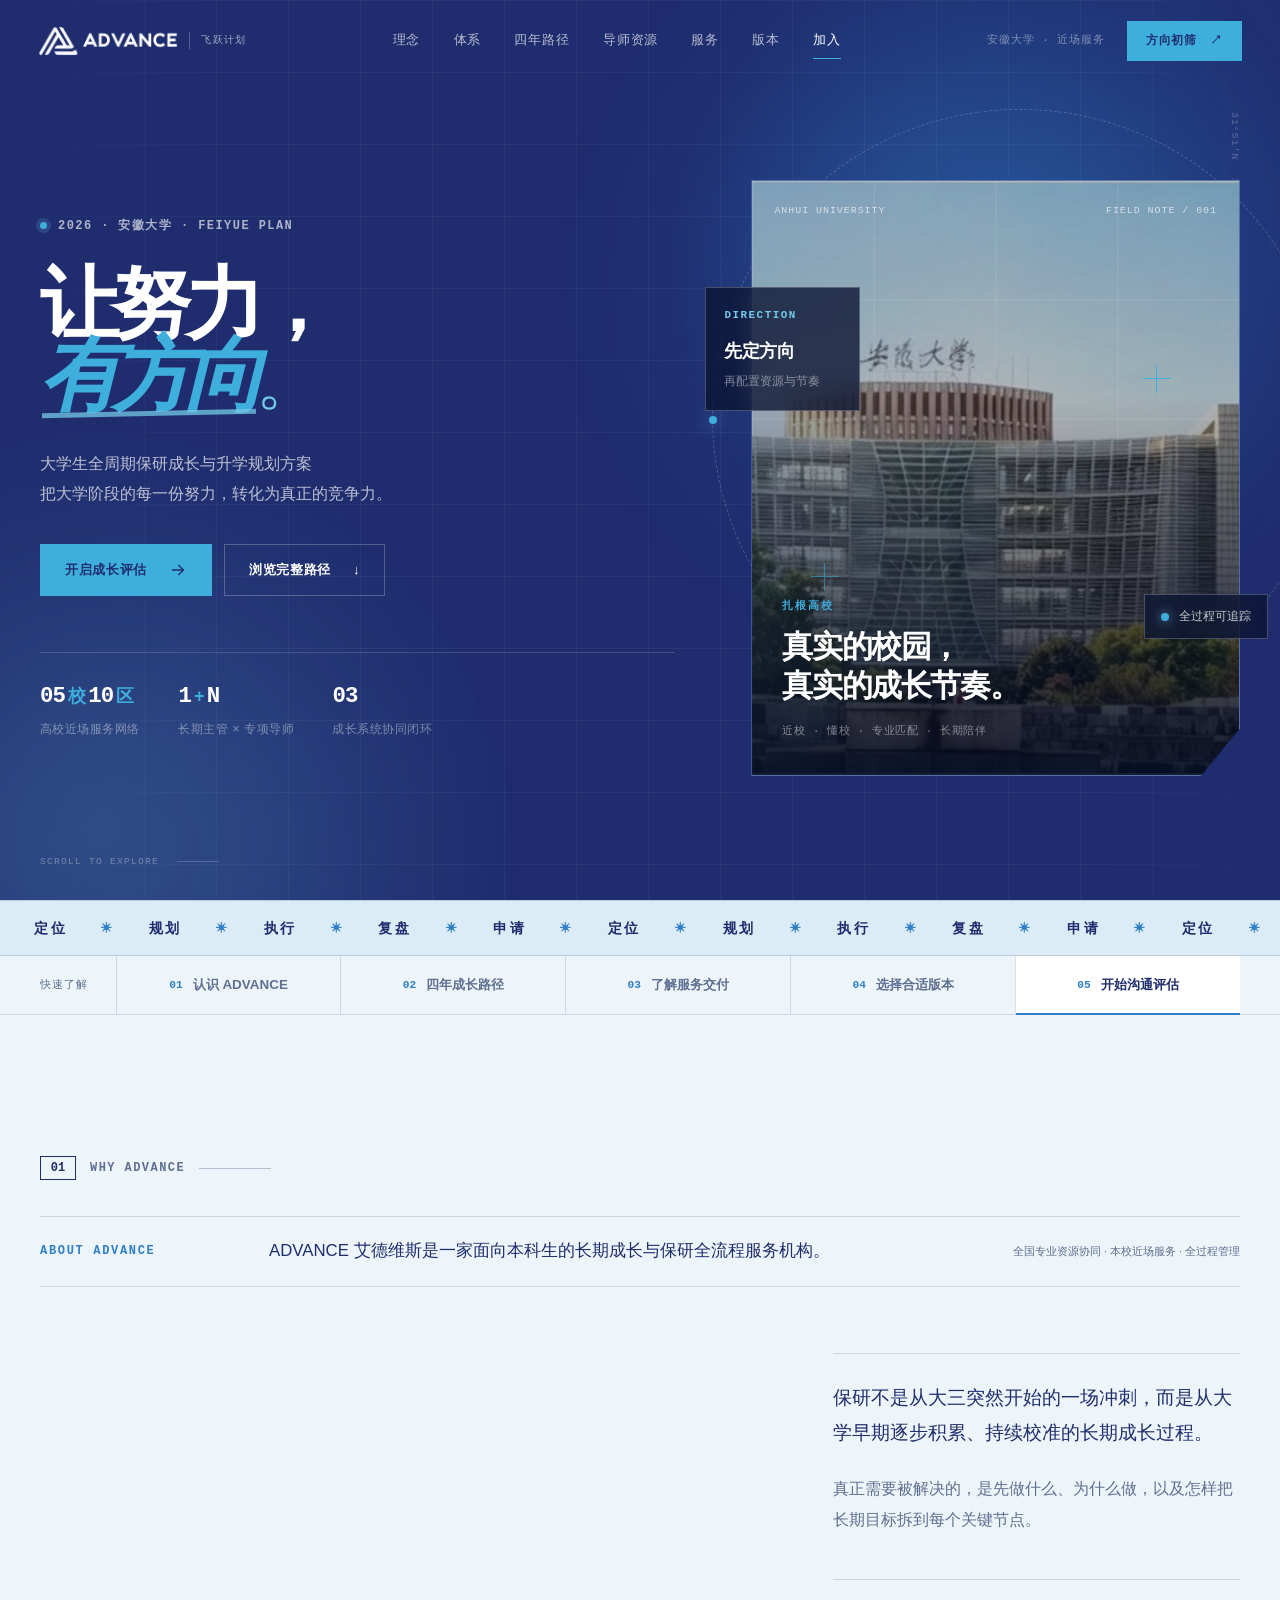
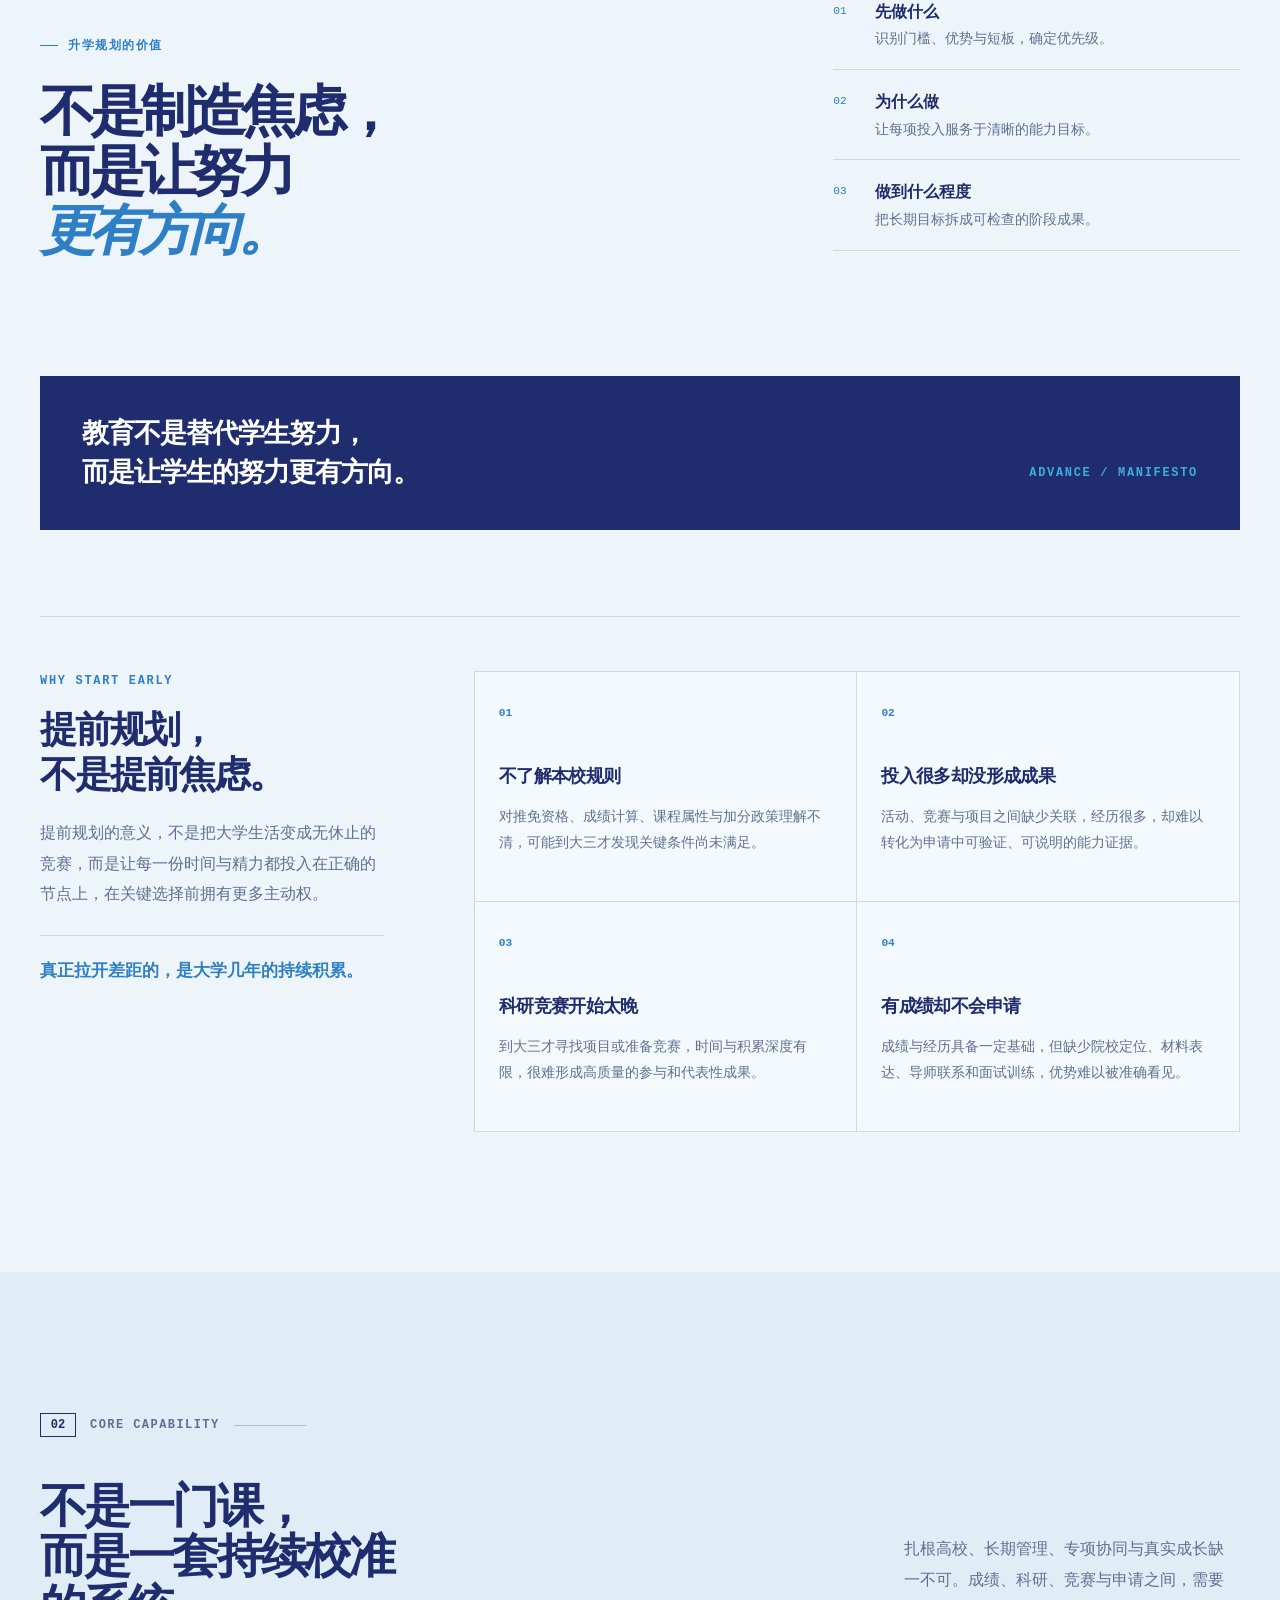
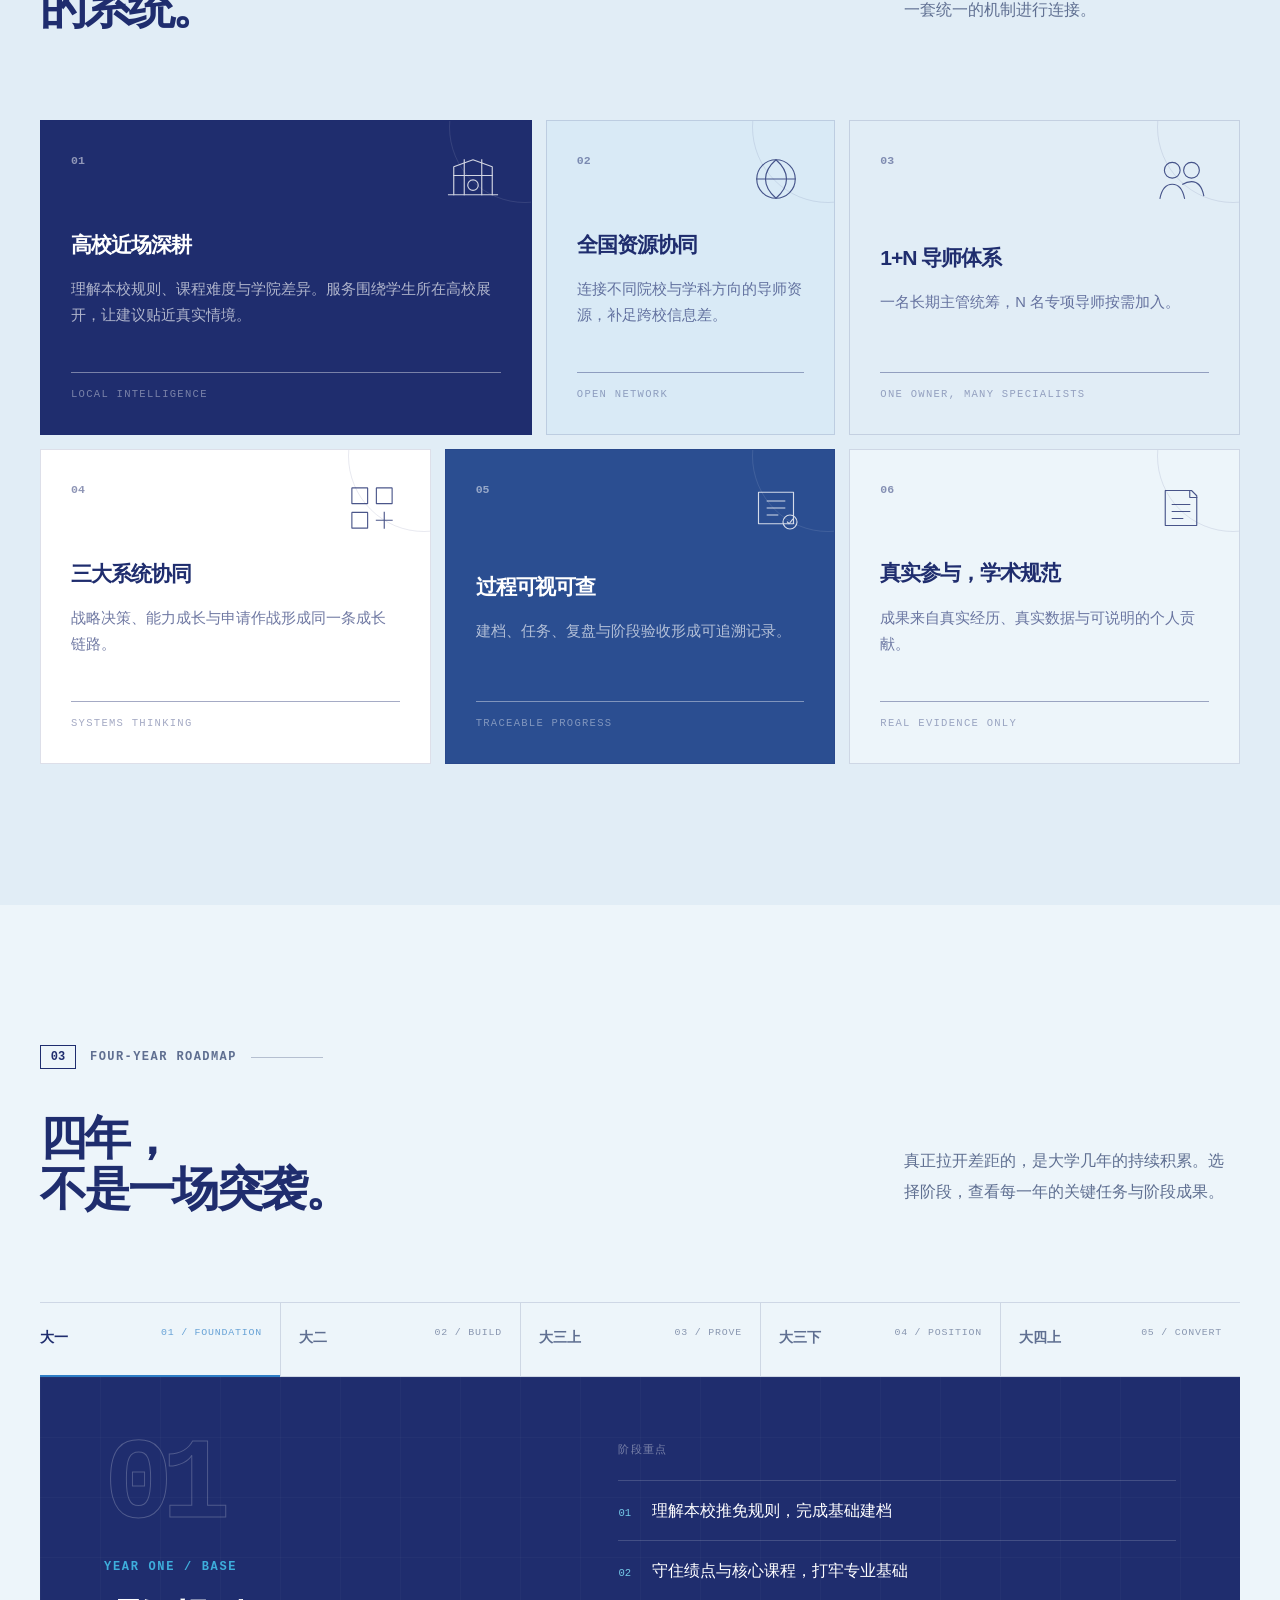
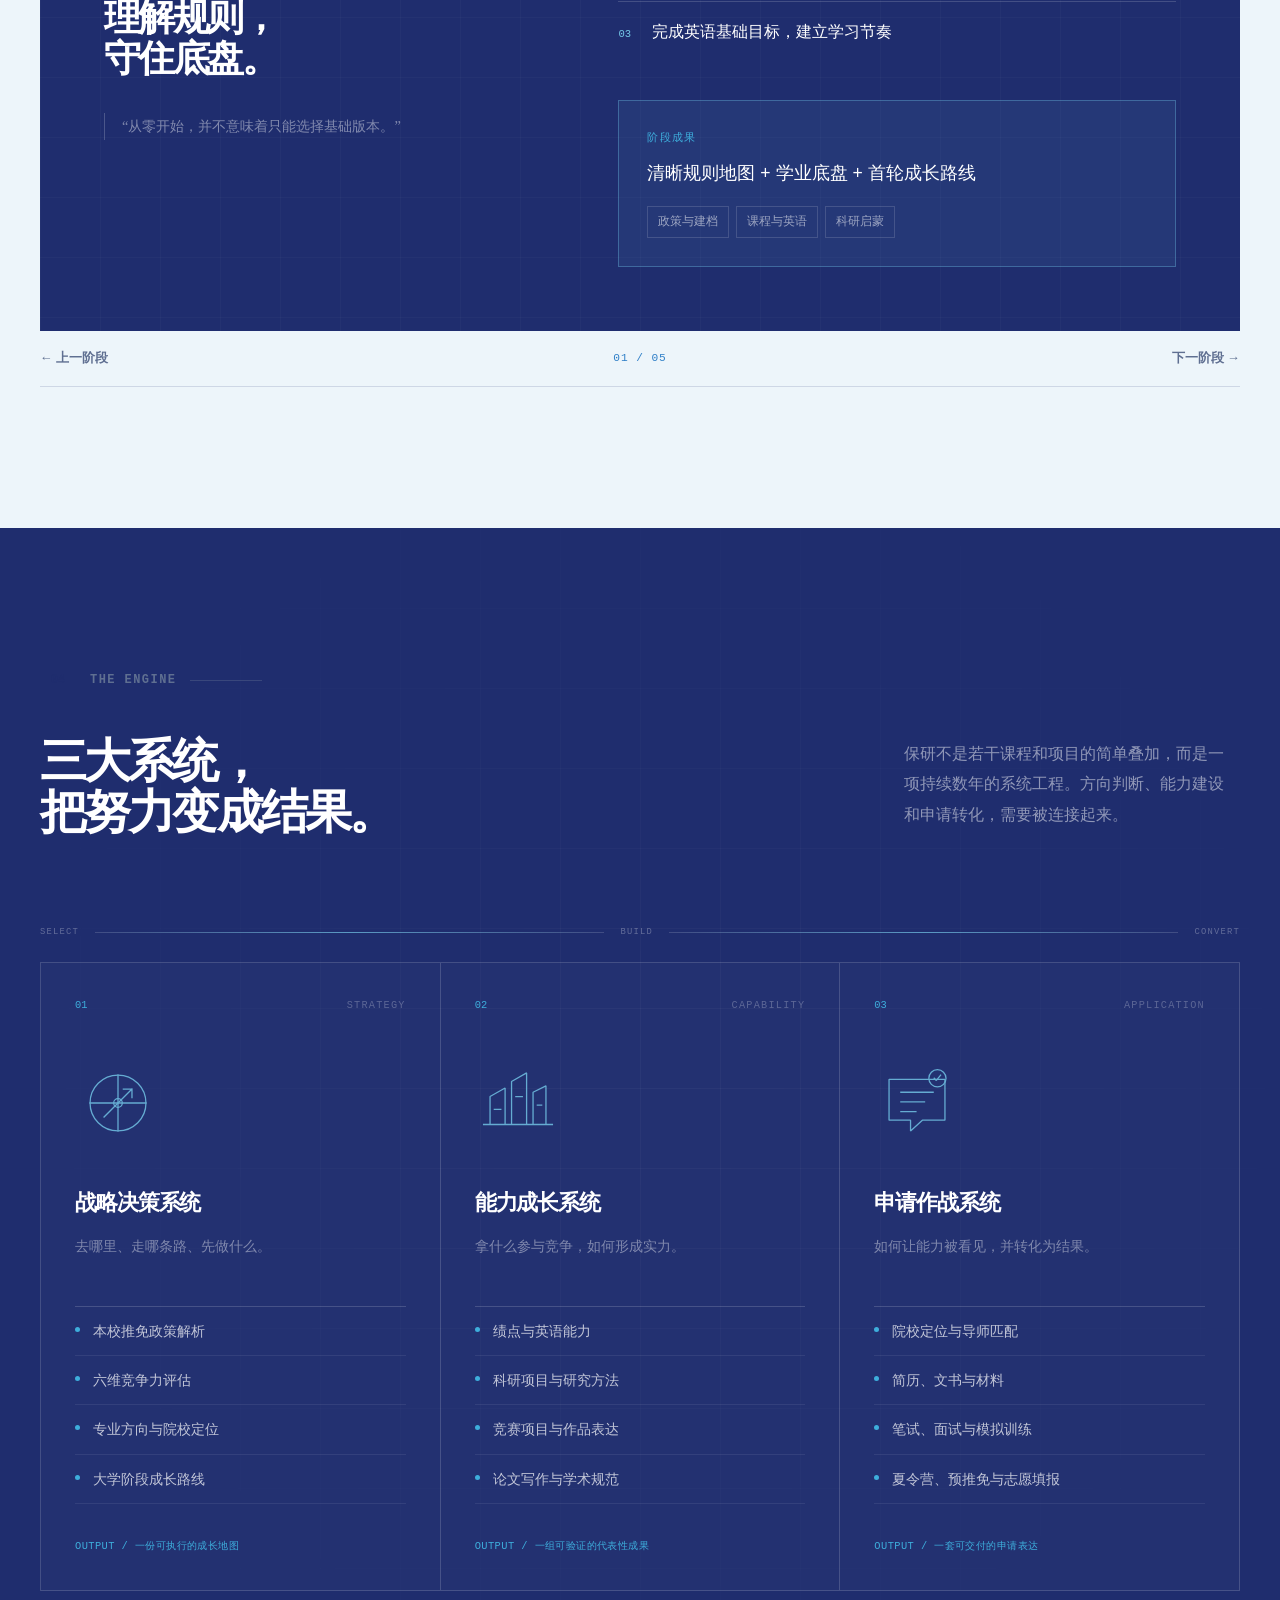
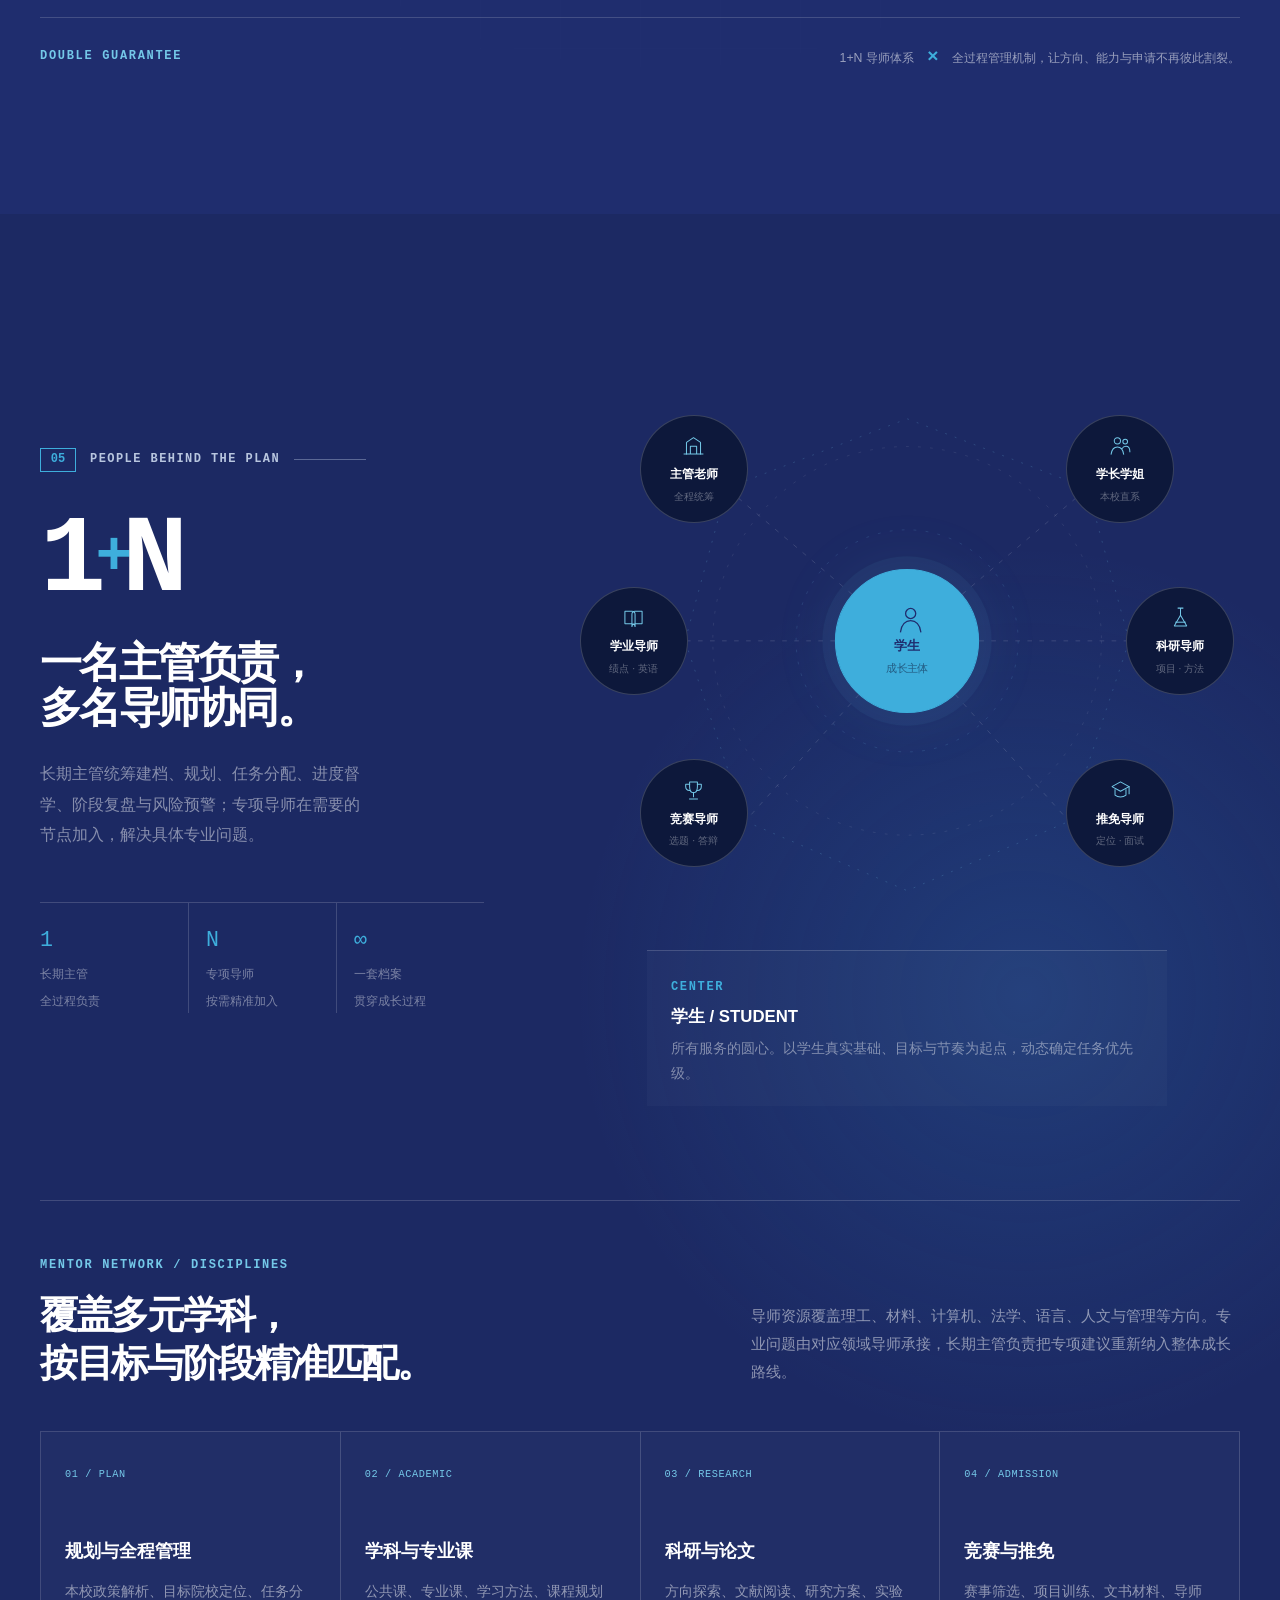
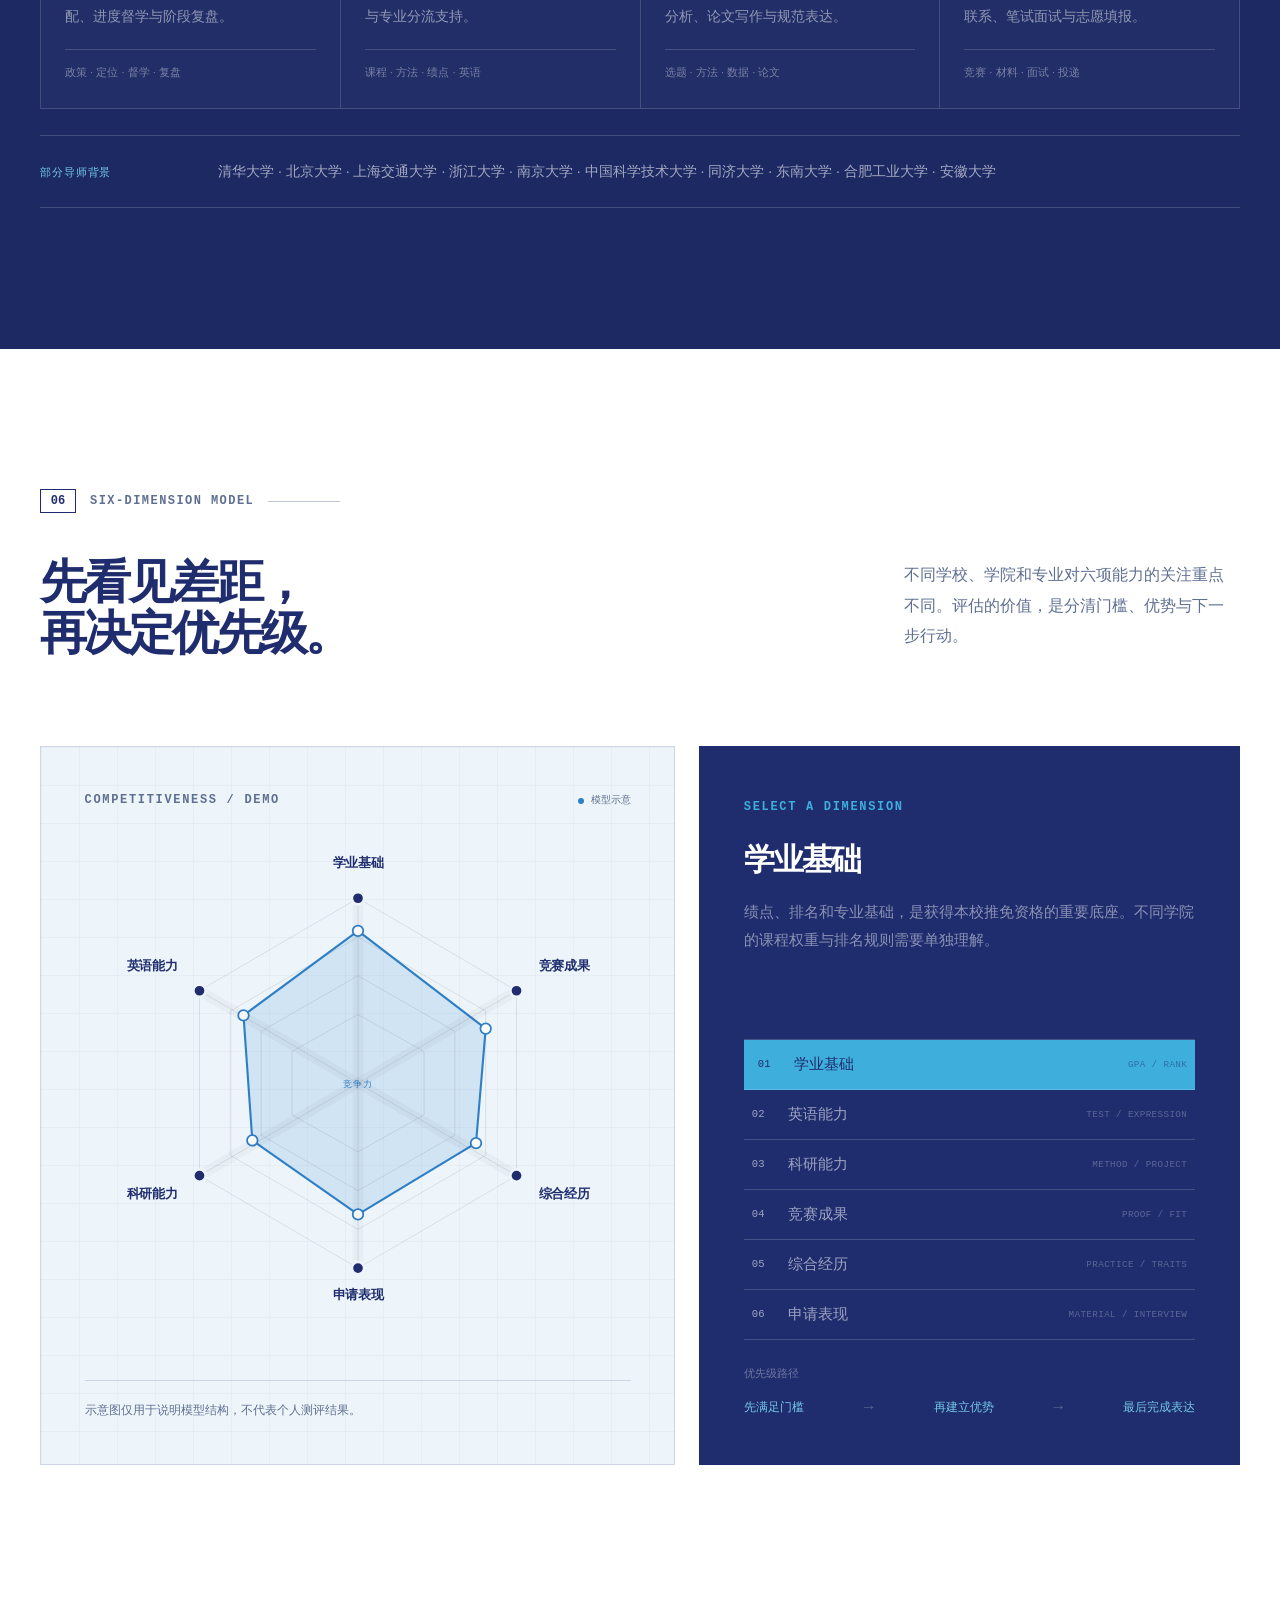
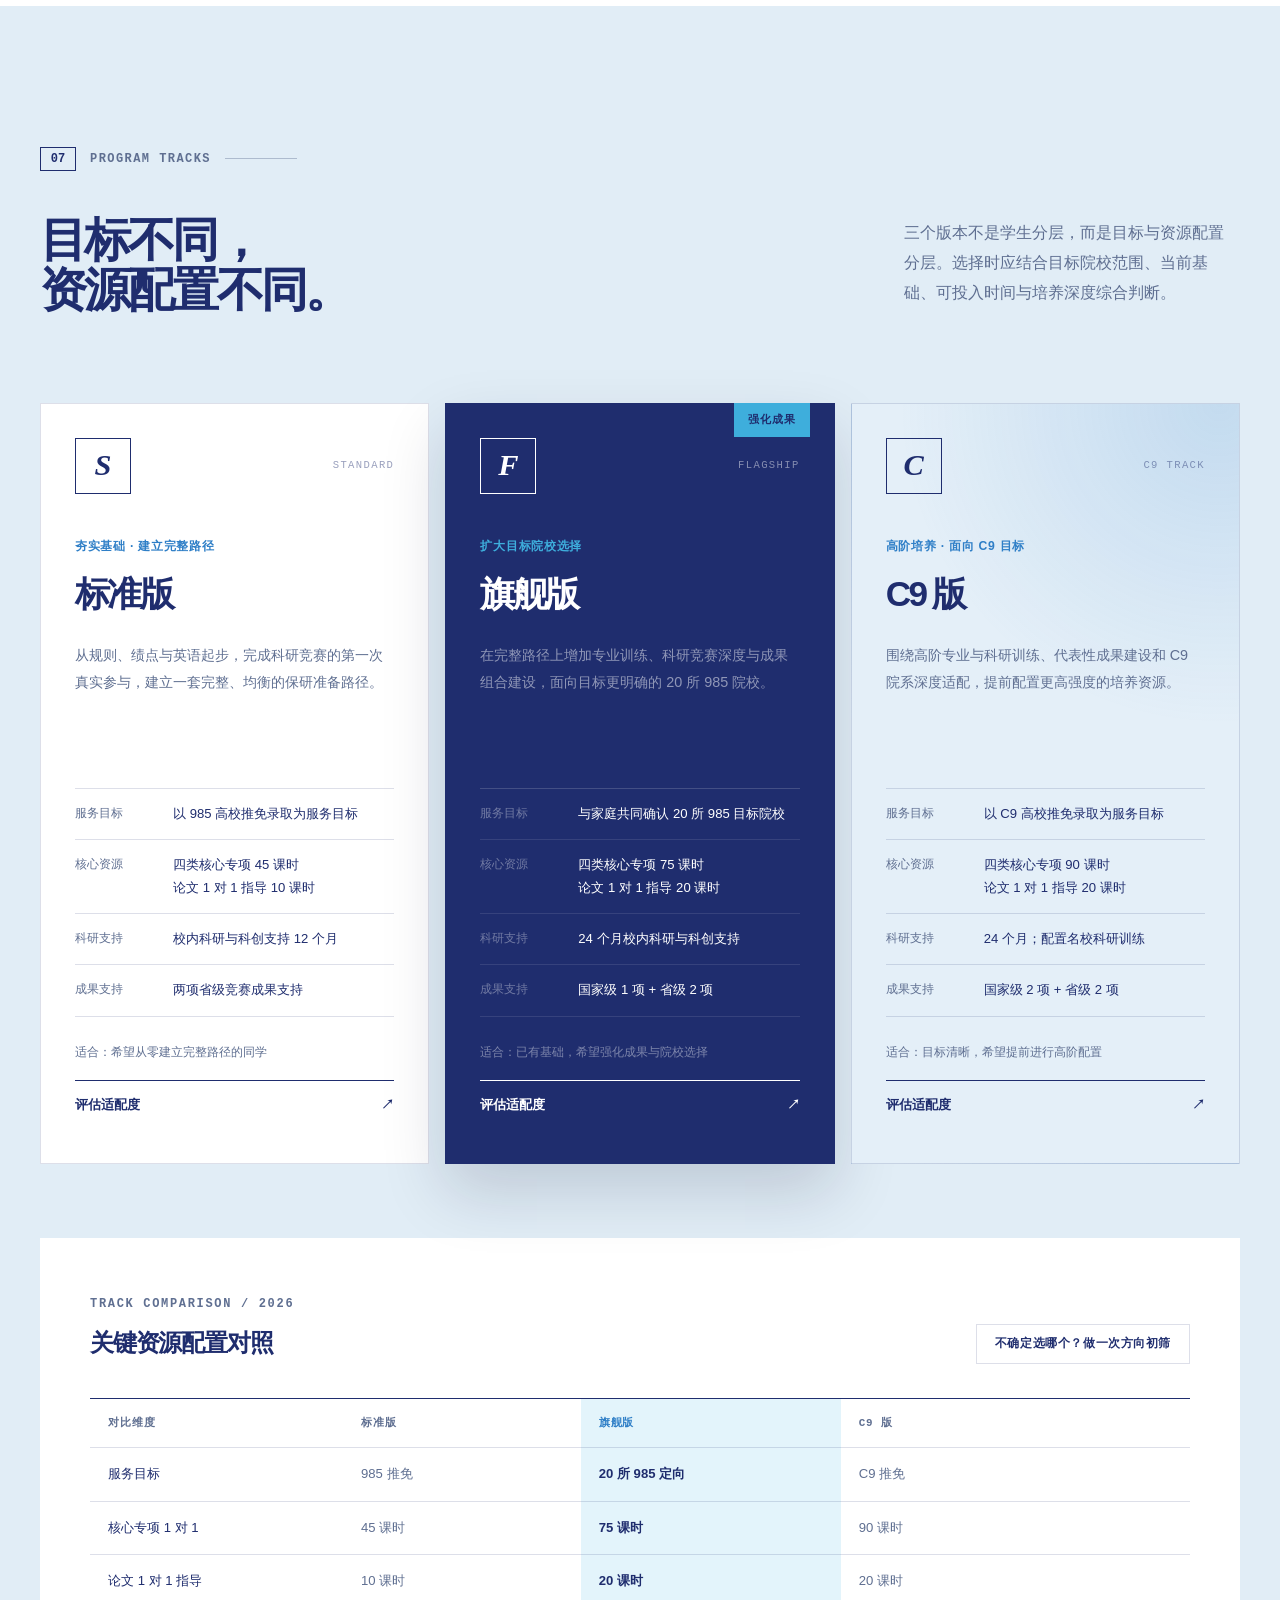
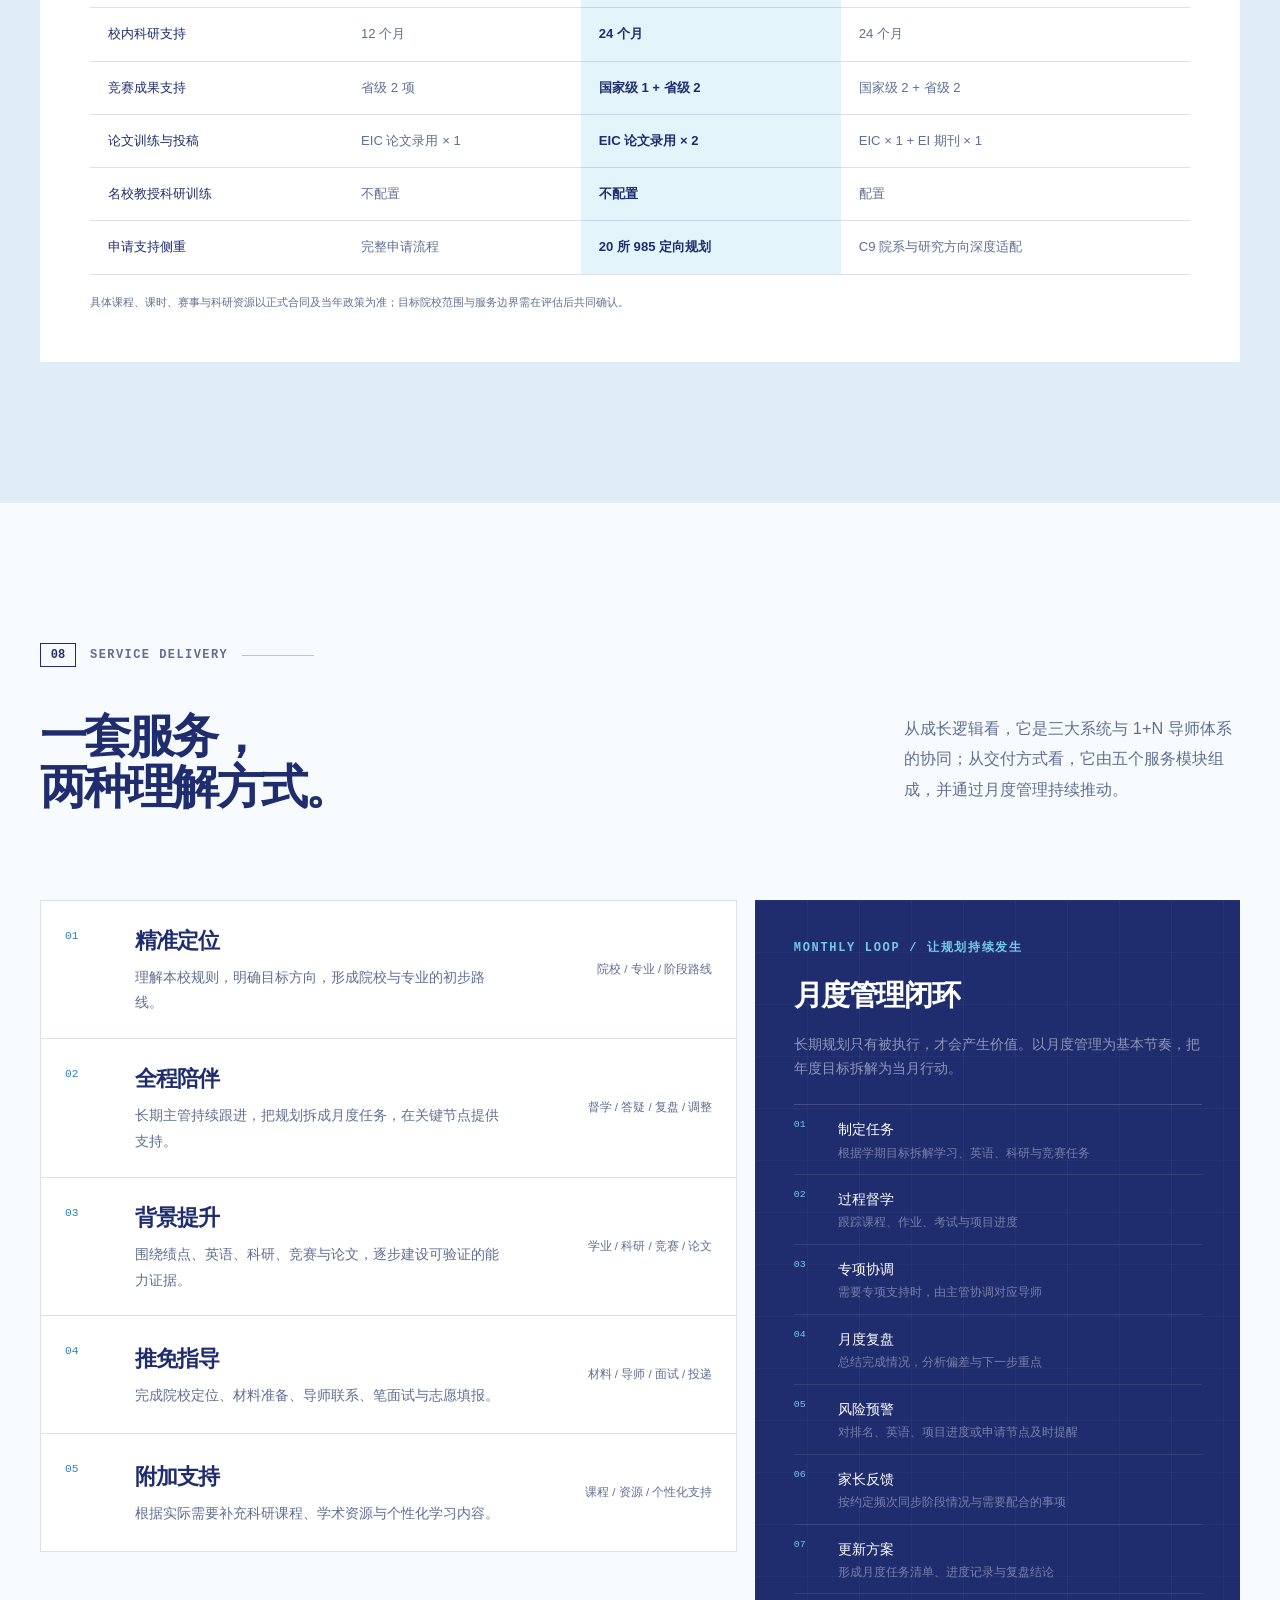
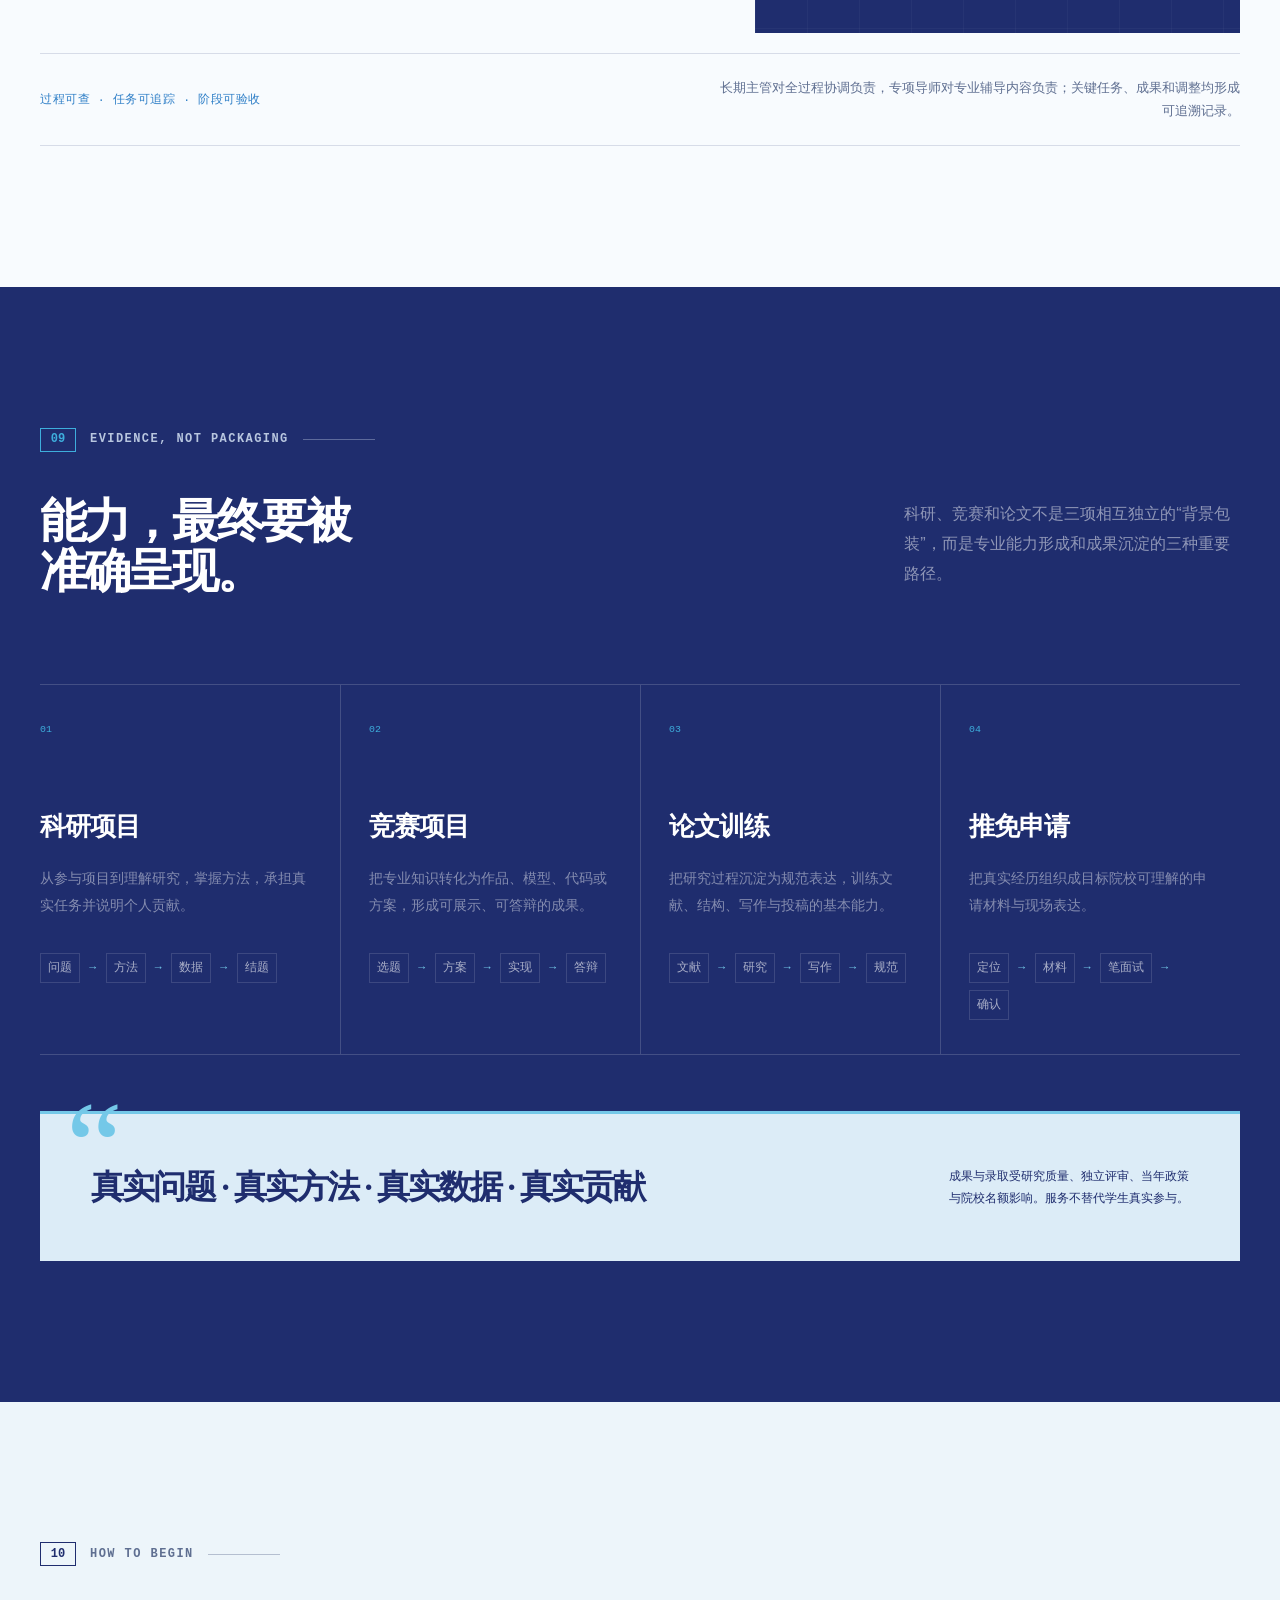
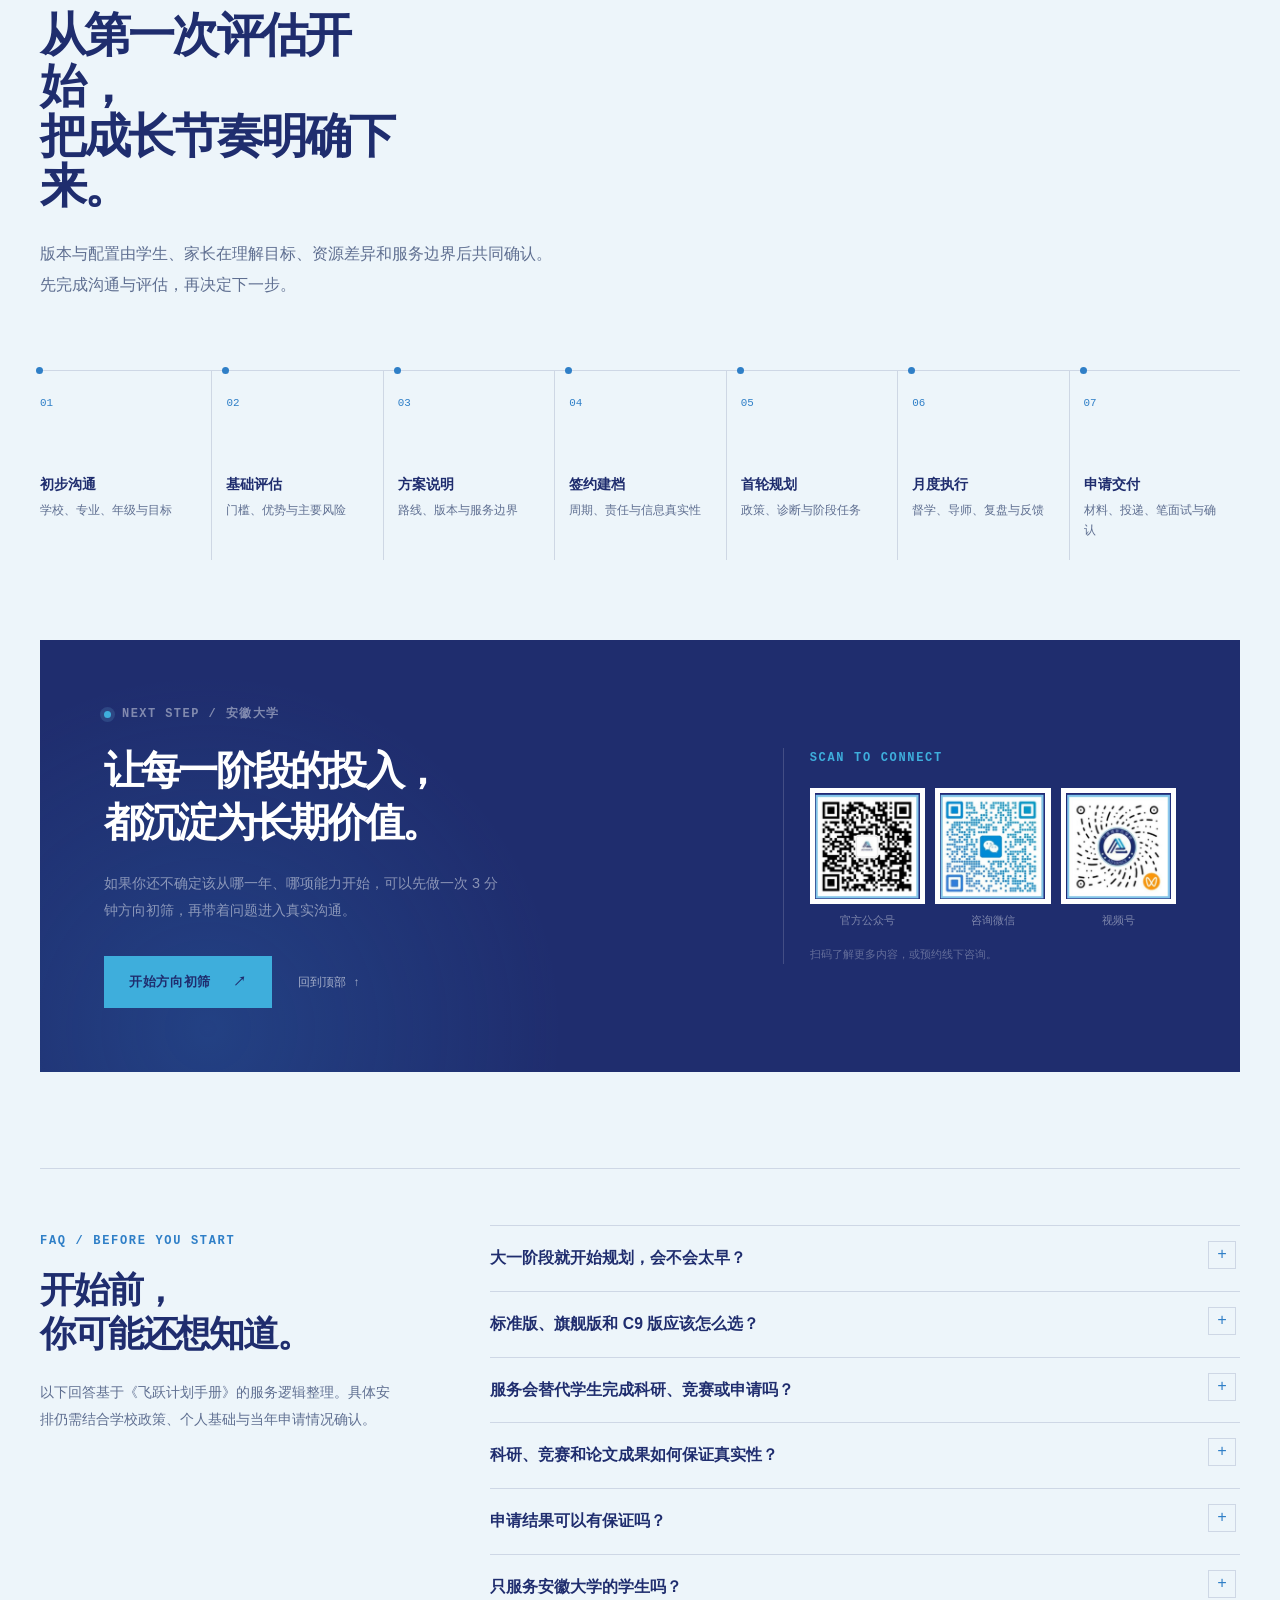
<file: index.html>
<!DOCTYPE html>
<html lang="zh-CN">
<head>
  <meta charset="UTF-8">
  <meta name="viewport" content="width=device-width, initial-scale=1.0">
  <meta name="theme-color" content="#1f2d6e">
  <meta name="description" content="ADVANCE 飞跃计划：面向安徽大学本科生的全周期保研成长与升学规划方案。以高校近场服务、全国专业资源、1+N 导师体系与全过程管理，陪伴学生完成方向判断、能力建设与推免申请。">
  <title>ADVANCE 飞跃计划｜让努力，有方向</title>
  <link rel="icon" href="assets/favicon.png" type="image/png">
  <link rel="preload" href="assets/anhui-campus.jpg" as="image">
  <link rel="stylesheet" href="styles.css">
  <script>document.documentElement.classList.add('js');</script>
</head>
<body>
  <a class="skip-link" href="#main">跳到主要内容</a>
  <div class="scroll-progress" aria-hidden="true"><span id="scrollProgress"></span></div>

  <header class="site-header" id="siteHeader">
    <a class="brand" href="#top" aria-label="ADVANCE 飞跃计划首页">
      <img class="brand-logo" src="assets/advance-logo-white.png" alt="ADVANCE 艾德维斯" width="584" height="125">
      <span class="brand-sub">飞跃计划</span>
    </a>

    <nav class="main-nav" id="mainNav" aria-label="主导航">
      <a href="#philosophy">理念</a>
      <a href="#system">体系</a>
      <a href="#roadmap">四年路径</a>
      <a href="#mentors">导师资源</a>
      <a href="#services">服务</a>
      <a href="#tracks">版本</a>
      <a href="#join">加入</a>
      <button class="btn btn-lime mobile-cta" type="button" data-open-quiz>
        开始方向初筛 <span aria-hidden="true">↗</span>
      </button>
    </nav>

    <div class="header-actions">
      <span class="campus-label">安徽大学 · 近场服务</span>
      <button class="btn btn-small btn-lime" type="button" data-open-quiz>
        方向初筛 <span aria-hidden="true">↗</span>
      </button>
      <button class="menu-toggle" type="button" aria-label="打开菜单" aria-expanded="false" aria-controls="mainNav">
        <span></span><span></span>
      </button>
    </div>
  </header>

  <main id="main">
    <section class="hero" id="top" aria-labelledby="heroTitle">
      <div class="hero-grid" aria-hidden="true"></div>
      <div class="hero-glow hero-glow-a" aria-hidden="true"></div>
      <div class="hero-glow hero-glow-b" aria-hidden="true"></div>
      <div class="hero-coordinates" aria-hidden="true">
        <span>31°51′N</span>
        <span>117°17′E</span>
      </div>

      <div class="hero-inner">
        <div class="hero-copy">
          <p class="eyebrow hero-enter" style="--delay:.05s">
            <span class="live-dot"></span>
            2026 · 安徽大学 · FEIYUE PLAN
          </p>
          <h1 class="hero-title hero-enter" id="heroTitle" style="--delay:.12s">
            <span>让努力，</span>
            <span class="title-accent"><em>有方向</em><b>。</b></span>
          </h1>
          <p class="hero-deck hero-enter" style="--delay:.22s">
            大学生全周期保研成长与升学规划方案<br>
            把大学阶段的每一份努力，转化为真正的竞争力。
          </p>
          <div class="hero-actions hero-enter" style="--delay:.3s">
            <button class="btn btn-primary" type="button" data-open-quiz>
              开启成长评估
              <svg viewBox="0 0 20 20" aria-hidden="true"><path d="M4 10h12M11 5l5 5-5 5"/></svg>
            </button>
            <a class="btn btn-ghost" href="#roadmap">浏览完整路径 <span aria-hidden="true">↓</span></a>
          </div>
          <dl class="hero-stats hero-enter" style="--delay:.38s">
            <div><dt>05<span>校</span>10<span>区</span></dt><dd>高校近场服务网络</dd></div>
            <div><dt>1<span>+</span>N</dt><dd>长期主管 × 专项导师</dd></div>
            <div><dt>03</dt><dd>成长系统协同闭环</dd></div>
          </dl>
        </div>

        <figure class="hero-media hero-enter" style="--delay:.2s">
          <div class="hero-orbit" aria-hidden="true">
            <span class="orbit-label">LOCAL / LONG-TERM / EVIDENCE-BASED</span>
          </div>
          <div class="media-frame">
            <img src="assets/anhui-campus.jpg" alt="安徽大学校园建筑与广场" width="2026" height="840">
            <div class="media-grid" aria-hidden="true"></div>
            <div class="media-topline">
              <span>ANHUI UNIVERSITY</span>
              <span>FIELD NOTE / 001</span>
            </div>
            <div class="focus-cross focus-cross-a" aria-hidden="true"></div>
            <div class="focus-cross focus-cross-b" aria-hidden="true"></div>
            <figcaption>
              <span class="media-kicker">扎根高校</span>
              <strong>真实的校园，<br>真实的成长节奏。</strong>
              <span class="media-foot">近校 · 懂校 · 专业匹配 · 长期陪伴</span>
            </figcaption>
          </div>
          <div class="floating-card floating-card-a">
            <span class="mono">DIRECTION</span>
            <strong>先定方向</strong>
            <small>再配置资源与节奏</small>
          </div>
          <div class="floating-card floating-card-b">
            <span class="signal" aria-hidden="true"></span>
            <span>全过程可追踪</span>
          </div>
          <span class="vertical-note">ADVANCE / 2026 PRODUCT MANUAL</span>
        </figure>
      </div>

      <a class="scroll-cue" href="#philosophy" aria-label="向下浏览">
        <span>SCROLL TO EXPLORE</span>
        <i aria-hidden="true"></i>
      </a>
    </section>

    <div class="marquee" aria-hidden="true">
      <div class="marquee-track">
        <span>定位 <i>✳</i></span><span>规划 <i>✳</i></span><span>执行 <i>✳</i></span><span>复盘 <i>✳</i></span><span>申请 <i>✳</i></span>
        <span>定位 <i>✳</i></span><span>规划 <i>✳</i></span><span>执行 <i>✳</i></span><span>复盘 <i>✳</i></span><span>申请 <i>✳</i></span>
        <span>定位 <i>✳</i></span><span>规划 <i>✳</i></span><span>执行 <i>✳</i></span><span>复盘 <i>✳</i></span><span>申请 <i>✳</i></span>
      </div>
    </div>

    <nav class="quick-path" aria-label="本页快速路径">
      <div class="container">
        <span class="quick-path-label">快速了解</span>
        <a href="#philosophy" aria-label="认识 ADVANCE">
          <b>01</b><span class="quick-long">认识 ADVANCE</span><span class="quick-short">认识</span>
        </a>
        <a href="#roadmap" aria-label="四年成长路径">
          <b>02</b><span class="quick-long">四年成长路径</span><span class="quick-short">路径</span>
        </a>
        <a href="#services" aria-label="了解服务交付">
          <b>03</b><span class="quick-long">了解服务交付</span><span class="quick-short">服务</span>
        </a>
        <a href="#tracks" aria-label="选择合适版本">
          <b>04</b><span class="quick-long">选择合适版本</span><span class="quick-short">版本</span>
        </a>
        <a href="#join" aria-label="开始沟通评估">
          <b>05</b><span class="quick-long">开始沟通评估</span><span class="quick-short">加入</span>
        </a>
      </div>
    </nav>

    <section class="section philosophy" id="philosophy" aria-labelledby="philosophyTitle">
      <div class="container">
        <div class="section-label reveal">
          <span>01</span>
          <span>WHY ADVANCE</span>
          <i></i>
        </div>
        <div class="brand-line reveal">
          <span class="mono">ABOUT ADVANCE</span>
          <p>ADVANCE 艾德维斯是一家面向本科生的长期成长与保研全流程服务机构。</p>
          <span class="brand-meta">全国专业资源协同 · 本校近场服务 · 全过程管理</span>
        </div>
        <div class="philosophy-grid">
          <div class="quote-block reveal">
            <p class="kicker">升学规划的价值</p>
            <h2 id="philosophyTitle">
              不是制造焦虑，<br>
              而是让努力<br>
              <em>更有方向。</em>
            </h2>
          </div>
          <div class="philosophy-copy">
            <p class="lead reveal">保研不是从大三突然开始的一场冲刺，而是从大学早期逐步积累、持续校准的长期成长过程。</p>
            <p class="reveal">真正需要被解决的，是先做什么、为什么做，以及怎样把长期目标拆到每个关键节点。</p>
            <ol class="principle-list">
              <li class="reveal">
                <span>01</span>
                <div><strong>先做什么</strong><p>识别门槛、优势与短板，确定优先级。</p></div>
              </li>
              <li class="reveal">
                <span>02</span>
                <div><strong>为什么做</strong><p>让每项投入服务于清晰的能力目标。</p></div>
              </li>
              <li class="reveal">
                <span>03</span>
                <div><strong>做到什么程度</strong><p>把长期目标拆成可检查的阶段成果。</p></div>
              </li>
            </ol>
          </div>
        </div>
        <div class="manifesto-strip reveal">
          <p>教育不是替代学生努力，<br>而是让学生的努力更有方向。</p>
          <span class="mono">ADVANCE / MANIFESTO</span>
        </div>
        <div class="why-early">
          <div class="why-early-copy reveal">
            <p class="mono">WHY START EARLY</p>
            <h3>提前规划，<br>不是提前焦虑。</h3>
            <p>提前规划的意义，不是把大学生活变成无休止的竞赛，而是让每一份时间与精力都投入在正确的节点上，在关键选择前拥有更多主动权。</p>
            <strong>真正拉开差距的，是大学几年的持续积累。</strong>
          </div>
          <div class="issue-grid">
            <article class="reveal">
              <span>01</span>
              <h4>不了解本校规则</h4>
              <p>对推免资格、成绩计算、课程属性与加分政策理解不清，可能到大三才发现关键条件尚未满足。</p>
            </article>
            <article class="reveal">
              <span>02</span>
              <h4>投入很多却没形成成果</h4>
              <p>活动、竞赛与项目之间缺少关联，经历很多，却难以转化为申请中可验证、可说明的能力证据。</p>
            </article>
            <article class="reveal">
              <span>03</span>
              <h4>科研竞赛开始太晚</h4>
              <p>到大三才寻找项目或准备竞赛，时间与积累深度有限，很难形成高质量的参与和代表性成果。</p>
            </article>
            <article class="reveal">
              <span>04</span>
              <h4>有成绩却不会申请</h4>
              <p>成绩与经历具备一定基础，但缺少院校定位、材料表达、导师联系和面试训练，优势难以被准确看见。</p>
            </article>
          </div>
        </div>
      </div>
    </section>

    <section class="section capabilities" id="system" aria-labelledby="capabilitiesTitle">
      <div class="container">
        <div class="section-head">
          <div>
            <div class="section-label reveal">
              <span>02</span><span>CORE CAPABILITY</span><i></i>
            </div>
            <h2 class="section-title reveal" id="capabilitiesTitle">不是一门课，<br>而是一套持续校准的系统。</h2>
          </div>
          <p class="section-intro reveal">扎根高校、长期管理、专项协同与真实成长缺一不可。成绩、科研、竞赛与申请之间，需要一套统一的机制进行连接。</p>
        </div>

        <div class="capability-grid">
          <article class="cap-card cap-feature reveal">
            <div class="cap-top">
              <span class="cap-num">01</span>
              <svg class="cap-icon" viewBox="0 0 64 64" aria-hidden="true">
                <path d="M10 50V18l22-8 22 8v32"/><path d="M10 28h44M22 10v40M42 10v40"/><path d="M4 50h56"/><circle cx="32" cy="39" r="6"/>
              </svg>
            </div>
            <div>
              <h3>高校近场深耕</h3>
              <p>理解本校规则、课程难度与学院差异。服务围绕学生所在高校展开，让建议贴近真实情境。</p>
            </div>
            <span class="cap-tag">LOCAL INTELLIGENCE</span>
          </article>

          <article class="cap-card cap-lime reveal">
            <div class="cap-top">
              <span class="cap-num">02</span>
              <svg class="cap-icon" viewBox="0 0 64 64" aria-hidden="true">
                <circle cx="32" cy="32" r="22"/><path d="M10 32h44M32 10c8 7 12 14 12 22S40 47 32 54M32 10c-8 7-12 14-12 22s4 15 12 22"/>
              </svg>
            </div>
            <div>
              <h3>全国资源协同</h3>
              <p>连接不同院校与学科方向的导师资源，补足跨校信息差。</p>
            </div>
            <span class="cap-tag">OPEN NETWORK</span>
          </article>

          <article class="cap-card cap-outline reveal">
            <div class="cap-top">
              <span class="cap-num">03</span>
              <svg class="cap-icon" viewBox="0 0 64 64" aria-hidden="true">
                <circle cx="22" cy="22" r="9"/><circle cx="44" cy="22" r="9"/><path d="M8 54c2-10 7-16 14-16s12 6 14 16M34 38c3-2 6-3 10-3 7 0 12 6 14 16"/>
              </svg>
            </div>
            <div>
              <h3>1+N 导师体系</h3>
              <p>一名长期主管统筹，N 名专项导师按需加入。</p>
            </div>
            <span class="cap-tag">ONE OWNER, MANY SPECIALISTS</span>
          </article>

          <article class="cap-card reveal">
            <div class="cap-top">
              <span class="cap-num">04</span>
              <svg class="cap-icon" viewBox="0 0 64 64" aria-hidden="true">
                <rect x="9" y="9" width="18" height="18"/><rect x="37" y="9" width="18" height="18"/><rect x="9" y="37" width="18" height="18"/><path d="M37 46h18M46 37v18"/>
              </svg>
            </div>
            <div>
              <h3>三大系统协同</h3>
              <p>战略决策、能力成长与申请作战形成同一条成长链路。</p>
            </div>
            <span class="cap-tag">SYSTEMS THINKING</span>
          </article>

          <article class="cap-card cap-navy reveal">
            <div class="cap-top">
              <span class="cap-num">05</span>
              <svg class="cap-icon" viewBox="0 0 64 64" aria-hidden="true">
                <path d="M12 50V14h40v36H12Z"/><path d="M22 24h20M22 32h20M22 40h12"/><circle cx="48" cy="48" r="8"/>
                <path d="m45 48 2 2 4-5"/>
              </svg>
            </div>
            <div>
              <h3>过程可视可查</h3>
              <p>建档、任务、复盘与阶段验收形成可追溯记录。</p>
            </div>
            <span class="cap-tag">TRACEABLE PROGRESS</span>
          </article>

          <article class="cap-card cap-serif reveal">
            <div class="cap-top">
              <span class="cap-num">06</span>
              <svg class="cap-icon" viewBox="0 0 64 64" aria-hidden="true">
                <path d="M14 12h30l6 6v34H14V12Z"/><path d="M42 12v8h8M22 28h20M22 36h20M22 44h12"/>
              </svg>
            </div>
            <div>
              <h3>真实参与，学术规范</h3>
              <p>成果来自真实经历、真实数据与可说明的个人贡献。</p>
            </div>
            <span class="cap-tag">REAL EVIDENCE ONLY</span>
          </article>
        </div>
      </div>
    </section>

    <section class="section roadmap" id="roadmap" aria-labelledby="roadmapTitle">
      <div class="container">
        <div class="section-head roadmap-head">
          <div>
            <div class="section-label reveal">
              <span>03</span><span>FOUR-YEAR ROADMAP</span><i></i>
            </div>
            <h2 class="section-title reveal" id="roadmapTitle">四年，<br>不是一场突袭。</h2>
          </div>
          <p class="section-intro reveal">真正拉开差距的，是大学几年的持续积累。选择阶段，查看每一年的关键任务与阶段成果。</p>
        </div>

        <div class="journey reveal">
          <div class="stage-tabs" role="tablist" aria-label="大学四年成长阶段">
            <button class="stage-tab is-active" role="tab" aria-selected="true" aria-controls="stage-y1" id="tab-y1" data-stage="y1">
              <span class="stage-year">大一</span><span class="stage-code">01 / FOUNDATION</span>
            </button>
            <button class="stage-tab" role="tab" aria-selected="false" aria-controls="stage-y2" id="tab-y2" data-stage="y2" tabindex="-1">
              <span class="stage-year">大二</span><span class="stage-code">02 / BUILD</span>
            </button>
            <button class="stage-tab" role="tab" aria-selected="false" aria-controls="stage-y3a" id="tab-y3a" data-stage="y3a" tabindex="-1">
              <span class="stage-year">大三上</span><span class="stage-code">03 / PROVE</span>
            </button>
            <button class="stage-tab" role="tab" aria-selected="false" aria-controls="stage-y3b" id="tab-y3b" data-stage="y3b" tabindex="-1">
              <span class="stage-year">大三下</span><span class="stage-code">04 / POSITION</span>
            </button>
            <button class="stage-tab" role="tab" aria-selected="false" aria-controls="stage-y4" id="tab-y4" data-stage="y4" tabindex="-1">
              <span class="stage-year">大四上</span><span class="stage-code">05 / CONVERT</span>
            </button>
            <div class="stage-progress" aria-hidden="true"><span id="stageProgress"></span></div>
          </div>

          <div class="stage-panels">
            <article class="stage-panel is-active" id="stage-y1" role="tabpanel" aria-labelledby="tab-y1">
              <div class="stage-title-side">
                <span class="stage-index">01</span>
                <p class="mono">YEAR ONE / BASE</p>
                <h3>理解规则，<br>守住底盘。</h3>
                <p class="stage-quote">“从零开始，并不意味着只能选择基础版本。”</p>
              </div>
              <div class="stage-detail">
                <div class="stage-focus">
                  <span>阶段重点</span>
                  <ul>
                    <li><b>01</b>理解本校推免规则，完成基础建档</li>
                    <li><b>02</b>守住绩点与核心课程，打牢专业基础</li>
                    <li><b>03</b>完成英语基础目标，建立学习节奏</li>
                  </ul>
                </div>
                <div class="stage-output">
                  <span>阶段成果</span>
                  <strong>清晰规则地图 + 学业底盘 + 首轮成长路线</strong>
                  <div class="chip-row">
                    <span>政策与建档</span><span>课程与英语</span><span>科研启蒙</span>
                  </div>
                </div>
              </div>
            </article>

            <article class="stage-panel" id="stage-y2" role="tabpanel" aria-labelledby="tab-y2" hidden>
              <div class="stage-title-side">
                <span class="stage-index">02</span>
                <p class="mono">YEAR TWO / BUILD</p>
                <h3>稳定排名，<br>开始积累。</h3>
                <p class="stage-quote">“能力不是名词，而是一次次真实参与后的方法沉淀。”</p>
              </div>
              <div class="stage-detail">
                <div class="stage-focus">
                  <span>阶段重点</span>
                  <ul>
                    <li><b>01</b>稳定专业排名，补齐关键能力短板</li>
                    <li><b>02</b>进入科研项目，建立文献与方法意识</li>
                    <li><b>03</b>选择高价值竞赛，完成第一次项目闭环</li>
                  </ul>
                </div>
                <div class="stage-output">
                  <span>阶段成果</span>
                  <strong>能力成长全面启动 + 首批项目经历 + 可复用方法</strong>
                  <div class="chip-row">
                    <span>科研启蒙</span><span>竞赛项目</span><span>成果沉淀</span>
                  </div>
                </div>
              </div>
            </article>

            <article class="stage-panel" id="stage-y3a" role="tabpanel" aria-labelledby="tab-y3a" hidden>
              <div class="stage-title-side">
                <span class="stage-index">03</span>
                <p class="mono">YEAR THREE / PROVE</p>
                <h3>形成代表作，<br>明确方向。</h3>
                <p class="stage-quote">“不是项目越多越好，而是形成与目标院校匹配、可验证的成果。”</p>
              </div>
              <div class="stage-detail">
                <div class="stage-focus">
                  <span>阶段重点</span>
                  <ul>
                    <li><b>01</b>在科研、竞赛或论文中形成代表性成果</li>
                    <li><b>02</b>明确研究兴趣与目标专业方向</li>
                    <li><b>03</b>建立冲、稳、保院校梯度，完成材料初稿</li>
                  </ul>
                </div>
                <div class="stage-output">
                  <span>阶段成果</span>
                  <strong>代表性成果集中形成 + 研究方向 + 目标院校地图</strong>
                  <div class="chip-row">
                    <span>成果沉淀</span><span>院校定位</span><span>材料准备</span>
                  </div>
                </div>
              </div>
            </article>

            <article class="stage-panel" id="stage-y3b" role="tabpanel" aria-labelledby="tab-y3b" hidden>
              <div class="stage-title-side">
                <span class="stage-index">04</span>
                <p class="mono">YEAR THREE / POSITION</p>
                <h3>完成定位，<br>进入申请场。</h3>
                <p class="stage-quote">“让能力被准确看见，是申请阶段真正要完成的工作。”</p>
              </div>
              <div class="stage-detail">
                <div class="stage-focus">
                  <span>阶段重点</span>
                  <ul>
                    <li><b>01</b>完成院校定位与导师研究方向匹配</li>
                    <li><b>02</b>打磨简历、个人陈述与研究计划</li>
                    <li><b>03</b>联系导师，完成夏令营申请与笔面试准备</li>
                  </ul>
                </div>
                <div class="stage-output">
                  <span>阶段成果</span>
                  <strong>申请材料包 + 导师联系记录 + 夏令营与预推免投递</strong>
                  <div class="chip-row">
                    <span>院校定位</span><span>导师联系</span><span>夏令营 / 预推免</span>
                  </div>
                </div>
              </div>
            </article>

            <article class="stage-panel" id="stage-y4" role="tabpanel" aria-labelledby="tab-y4" hidden>
              <div class="stage-title-side">
                <span class="stage-index">05</span>
                <p class="mono">YEAR FOUR / CONVERT</p>
                <h3>完成确认，<br>把结果落地。</h3>
                <p class="stage-quote">“申请不是一次投递，而是一套在关键节点持续校准的作战系统。”</p>
              </div>
              <div class="stage-detail">
                <div class="stage-focus">
                  <span>阶段重点</span>
                  <ul>
                    <li><b>01</b>参加预推免与正式推免阶段选拔</li>
                    <li><b>02</b>完成志愿填报、复试与录取确认</li>
                    <li><b>03</b>根据结果复盘，完成长期成长档案沉淀</li>
                  </ul>
                </div>
                <div class="stage-output">
                  <span>阶段成果</span>
                  <strong>申请结果确认 + 决策记录 + 可持续复用的成长档案</strong>
                  <div class="chip-row">
                    <span>预推免</span><span>志愿确认</span><span>结果复盘</span>
                  </div>
                </div>
              </div>
            </article>
          </div>
          <div class="stage-controls">
            <button type="button" id="prevStage">← 上一阶段</button>
            <span id="stageCounter">01 / 05</span>
            <button type="button" id="nextStage">下一阶段 →</button>
          </div>
        </div>
      </div>
    </section>

    <section class="section systems" aria-labelledby="systemsTitle">
      <div class="blueprint-grid" aria-hidden="true"></div>
      <div class="container">
        <div class="section-head systems-head">
          <div>
            <div class="section-label reveal">
              <span>04</span><span>THE ENGINE</span><i></i>
            </div>
            <h2 class="section-title reveal" id="systemsTitle">三大系统，<br>把努力变成结果。</h2>
          </div>
          <p class="section-intro reveal">保研不是若干课程和项目的简单叠加，而是一项持续数年的系统工程。方向判断、能力建设和申请转化，需要被连接起来。</p>
        </div>

        <div class="system-flow reveal">
          <span>SELECT</span><i></i><span>BUILD</span><i></i><span>CONVERT</span>
        </div>
        <div class="system-grid">
          <article class="system-card reveal">
            <div class="system-head">
              <span class="system-no">01</span>
              <span class="system-en">STRATEGY</span>
            </div>
            <svg class="system-icon" viewBox="0 0 80 80" aria-hidden="true">
              <circle cx="40" cy="40" r="26"/><path d="M40 14v52M14 40h52"/><path d="m27 53 26-26M45 27h8v8"/><circle cx="40" cy="40" r="4"/>
            </svg>
            <h3>战略决策系统</h3>
            <p class="system-sub">去哪里、走哪条路、先做什么。</p>
            <ul>
              <li>本校推免政策解析</li>
              <li>六维竞争力评估</li>
              <li>专业方向与院校定位</li>
              <li>大学阶段成长路线</li>
            </ul>
            <span class="system-output">OUTPUT / 一份可执行的成长地图</span>
          </article>

          <article class="system-card reveal">
            <div class="system-head">
              <span class="system-no">02</span>
              <span class="system-en">CAPABILITY</span>
            </div>
            <svg class="system-icon" viewBox="0 0 80 80" aria-hidden="true">
              <path d="M14 60V34l14-8v34M34 60V20l14-8v48M54 60V30l12-6v36M8 60h64"/><path d="M18 46h6M38 34h6M58 42h4"/>
            </svg>
            <h3>能力成长系统</h3>
            <p class="system-sub">拿什么参与竞争，如何形成实力。</p>
            <ul>
              <li>绩点与英语能力</li>
              <li>科研项目与研究方法</li>
              <li>竞赛项目与作品表达</li>
              <li>论文写作与学术规范</li>
            </ul>
            <span class="system-output">OUTPUT / 一组可验证的代表性成果</span>
          </article>

          <article class="system-card reveal">
            <div class="system-head">
              <span class="system-no">03</span>
              <span class="system-en">APPLICATION</span>
            </div>
            <svg class="system-icon" viewBox="0 0 80 80" aria-hidden="true">
              <path d="M14 18h52v38H45L34 66V56H14V18Z"/><path d="M25 30h30M25 39h22M25 48h14"/><circle cx="59" cy="17" r="8"/>
              <path d="m56 17 2 2 4-5"/>
            </svg>
            <h3>申请作战系统</h3>
            <p class="system-sub">如何让能力被看见，并转化为结果。</p>
            <ul>
              <li>院校定位与导师匹配</li>
              <li>简历、文书与材料</li>
              <li>笔试、面试与模拟训练</li>
              <li>夏令营、预推免与志愿填报</li>
            </ul>
            <span class="system-output">OUTPUT / 一套可交付的申请表达</span>
          </article>
        </div>
        <div class="system-foot reveal">
          <span class="mono">DOUBLE GUARANTEE</span>
          <p>1+N 导师体系 <b>×</b> 全过程管理机制，让方向、能力与申请不再彼此割裂。</p>
        </div>
      </div>
    </section>

    <section class="section mentors" id="mentors" aria-labelledby="mentorsTitle">
      <div class="container">
        <div class="mentor-layout">
          <div class="mentor-copy">
            <div class="section-label section-label-light reveal">
              <span>05</span><span>PEOPLE BEHIND THE PLAN</span><i></i>
            </div>
            <div class="mega-number reveal" aria-hidden="true">1<span>+</span>N</div>
            <h2 class="section-title reveal" id="mentorsTitle">一名主管负责，<br>多名导师协同。</h2>
            <p class="section-intro reveal">长期主管统筹建档、规划、任务分配、进度督学、阶段复盘与风险预警；专项导师在需要的节点加入，解决具体专业问题。</p>
            <div class="mentor-proof reveal">
              <div><strong>1</strong><span>长期主管<br>全过程负责</span></div>
              <div><strong>N</strong><span>专项导师<br>按需精准加入</span></div>
              <div><strong>∞</strong><span>一套档案<br>贯穿成长过程</span></div>
            </div>
          </div>

          <div class="network-wrap reveal">
            <div class="network" id="mentorNetwork">
              <svg class="network-lines" viewBox="0 0 720 620" aria-hidden="true">
                <circle cx="360" cy="310" r="210" class="net-ring net-ring-a"/>
                <circle cx="360" cy="310" r="120" class="net-ring net-ring-b"/>
                <path d="M360 310 165 145M360 310 555 145M360 310 120 310M360 310 600 310M360 310 185 505M360 310 535 505"/>
                <path d="M165 145 360 70 555 145M120 310 165 145M600 310 555 145M120 310 185 505M600 310 535 505M185 505 360 580 535 505" class="net-ring-net"/>
              </svg>
              <button class="mentor-node node-center is-active" type="button" data-note-title="学生 / STUDENT" data-note="所有服务的圆心。以学生真实基础、目标与节奏为起点，动态确定任务优先级。" data-note-tag="CENTER">
                <span class="node-icon">
                  <svg viewBox="0 0 32 32" aria-hidden="true"><circle cx="16" cy="10" r="5"/><path d="M6 28c1-7 5-11 10-11s9 4 10 11"/></svg>
                </span>
                <b>学生</b><small>成长主体</small>
              </button>
              <button class="mentor-node node-tl" type="button" data-note-title="长期主管 / OWNER" data-note="负责建档、规划、任务分配、进度督学、阶段复盘与风险预警，是服务第一责任人。" data-note-tag="ONE OWNER">
                <span class="node-icon">
                  <svg viewBox="0 0 32 32" aria-hidden="true"><path d="M7 27V12l9-6 9 6v15"/><path d="M12 27V17h8v10M4 27h24"/></svg>
                </span>
                <b>主管老师</b><small>全程统筹</small>
              </button>
              <button class="mentor-node node-tr" type="button" data-note-title="本校学长学姐 / PEER" data-note="熟悉本校课程、选课、专业分流与校内经验，让建议更贴近真实校园情境。" data-note-tag="LOCAL PEER">
                <span class="node-icon">
                  <svg viewBox="0 0 32 32" aria-hidden="true"><circle cx="12" cy="10" r="4"/><circle cx="22" cy="11" r="3"/><path d="M4 27c1-6 4-9 8-9s7 3 8 9M18 20c1-2 3-3 5-3 3 0 5 3 5 7"/></svg>
                </span>
                <b>学长学姐</b><small>本校直系</small>
              </button>
              <button class="mentor-node node-ml" type="button" data-note-title="学业导师 / ACADEMIC" data-note="围绕公共课、专业课、英语考试与学习方法提供专项支持，补足基础能力短板。" data-note-tag="ACADEMIC">
                <span class="node-icon">
                  <svg viewBox="0 0 32 32" aria-hidden="true"><path d="M5 8h9c3 0 4 2 4 4v16c0-2-1-4-4-4H5V8ZM27 8h-9c-3 0-4 2-4 4v16c0-2 1-4 4-4h9V8Z"/></svg>
                </span>
                <b>学业导师</b><small>绩点 · 英语</small>
              </button>
              <button class="mentor-node node-mr" type="button" data-note-title="科研导师 / RESEARCH" data-note="参与方向探索、文献阅读、研究方案、实验分析与结题表达，帮助学生从参与走向理解研究。" data-note-tag="RESEARCH">
                <span class="node-icon">
                  <svg viewBox="0 0 32 32" aria-hidden="true"><path d="M13 4h6M16 4v9L8 27h16L16 13"/><path d="M10 22h12"/></svg>
                </span>
                <b>科研导师</b><small>项目 · 方法</small>
              </button>
              <button class="mentor-node node-bl" type="button" data-note-title="竞赛导师 / COMPETITION" data-note="负责赛事筛选、选题、技术方案、团队分工与答辩表达，把专业能力转化为作品和成果。" data-note-tag="COMPETITION">
                <span class="node-icon">
                  <svg viewBox="0 0 32 32" aria-hidden="true"><path d="M11 5h10v6c0 5-2 8-5 8s-5-3-5-8V5Z"/><path d="M11 8H6v3c0 3 2 5 5 5M21 8h5v3c0 3-2 5-5 5M16 19v5M11 27h10"/></svg>
                </span>
                <b>竞赛导师</b><small>选题 · 答辩</small>
              </button>
              <button class="mentor-node node-br" type="button" data-note-title="推免导师 / ADMISSION" data-note="围绕院校定位、导师联系、文书材料、笔试面试与志愿填报，完成申请阶段的专业支持。" data-note-tag="ADMISSION">
                <span class="node-icon">
                  <svg viewBox="0 0 32 32" aria-hidden="true"><path d="M16 5 27 11l-11 6L5 11l11-6Z"/><path d="M9 15v7c4 3 10 3 14 0v-7M27 11v9"/></svg>
                </span>
                <b>推免导师</b><small>定位 · 面试</small>
              </button>
            </div>
            <div class="mentor-note" aria-live="polite">
              <span class="mono" id="mentorNoteTag">CENTER</span>
              <h3 id="mentorNoteTitle">学生 / STUDENT</h3>
              <p id="mentorNoteText">所有服务的圆心。以学生真实基础、目标与节奏为起点，动态确定任务优先级。</p>
            </div>
          </div>
        </div>

        <div class="mentor-resources">
          <div class="resource-head reveal">
            <div>
              <p class="mono">MENTOR NETWORK / DISCIPLINES</p>
              <h3>覆盖多元学科，<br>按目标与阶段精准匹配。</h3>
            </div>
            <p>导师资源覆盖理工、材料、计算机、法学、语言、人文与管理等方向。专业问题由对应领域导师承接，长期主管负责把专项建议重新纳入整体成长路线。</p>
          </div>
          <div class="resource-grid">
            <article class="reveal">
              <span>01 / PLAN</span>
              <h4>规划与全程管理</h4>
              <p>本校政策解析、目标院校定位、任务分配、进度督学与阶段复盘。</p>
              <small>政策 · 定位 · 督学 · 复盘</small>
            </article>
            <article class="reveal">
              <span>02 / ACADEMIC</span>
              <h4>学科与专业课</h4>
              <p>公共课、专业课、学习方法、课程规划与专业分流支持。</p>
              <small>课程 · 方法 · 绩点 · 英语</small>
            </article>
            <article class="reveal">
              <span>03 / RESEARCH</span>
              <h4>科研与论文</h4>
              <p>方向探索、文献阅读、研究方案、实验分析、论文写作与规范表达。</p>
              <small>选题 · 方法 · 数据 · 论文</small>
            </article>
            <article class="reveal">
              <span>04 / ADMISSION</span>
              <h4>竞赛与推免</h4>
              <p>赛事筛选、项目训练、文书材料、导师联系、笔试面试与志愿填报。</p>
              <small>竞赛 · 材料 · 面试 · 投递</small>
            </article>
          </div>
          <div class="school-band reveal">
            <span>部分导师背景</span>
            <p>清华大学 · 北京大学 · 上海交通大学 · 浙江大学 · 南京大学 · 中国科学技术大学 · 同济大学 · 东南大学 · 合肥工业大学 · 安徽大学</p>
          </div>
        </div>
      </div>
    </section>

    <section class="section dimensions" id="assessment" aria-labelledby="dimensionsTitle">
      <div class="container">
        <div class="section-head">
          <div>
            <div class="section-label reveal">
              <span>06</span><span>SIX-DIMENSION MODEL</span><i></i>
            </div>
            <h2 class="section-title reveal" id="dimensionsTitle">先看见差距，<br>再决定优先级。</h2>
          </div>
          <p class="section-intro reveal">不同学校、学院和专业对六项能力的关注重点不同。评估的价值，是分清门槛、优势与下一步行动。</p>
        </div>

        <div class="dimension-layout">
          <div class="radar-panel reveal">
            <div class="radar-head">
              <span class="mono">COMPETITIVENESS / DEMO</span>
              <span class="radar-status"><i></i> 模型示意</span>
            </div>
            <svg class="radar" viewBox="0 0 620 560" role="img" aria-label="保研竞争力六维模型示意图，包含学业基础、英语能力、科研能力、竞赛成果、综合经历与申请表现六个维度">
              <g class="radar-grid">
                <polygon points="310,90 490,195 490,405 310,510 130,405 130,195"/>
                <polygon points="310,134 455,218 455,382 310,466 165,382 165,218"/>
                <polygon points="310,178 420,241 420,359 310,422 200,359 200,241"/>
                <polygon points="310,222 385,264 385,336 310,378 235,336 235,264"/>
                <path d="M310 90V510M130 195 490 405M490 195 130 405"/>
              </g>
              <g class="radar-polygon">
                <polygon points="310,127 455,238 444,368 310,449 190,365 180,223"/>
                <g class="radar-points">
                  <circle cx="310" cy="127" r="6"/>
                  <circle cx="455" cy="238" r="6"/>
                  <circle cx="444" cy="368" r="6"/>
                  <circle cx="310" cy="449" r="6"/>
                  <circle cx="190" cy="365" r="6"/>
                  <circle cx="180" cy="223" r="6"/>
                </g>
              </g>
              <g class="radar-axis" data-axis="academic">
                <line x1="310" y1="300" x2="310" y2="90"/>
                <circle cx="310" cy="90" r="7"/>
              </g>
              <g class="radar-axis" data-axis="competition">
                <line x1="310" y1="300" x2="490" y2="195"/>
                <circle cx="490" cy="195" r="7"/>
              </g>
              <g class="radar-axis" data-axis="experience">
                <line x1="310" y1="300" x2="490" y2="405"/>
                <circle cx="490" cy="405" r="7"/>
              </g>
              <g class="radar-axis" data-axis="application">
                <line x1="310" y1="300" x2="310" y2="510"/>
                <circle cx="310" cy="510" r="7"/>
              </g>
              <g class="radar-axis" data-axis="research">
                <line x1="310" y1="300" x2="130" y2="405"/>
                <circle cx="130" cy="405" r="7"/>
              </g>
              <g class="radar-axis" data-axis="english">
                <line x1="310" y1="300" x2="130" y2="195"/>
                <circle cx="130" cy="195" r="7"/>
              </g>
              <g class="radar-labels">
                <text x="310" y="55" text-anchor="middle">学业基础</text>
                <text x="515" y="171" text-anchor="start">竞赛成果</text>
                <text x="515" y="430" text-anchor="start">综合经历</text>
                <text x="310" y="545" text-anchor="middle">申请表现</text>
                <text x="105" y="430" text-anchor="end">科研能力</text>
                <text x="105" y="171" text-anchor="end">英语能力</text>
              </g>
              <text x="310" y="304" text-anchor="middle" class="radar-center-label">竞争力</text>
            </svg>
            <p class="radar-note">示意图仅用于说明模型结构，不代表个人测评结果。</p>
          </div>

          <div class="dimension-copy reveal">
            <div class="dimension-intro">
              <span class="mono">SELECT A DIMENSION</span>
              <h3 id="dimensionTitle">学业基础</h3>
              <p id="dimensionText">绩点、排名和专业基础，是获得本校推免资格的重要底座。不同学院的课程权重与排名规则需要单独理解。</p>
            </div>
            <div class="dimension-list" role="list">
              <button class="dimension-item is-active" type="button" data-dimension="academic" data-title="学业基础" data-text="绩点、排名和专业基础，是获得本校推免资格的重要底座。不同学院的课程权重与排名规则需要单独理解。">
                <span>01</span><b>学业基础</b><i>GPA / RANK</i>
              </button>
              <button class="dimension-item" type="button" data-dimension="english" data-title="英语能力" data-text="四六级、雅思或托福等成绩，以及阅读、写作与口语表达，是材料筛选和面试中都会被验证的基础能力。">
                <span>02</span><b>英语能力</b><i>TEST / EXPRESSION</i>
              </button>
              <button class="dimension-item" type="button" data-dimension="research" data-title="科研能力" data-text="研究兴趣、方法训练、项目经历和学术表达共同构成科研能力。重点不是“挂名”，而是能说明问题、方法与个人贡献。">
                <span>03</span><b>科研能力</b><i>METHOD / PROJECT</i>
              </button>
              <button class="dimension-item" type="button" data-dimension="competition" data-title="竞赛成果" data-text="与专业方向、本校政策和目标院校偏好相匹配的高质量竞赛成果，更能形成有效优势。赛事级别和顺位以原始证明为准。">
                <span>04</span><b>竞赛成果</b><i>PROOF / FIT</i>
              </button>
              <button class="dimension-item" type="button" data-dimension="experience" data-title="综合经历" data-text="学生工作、社会实践、实习和个人特质，能够补充单看成绩无法呈现的成长线索，但需要与申请方向建立关联。">
                <span>05</span><b>综合经历</b><i>PRACTICE / TRAITS</i>
              </button>
              <button class="dimension-item" type="button" data-dimension="application" data-title="申请表现" data-text="院校定位、文书材料、笔试面试与导师沟通，决定已有能力能否被准确理解和评估。表达不是包装，而是对真实经历的清晰组织。">
                <span>06</span><b>申请表现</b><i>MATERIAL / INTERVIEW</i>
              </button>
            </div>
            <div class="priority-path">
              <span>优先级路径</span>
              <div><b>先满足门槛</b><i>→</i><b>再建立优势</b><i>→</i><b>最后完成表达</b></div>
            </div>
          </div>
        </div>
      </div>
    </section>

    <section class="section tracks" id="tracks" aria-labelledby="tracksTitle">
      <div class="container">
        <div class="section-head">
          <div>
            <div class="section-label reveal">
              <span>07</span><span>PROGRAM TRACKS</span><i></i>
            </div>
            <h2 class="section-title reveal" id="tracksTitle">目标不同，<br>资源配置不同。</h2>
          </div>
          <p class="section-intro reveal">三个版本不是学生分层，而是目标与资源配置分层。选择时应结合目标院校范围、当前基础、可投入时间与培养深度综合判断。</p>
        </div>

        <div class="track-grid">
          <article class="track-card reveal">
            <div class="track-flag"><span>S</span><i>STANDARD</i></div>
            <p class="track-kicker">夯实基础 · 建立完整路径</p>
            <h3>标准版</h3>
            <p class="track-desc">从规则、绩点与英语起步，完成科研竞赛的第一次真实参与，建立一套完整、均衡的保研准备路径。</p>
            <dl>
              <div><dt>服务目标</dt><dd>以 985 高校推免录取为服务目标</dd></div>
              <div><dt>核心资源</dt><dd>四类核心专项 45 课时<br>论文 1 对 1 指导 10 课时</dd></div>
              <div><dt>科研支持</dt><dd>校内科研与科创支持 12 个月</dd></div>
              <div><dt>成果支持</dt><dd>两项省级竞赛成果支持</dd></div>
            </dl>
            <div class="track-footer">
              <span>适合：希望从零建立完整路径的同学</span>
              <button type="button" data-open-quiz>评估适配度 <span>↗</span></button>
            </div>
          </article>

          <article class="track-card track-featured reveal">
            <div class="track-flag"><span>F</span><i>FLAGSHIP</i></div>
            <div class="recommended">强化成果</div>
            <p class="track-kicker">扩大目标院校选择</p>
            <h3>旗舰版</h3>
            <p class="track-desc">在完整路径上增加专业训练、科研竞赛深度与成果组合建设，面向目标更明确的 20 所 985 院校。</p>
            <dl>
              <div><dt>服务目标</dt><dd>与家庭共同确认 20 所 985 目标院校</dd></div>
              <div><dt>核心资源</dt><dd>四类核心专项 75 课时<br>论文 1 对 1 指导 20 课时</dd></div>
              <div><dt>科研支持</dt><dd>24 个月校内科研与科创支持</dd></div>
              <div><dt>成果支持</dt><dd>国家级 1 项 + 省级 2 项</dd></div>
            </dl>
            <div class="track-footer">
              <span>适合：已有基础，希望强化成果与院校选择</span>
              <button type="button" data-open-quiz>评估适配度 <span>↗</span></button>
            </div>
          </article>

          <article class="track-card track-c9 reveal">
            <div class="track-flag"><span>C</span><i>C9 TRACK</i></div>
            <p class="track-kicker">高阶培养 · 面向 C9 目标</p>
            <h3>C9 版</h3>
            <p class="track-desc">围绕高阶专业与科研训练、代表性成果建设和 C9 院系深度适配，提前配置更高强度的培养资源。</p>
            <dl>
              <div><dt>服务目标</dt><dd>以 C9 高校推免录取为服务目标</dd></div>
              <div><dt>核心资源</dt><dd>四类核心专项 90 课时<br>论文 1 对 1 指导 20 课时</dd></div>
              <div><dt>科研支持</dt><dd>24 个月；配置名校科研训练</dd></div>
              <div><dt>成果支持</dt><dd>国家级 2 项 + 省级 2 项</dd></div>
            </dl>
            <div class="track-footer">
              <span>适合：目标清晰，希望提前进行高阶配置</span>
              <button type="button" data-open-quiz>评估适配度 <span>↗</span></button>
            </div>
          </article>
        </div>

        <div class="comparison reveal">
          <div class="comparison-head">
            <div>
              <span class="mono">TRACK COMPARISON / 2026</span>
              <h3>关键资源配置对照</h3>
            </div>
            <button class="btn btn-small btn-outline-dark" type="button" data-open-quiz>不确定选哪个？做一次方向初筛</button>
          </div>
          <div class="table-wrap">
            <table>
              <thead>
                <tr><th scope="col">对比维度</th><th scope="col">标准版</th><th scope="col" class="featured-col">旗舰版</th><th scope="col">C9 版</th></tr>
              </thead>
              <tbody>
                <tr><th scope="row">服务目标</th><td>985 推免</td><td class="featured-col">20 所 985 定向</td><td>C9 推免</td></tr>
                <tr><th scope="row">核心专项 1 对 1</th><td>45 课时</td><td class="featured-col">75 课时</td><td>90 课时</td></tr>
                <tr><th scope="row">论文 1 对 1 指导</th><td>10 课时</td><td class="featured-col">20 课时</td><td>20 课时</td></tr>
                <tr><th scope="row">校内科研支持</th><td>12 个月</td><td class="featured-col">24 个月</td><td>24 个月</td></tr>
                <tr><th scope="row">竞赛成果支持</th><td>省级 2 项</td><td class="featured-col">国家级 1 + 省级 2</td><td>国家级 2 + 省级 2</td></tr>
                <tr><th scope="row">论文训练与投稿</th><td>EIC 论文录用 × 1</td><td class="featured-col">EIC 论文录用 × 2</td><td>EIC × 1 + EI 期刊 × 1</td></tr>
                <tr><th scope="row">名校教授科研训练</th><td>不配置</td><td class="featured-col">不配置</td><td>配置</td></tr>
                <tr><th scope="row">申请支持侧重</th><td>完整申请流程</td><td class="featured-col">20 所 985 定向规划</td><td>C9 院系与研究方向深度适配</td></tr>
              </tbody>
            </table>
          </div>
          <p class="fine-print">具体课程、课时、赛事与科研资源以正式合同及当年政策为准；目标院校范围与服务边界需在评估后共同确认。</p>
        </div>
      </div>
    </section>

    <section class="section services" id="services" aria-labelledby="servicesTitle">
      <div class="container">
        <div class="section-head">
          <div>
            <div class="section-label reveal">
              <span>08</span><span>SERVICE DELIVERY</span><i></i>
            </div>
            <h2 class="section-title reveal" id="servicesTitle">一套服务，<br>两种理解方式。</h2>
          </div>
          <p class="section-intro reveal">从成长逻辑看，它是三大系统与 1+N 导师体系的协同；从交付方式看，它由五个服务模块组成，并通过月度管理持续推动。</p>
        </div>

        <div class="service-layout">
          <div class="service-list">
            <article class="reveal">
              <span>01</span>
              <div><h3>精准定位</h3><p>理解本校规则，明确目标方向，形成院校与专业的初步路线。</p></div>
              <small>院校 / 专业 / 阶段路线</small>
            </article>
            <article class="reveal">
              <span>02</span>
              <div><h3>全程陪伴</h3><p>长期主管持续跟进，把规划拆成月度任务，在关键节点提供支持。</p></div>
              <small>督学 / 答疑 / 复盘 / 调整</small>
            </article>
            <article class="reveal">
              <span>03</span>
              <div><h3>背景提升</h3><p>围绕绩点、英语、科研、竞赛与论文，逐步建设可验证的能力证据。</p></div>
              <small>学业 / 科研 / 竞赛 / 论文</small>
            </article>
            <article class="reveal">
              <span>04</span>
              <div><h3>推免指导</h3><p>完成院校定位、材料准备、导师联系、笔面试与志愿填报。</p></div>
              <small>材料 / 导师 / 面试 / 投递</small>
            </article>
            <article class="reveal">
              <span>05</span>
              <div><h3>附加支持</h3><p>根据实际需要补充科研课程、学术资源与个性化学习内容。</p></div>
              <small>课程 / 资源 / 个性化支持</small>
            </article>
          </div>

          <aside class="monthly-loop reveal">
            <p class="mono">MONTHLY LOOP / 让规划持续发生</p>
            <h3>月度管理闭环</h3>
            <p class="loop-intro">长期规划只有被执行，才会产生价值。以月度管理为基本节奏，把年度目标拆解为当月行动。</p>
            <ol>
              <li><b>01</b><span><strong>制定任务</strong><small>根据学期目标拆解学习、英语、科研与竞赛任务</small></span></li>
              <li><b>02</b><span><strong>过程督学</strong><small>跟踪课程、作业、考试与项目进度</small></span></li>
              <li><b>03</b><span><strong>专项协调</strong><small>需要专项支持时，由主管协调对应导师</small></span></li>
              <li><b>04</b><span><strong>月度复盘</strong><small>总结完成情况，分析偏差与下一步重点</small></span></li>
              <li><b>05</b><span><strong>风险预警</strong><small>对排名、英语、项目进度或申请节点及时提醒</small></span></li>
              <li><b>06</b><span><strong>家长反馈</strong><small>按约定频次同步阶段情况与需要配合的事项</small></span></li>
              <li><b>07</b><span><strong>更新方案</strong><small>形成月度任务清单、进度记录与复盘结论</small></span></li>
            </ol>
          </aside>
        </div>
        <div class="service-foot reveal">
          <span>过程可查 · 任务可追踪 · 阶段可验收</span>
          <p>长期主管对全过程协调负责，专项导师对专业辅导内容负责；关键任务、成果和调整均形成可追溯记录。</p>
        </div>
      </div>
    </section>

    <section class="section evidence" aria-labelledby="evidenceTitle">
      <div class="container">
        <div class="section-head evidence-head">
          <div>
            <div class="section-label section-label-light reveal">
              <span>09</span><span>EVIDENCE, NOT PACKAGING</span><i></i>
            </div>
            <h2 class="section-title reveal" id="evidenceTitle">能力，最终要被<br>准确呈现。</h2>
          </div>
          <p class="section-intro reveal">科研、竞赛和论文不是三项相互独立的“背景包装”，而是专业能力形成和成果沉淀的三种重要路径。</p>
        </div>

        <div class="evidence-grid">
          <article class="evidence-card reveal">
            <span class="evidence-no">01</span>
            <h3>科研项目</h3>
            <p>从参与项目到理解研究，掌握方法，承担真实任务并说明个人贡献。</p>
            <div class="evidence-steps"><span>问题</span><i>→</i><span>方法</span><i>→</i><span>数据</span><i>→</i><span>结题</span></div>
          </article>
          <article class="evidence-card reveal">
            <span class="evidence-no">02</span>
            <h3>竞赛项目</h3>
            <p>把专业知识转化为作品、模型、代码或方案，形成可展示、可答辩的成果。</p>
            <div class="evidence-steps"><span>选题</span><i>→</i><span>方案</span><i>→</i><span>实现</span><i>→</i><span>答辩</span></div>
          </article>
          <article class="evidence-card reveal">
            <span class="evidence-no">03</span>
            <h3>论文训练</h3>
            <p>把研究过程沉淀为规范表达，训练文献、结构、写作与投稿的基本能力。</p>
            <div class="evidence-steps"><span>文献</span><i>→</i><span>研究</span><i>→</i><span>写作</span><i>→</i><span>规范</span></div>
          </article>
          <article class="evidence-card reveal">
            <span class="evidence-no">04</span>
            <h3>推免申请</h3>
            <p>把真实经历组织成目标院校可理解的申请材料与现场表达。</p>
            <div class="evidence-steps"><span>定位</span><i>→</i><span>材料</span><i>→</i><span>笔面试</span><i>→</i><span>确认</span></div>
          </article>
        </div>

        <div class="evidence-motto reveal">
          <span class="quote-sign" aria-hidden="true">“</span>
          <p>真实问题 · 真实方法 · 真实数据 · 真实贡献</p>
          <small>成果与录取受研究质量、独立评审、当年政策与院校名额影响。服务不替代学生真实参与。</small>
        </div>
      </div>
    </section>

    <section class="section join" id="join" aria-labelledby="joinTitle">
      <div class="container">
        <div class="join-intro reveal">
          <div class="section-label">
            <span>10</span><span>HOW TO BEGIN</span><i></i>
          </div>
          <h2 class="section-title" id="joinTitle">从第一次评估开始，<br>把成长节奏明确下来。</h2>
          <p>版本与配置由学生、家长在理解目标、资源差异和服务边界后共同确认。先完成沟通与评估，再决定下一步。</p>
        </div>

        <ol class="join-steps reveal">
          <li><span>01</span><b>初步沟通</b><small>学校、专业、年级与目标</small></li>
          <li><span>02</span><b>基础评估</b><small>门槛、优势与主要风险</small></li>
          <li><span>03</span><b>方案说明</b><small>路线、版本与服务边界</small></li>
          <li><span>04</span><b>签约建档</b><small>周期、责任与信息真实性</small></li>
          <li><span>05</span><b>首轮规划</b><small>政策、诊断与阶段任务</small></li>
          <li><span>06</span><b>月度执行</b><small>督学、导师、复盘与反馈</small></li>
          <li><span>07</span><b>申请交付</b><small>材料、投递、笔面试与确认</small></li>
        </ol>

        <div class="cta-panel reveal">
          <div class="cta-copy">
            <p class="eyebrow"><span class="live-dot"></span> NEXT STEP / 安徽大学</p>
            <h3>让每一阶段的投入，<br>都沉淀为长期价值。</h3>
            <p>如果你还不确定该从哪一年、哪项能力开始，可以先做一次 3 分钟方向初筛，再带着问题进入真实沟通。</p>
            <div class="cta-actions">
              <button class="btn btn-dark" type="button" data-open-quiz>开始方向初筛 <span aria-hidden="true">↗</span></button>
              <a class="text-link" href="#top">回到顶部 <span>↑</span></a>
            </div>
          </div>
          <div class="qr-zone">
            <p class="mono">SCAN TO CONNECT</p>
            <div class="qr-row">
              <figure>
                <img src="assets/qr-official.jpg" alt="ADVANCE 飞跃计划官方公众号二维码" width="440" height="443" loading="lazy">
                <figcaption>官方公众号</figcaption>
              </figure>
              <figure>
                <img src="assets/qr-wechat.jpg" alt="ADVANCE 飞跃计划咨询微信二维码" width="440" height="443" loading="lazy">
                <figcaption>咨询微信</figcaption>
              </figure>
              <figure>
                <img src="assets/qr-video.jpg" alt="ADVANCE 飞跃计划视频号二维码" width="440" height="443" loading="lazy">
                <figcaption>视频号</figcaption>
              </figure>
            </div>
            <p class="qr-note">扫码了解更多内容，或预约线下咨询。</p>
          </div>
        </div>

        <div class="faq-block">
          <div class="faq-head reveal">
            <div>
              <span class="mono">FAQ / BEFORE YOU START</span>
              <h3>开始前，<br>你可能还想知道。</h3>
            </div>
            <p>以下回答基于《飞跃计划手册》的服务逻辑整理。具体安排仍需结合学校政策、个人基础与当年申请情况确认。</p>
          </div>
          <div class="faq-list">
            <details class="reveal">
              <summary>大一阶段就开始规划，会不会太早？</summary>
              <p>不早。提前规划不是提前焦虑，而是尽早理解本校规则、守住绩点与英语基础，再逐步观察自己的科研与竞赛兴趣。大一阶段不必过早锁定版本，但可以先把关键底盘建立起来。</p>
            </details>
            <details class="reveal">
              <summary>标准版、旗舰版和 C9 版应该怎么选？</summary>
              <p>三个版本不是学生分层，而是目标与资源配置分层。应结合目标院校范围、当前基础、可投入时间、科研竞赛成果建设深度以及家庭对长期培养强度的预期综合判断，不建议仅凭当前成果简单选择。</p>
            </details>
            <details class="reveal">
              <summary>服务会替代学生完成科研、竞赛或申请吗？</summary>
              <p>不会。教育不是替代学生努力，而是让学生的努力更有方向。科研、竞赛、论文与申请材料都应建立在学生真实参与、真实数据和可说明的个人贡献之上。</p>
            </details>
            <details class="reveal">
              <summary>科研、竞赛和论文成果如何保证真实性？</summary>
              <p>服务坚持真实问题、真实方法、真实数据与真实贡献。赛事级别、获奖顺位、论文录用情况均以原始证明和正式文件为准，不使用虚构材料，也不以“挂名”替代真实参与。</p>
            </details>
            <details class="reveal">
              <summary>申请结果可以有保证吗？</summary>
              <p>不能承诺具体录取结果。最终结果受研究质量、独立评审、当年政策、院校名额与竞争情况影响。服务能够做的是帮助学生更准确地定位、更扎实地积累，并把真实能力组织成清晰、可信的申请表达。</p>
            </details>
            <details class="reveal">
              <summary>只服务安徽大学的学生吗？</summary>
              <p>服务以安徽大学近场服务为起点，同时连接全国专业资源与 5 校 10 区高校服务网络。不同学校与学院的政策、课程和推免规则会分别理解，专项问题由对应方向导师承接。</p>
            </details>
            <details class="reveal">
              <summary>服务过程如何追踪和验收？</summary>
              <p>通过建档、规划、执行、复盘、阶段验收与申请交付形成完整记录。长期主管负责全过程协调，专项导师负责具体辅导内容，关键任务、成果和方案调整均形成可追溯档案。</p>
            </details>
          </div>
        </div>
      </div>
    </section>
  </main>

  <footer class="site-footer">
    <div class="container footer-grid">
      <div class="footer-brand">
        <a class="brand" href="#top" aria-label="返回首页">
          <img class="brand-logo" src="assets/advance-logo-white.png" alt="ADVANCE 艾德维斯" width="584" height="125">
          <span class="brand-sub">飞跃计划</span>
        </a>
        <p>扎根高校 · 长期陪伴<br>让大学阶段的每一份努力，转化为真正的竞争力。</p>
      </div>
      <div class="footer-nav">
        <span class="footer-label">EXPLORE</span>
        <a href="#philosophy">理念</a><a href="#system">核心体系</a><a href="#roadmap">四年路径</a><a href="#services">服务交付</a><a href="#tracks">版本配置</a>
      </div>
      <div class="footer-nav">
        <span class="footer-label">CONNECT</span>
        <a href="#mentors">导师资源</a><a href="#assessment">六维模型</a><a href="#join">加入方式</a><button type="button" data-open-quiz>方向初筛</button>
      </div>
      <div class="footer-meta">
        <span class="footer-label">2026 PRODUCT MANUAL</span>
        <p>安徽大学 · 近场服务<br>ADVANCE 艾德维斯</p>
        <span class="mono">© <span id="currentYear">2026</span> ADVANCE</span>
      </div>
    </div>
    <div class="container footer-bottom">
      <p>本页面内容整理自《飞跃计划手册 · 安徽大学》。具体服务内容、资源配置与服务边界以正式合同及当年政策为准。</p>
      <p>品牌标志、校园影像与二维码素材来源于原手册。</p>
    </div>
  </footer>

  <dialog class="quiz-dialog" id="quizDialog" aria-labelledby="quizTitle">
    <div class="quiz-shell">
      <button class="quiz-close" type="button" aria-label="关闭方向初筛">×</button>
      <div class="quiz-brand">
        <span class="mono">ADVANCE / DIRECTION</span>
        <span>3 分钟</span>
      </div>
      <div class="quiz-progress" aria-hidden="true"><span id="quizProgress"></span></div>
      <div class="quiz-body" id="quizBody">
        <div class="quiz-question-view" id="quizQuestionView">
          <p class="quiz-count" id="quizCount">01 / 04</p>
          <h2 id="quizTitle">你现在处在哪个阶段？</h2>
          <p class="quiz-hint" id="quizHint">不同年级，成长任务的优先级并不相同。</p>
          <div class="quiz-options" id="quizOptions" role="group" aria-labelledby="quizTitle"></div>
        </div>
        <div class="quiz-result-view" id="quizResultView" hidden>
          <p class="mono">YOUR STARTING POINT</p>
          <h2 id="quizResultTitle">建议先从「标准版」开始了解</h2>
          <p class="quiz-result-copy" id="quizResultCopy"></p>
          <div class="quiz-result-tags" id="quizResultTags"></div>
          <div class="quiz-result-actions">
            <a class="btn btn-primary" href="#join" data-close-quiz>查看加入方式 <span aria-hidden="true">↓</span></a>
            <button class="btn btn-outline-dark" type="button" id="quizRestart">重新选择</button>
          </div>
          <p class="quiz-disclaimer">方向初筛仅用于梳理当前需求，不构成正式评估或录取承诺。具体版本与资源配置需在沟通后共同确认。</p>
        </div>
      </div>
      <button class="quiz-back" type="button" id="quizBack" hidden>← 返回上一题</button>
    </div>
  </dialog>

  <script src="app.js"></script>
  <noscript>
    <style>
      .reveal { opacity: 1 !important; transform: none !important; }
    </style>
  </noscript>
</body>
</html>
</file>
<file: styles.css>
:root {
  --ink: #1f2d6e;
  --ink-2: #263977;
  --navy: #2b4e91;
  --blue: #2f7fc7;
  --cyan: #74c8e8;
  --lime: #3eaedc;
  --paper: #edf5fa;
  --paper-2: #e1edf6;
  --white: #ffffff;
  --muted: #5f6f91;
  --muted-light: #b8c6df;
  --line: rgba(255, 255, 255, 0.16);
  --line-dark: rgba(31, 45, 110, 0.15);
  --sans: "Noto Sans SC", "Source Han Sans SC", "Microsoft YaHei", "PingFang SC", sans-serif;
  --serif: "Noto Serif SC", "Source Han Serif SC", "Songti SC", SimSun, serif;
  --mono: "Cascadia Code", "SFMono-Regular", Consolas, "Liberation Mono", monospace;
  --container: 1280px;
  --ease: cubic-bezier(0.22, 1, 0.36, 1);
  --header-h: 82px;
}

* {
  box-sizing: border-box;
}

html {
  scroll-behavior: smooth;
  scroll-padding-top: 138px;
}

body {
  margin: 0;
  overflow-x: clip;
  background: var(--paper);
  color: var(--ink);
  font-family: var(--sans);
  font-size: 16px;
  line-height: 1.7;
  -webkit-font-smoothing: antialiased;
  text-rendering: optimizeLegibility;
}

body.modal-open {
  overflow: hidden;
}

button,
a {
  -webkit-tap-highlight-color: transparent;
}

button {
  color: inherit;
  font: inherit;
}

a {
  color: inherit;
  text-decoration: none;
}

img {
  display: block;
  max-width: 100%;
}

svg {
  display: block;
}

h1, h2, h3, p, dl, dd, figure, blockquote {
  margin: 0;
}

ul, ol {
  margin: 0;
  padding: 0;
  list-style: none;
}

::selection {
  background: var(--lime);
  color: var(--ink);
}

:focus-visible {
  outline: 2px solid var(--lime);
  outline-offset: 4px;
}

.skip-link {
  position: fixed;
  z-index: 200;
  top: 10px;
  left: 10px;
  padding: 10px 16px;
  transform: translateY(-150%);
  background: var(--lime);
  color: var(--ink);
  font-weight: 700;
}

.skip-link:focus {
  transform: none;
}

.container {
  width: min(var(--container), calc(100% - 80px));
  margin-inline: auto;
}

.mono {
  font-family: var(--mono);
  font-size: 0.66rem;
  font-weight: 600;
  letter-spacing: 0.14em;
  text-transform: uppercase;
}

.section {
  position: relative;
  padding-block: clamp(100px, 11vw, 168px);
}

.section-label {
  display: flex;
  align-items: center;
  gap: 14px;
  margin-bottom: 44px;
  color: var(--muted);
  font-family: var(--mono);
  font-size: 0.65rem;
  font-weight: 600;
  letter-spacing: 0.14em;
}

.section-label span:first-child {
  display: inline-grid;
  width: 36px;
  height: 24px;
  place-items: center;
  border: 1px solid currentColor;
  color: var(--ink);
  letter-spacing: 0;
}

.section-label i {
  display: block;
  width: 72px;
  height: 1px;
  background: currentColor;
  opacity: 0.4;
}

.section-label-light {
  color: var(--muted-light);
}

.section-label-light span:first-child {
  color: var(--lime);
}

.section-head {
  display: flex;
  align-items: flex-end;
  justify-content: space-between;
  gap: 72px;
  margin-bottom: clamp(56px, 7vw, 88px);
}

.section-title {
  max-width: 14ch;
  font-size: clamp(2.75rem, 5vw, 5rem);
  font-weight: 700;
  letter-spacing: -0.07em;
  line-height: 1.06;
}

.section-intro {
  width: min(37ch, 100%);
  padding-bottom: 8px;
  color: var(--muted);
  font-size: 0.98rem;
  line-height: 1.9;
}

.kicker {
  padding-left: 28px;
  color: var(--blue);
  font-family: var(--mono);
  font-size: 0.68rem;
  font-weight: 700;
  letter-spacing: 0.13em;
  text-transform: uppercase;
}

.kicker::before {
  content: "";
  display: inline-block;
  width: 18px;
  height: 1px;
  margin: 0 10px 3px -28px;
  background: currentColor;
}

.js .reveal {
  opacity: 0;
  transform: translateY(28px);
  transition: opacity 0.9s var(--ease), transform 0.9s var(--ease);
}

.js .reveal.is-visible {
  opacity: 1;
  transform: none;
}

/* Header */
.scroll-progress {
  position: fixed;
  z-index: 120;
  inset: 0 0 auto;
  height: 2px;
  background: transparent;
  pointer-events: none;
}

.scroll-progress span {
  display: block;
  width: 0;
  height: 100%;
  background: var(--lime);
}

.site-header {
  position: fixed;
  z-index: 100;
  top: 0;
  left: 0;
  display: flex;
  width: 100%;
  height: var(--header-h);
  align-items: center;
  justify-content: space-between;
  padding: 0 38px;
  border-bottom: 1px solid transparent;
  color: var(--white);
  transition: height 0.3s var(--ease), background 0.3s ease, border-color 0.3s ease;
}

.site-header.is-scrolled {
  height: 68px;
  border-bottom-color: var(--line);
  background: rgba(8, 16, 42, 0.92);
  backdrop-filter: blur(16px);
}

.brand {
  display: inline-flex;
  align-items: center;
  gap: 11px;
  flex-shrink: 0;
}

.brand-logo {
  width: auto;
  height: 30px;
}

.brand-sub {
  padding-left: 11px;
  border-left: 1px solid rgba(255, 255, 255, 0.26);
  color: rgba(255, 255, 255, 0.6);
  font-size: 0.62rem;
  font-weight: 500;
  letter-spacing: 0.14em;
  white-space: nowrap;
}

.main-nav {
  display: flex;
  align-items: center;
  gap: clamp(22px, 2.6vw, 40px);
  margin: 0 auto;
}

.main-nav .mobile-cta {
  display: none;
}

.main-nav a {
  position: relative;
  padding: 8px 0;
  color: rgba(255, 255, 255, 0.68);
  font-size: 0.78rem;
  font-weight: 500;
  letter-spacing: 0.06em;
  transition: color 0.25s ease;
}

.main-nav a::after {
  content: "";
  position: absolute;
  bottom: 1px;
  left: 0;
  width: 100%;
  height: 1px;
  transform: scaleX(0);
  transform-origin: right;
  background: var(--lime);
  transition: transform 0.35s var(--ease);
}

.main-nav a:hover,
.main-nav a.is-active {
  color: var(--white);
}

.main-nav a:hover::after,
.main-nav a.is-active::after {
  transform: scaleX(1);
  transform-origin: left;
}

.header-actions {
  display: flex;
  align-items: center;
  gap: 22px;
}

.campus-label {
  color: rgba(255, 255, 255, 0.42);
  font-family: var(--mono);
  font-size: 0.58rem;
  letter-spacing: 0.09em;
}

.menu-toggle {
  display: none;
  width: 42px;
  height: 42px;
  align-items: center;
  justify-content: center;
  flex-direction: column;
  gap: 7px;
  border: 0;
  background: transparent;
  cursor: pointer;
}

.menu-toggle span {
  width: 23px;
  height: 1px;
  background: currentColor;
  transition: transform 0.3s ease;
}

.btn {
  display: inline-flex;
  min-height: 52px;
  align-items: center;
  justify-content: center;
  gap: 22px;
  padding: 0 24px;
  border: 1px solid transparent;
  border-radius: 0;
  font-size: 0.82rem;
  font-weight: 700;
  letter-spacing: 0.05em;
  cursor: pointer;
  transition: background 0.25s ease, color 0.25s ease, transform 0.25s var(--ease), border-color 0.25s ease;
}

.btn:hover {
  transform: translateY(-2px);
}

.btn svg {
  width: 18px;
  fill: none;
  stroke: currentColor;
  stroke-linecap: square;
  stroke-width: 1.6;
}

.btn-small {
  min-height: 40px;
  gap: 14px;
  padding-inline: 18px;
  font-size: 0.72rem;
}

.btn-lime {
  background: var(--lime);
  color: var(--ink);
}

.btn-lime:hover {
  background: var(--white);
}

.btn-primary {
  background: var(--lime);
  color: var(--ink);
}

.btn-primary:hover {
  background: var(--white);
}

.btn-ghost {
  border-color: rgba(255, 255, 255, 0.24);
  color: var(--white);
}

.btn-ghost:hover {
  border-color: var(--white);
  background: rgba(255, 255, 255, 0.06);
}

.btn-dark {
  background: var(--ink);
  color: var(--white);
}

.btn-dark:hover {
  background: var(--blue);
}

.btn-outline-dark {
  border-color: var(--line-dark);
  background: transparent;
  color: var(--ink);
}

.btn-outline-dark:hover {
  border-color: var(--ink);
  background: var(--ink);
  color: var(--white);
}

/* Hero */
.hero {
  position: relative;
  display: flex;
  min-height: 100svh;
  align-items: center;
  padding: calc(var(--header-h) + 44px) 0 70px;
  overflow: hidden;
  background:
    radial-gradient(circle at 81% 28%, rgba(47, 127, 199, 0.3), transparent 30%),
    radial-gradient(circle at 8% 92%, rgba(116, 200, 232, 0.12), transparent 28%),
    #1f2d6e;
  color: var(--white);
}

.hero-grid {
  position: absolute;
  inset: 0;
  background-image:
    linear-gradient(rgba(255, 255, 255, 0.045) 1px, transparent 1px),
    linear-gradient(90deg, rgba(255, 255, 255, 0.045) 1px, transparent 1px);
  background-size: 72px 72px;
  mask-image: linear-gradient(90deg, transparent, #000 18%, #000 85%, transparent);
}

.hero-glow {
  position: absolute;
  border-radius: 50%;
  filter: blur(90px);
  pointer-events: none;
}

.hero-glow-a {
  top: 8%;
  right: 10%;
  width: 32vw;
  height: 32vw;
  background: rgba(47, 127, 199, 0.28);
}

.hero-glow-b {
  bottom: -20%;
  left: -8%;
  width: 36vw;
  height: 36vw;
  background: rgba(116, 200, 232, 0.09);
}

.hero-coordinates {
  position: absolute;
  top: 112px;
  right: 38px;
  display: flex;
  gap: 18px;
  color: rgba(255, 255, 255, 0.28);
  font-family: var(--mono);
  font-size: 0.56rem;
  letter-spacing: 0.12em;
  writing-mode: vertical-rl;
}

.hero-inner {
  position: relative;
  z-index: 2;
  display: grid;
  width: min(var(--container), calc(100% - 80px));
  margin-inline: auto;
  grid-template-columns: minmax(0, 1.13fr) minmax(370px, 0.87fr);
  align-items: center;
  gap: clamp(48px, 6vw, 96px);
}

.eyebrow {
  display: flex;
  align-items: center;
  gap: 11px;
  color: rgba(255, 255, 255, 0.64);
  font-family: var(--mono);
  font-size: 0.64rem;
  font-weight: 600;
  letter-spacing: 0.12em;
}

.live-dot {
  width: 7px;
  height: 7px;
  border-radius: 50%;
  background: var(--lime);
  box-shadow: 0 0 0 4px rgba(116, 200, 232, 0.16);
  animation: pulse 2.4s infinite;
}

.hero-title {
  margin: 32px 0 34px;
  font-size: clamp(4.9rem, 8.3vw, 9.6rem);
  font-weight: 800;
  letter-spacing: -0.085em;
  line-height: 0.86;
}

.hero-title > span {
  display: block;
}

.title-accent {
  display: flex !important;
  align-items: baseline;
  white-space: nowrap;
}

.title-accent em {
  position: relative;
  color: var(--lime);
  font-family: var(--serif);
  font-size: 1.02em;
  font-style: italic;
  font-weight: 700;
  letter-spacing: -0.11em;
}

.title-accent em::after {
  content: "";
  position: absolute;
  right: 0;
  bottom: -0.03em;
  left: 0.03em;
  height: 0.06em;
  transform: rotate(-1.2deg);
  background: var(--cyan);
  opacity: 0.75;
}

.title-accent b {
  color: var(--cyan);
  font-family: var(--sans);
  font-size: 0.8em;
  font-weight: 500;
}

.hero-deck {
  max-width: 40em;
  color: rgba(255, 255, 255, 0.7);
  font-size: clamp(0.95rem, 1.1vw, 1.08rem);
  line-height: 1.85;
}

.hero-actions {
  display: flex;
  flex-wrap: wrap;
  gap: 12px;
  margin-top: 36px;
}

.hero-stats {
  display: flex;
  gap: clamp(24px, 3vw, 46px);
  margin-top: 56px;
  padding-top: 24px;
  border-top: 1px solid var(--line);
}

.hero-stats > div {
  display: flex;
  flex-direction: column;
  gap: 4px;
}

.hero-stats dt {
  color: var(--white);
  font-family: var(--mono);
  font-size: 1.55rem;
  font-weight: 600;
  letter-spacing: -0.04em;
}

.hero-stats dt span {
  margin-inline: 3px;
  color: var(--lime);
  font-size: 0.8em;
}

.hero-stats dd {
  color: rgba(255, 255, 255, 0.42);
  font-size: 0.68rem;
  letter-spacing: 0.04em;
}

.hero-media {
  position: relative;
  width: 100%;
  max-width: 550px;
  justify-self: end;
}

.media-frame {
  position: relative;
  aspect-ratio: 0.82;
  overflow: hidden;
  border: 1px solid rgba(255, 255, 255, 0.2);
  clip-path: polygon(0 0, 100% 0, 100% 92%, 92% 100%, 0 100%);
  background: var(--navy);
}

.media-frame > img {
  width: 100%;
  height: 100%;
  object-fit: cover;
  object-position: 58% 50%;
  filter: saturate(0.78) contrast(1.07) brightness(0.78);
  transition: transform 1.2s var(--ease), filter 0.6s ease;
}

.hero-media:hover .media-frame > img {
  transform: scale(1.035);
  filter: saturate(0.94) contrast(1.03) brightness(0.85);
}

.media-frame::after {
  content: "";
  position: absolute;
  inset: 0;
  background:
    linear-gradient(180deg, rgba(5, 12, 35, 0.08) 0%, rgba(5, 12, 35, 0.1) 36%, rgba(5, 12, 35, 0.9) 100%),
    linear-gradient(90deg, rgba(47, 127, 199, 0.17), transparent 50%);
}

.media-grid {
  position: absolute;
  z-index: 1;
  inset: 0;
  background-image:
    linear-gradient(rgba(255, 255, 255, 0.11) 1px, transparent 1px),
    linear-gradient(90deg, rgba(255, 255, 255, 0.11) 1px, transparent 1px);
  background-size: 25% 20%;
  mix-blend-mode: overlay;
  pointer-events: none;
}

.media-topline {
  position: absolute;
  z-index: 2;
  top: 22px;
  right: 22px;
  left: 22px;
  display: flex;
  justify-content: space-between;
  color: rgba(255, 255, 255, 0.68);
  font-family: var(--mono);
  font-size: 0.53rem;
  letter-spacing: 0.1em;
}

.focus-cross {
  position: absolute;
  z-index: 2;
  width: 28px;
  height: 28px;
}

.focus-cross::before,
.focus-cross::after {
  content: "";
  position: absolute;
  background: var(--lime);
}

.focus-cross::before {
  top: 13px;
  left: 0;
  width: 28px;
  height: 1px;
}

.focus-cross::after {
  top: 0;
  left: 13px;
  width: 1px;
  height: 28px;
}

.focus-cross-a {
  top: 31%;
  right: 14%;
}

.focus-cross-b {
  bottom: 31%;
  left: 12%;
  opacity: 0.55;
}

.media-frame figcaption {
  position: absolute;
  z-index: 3;
  right: 30px;
  bottom: 34px;
  left: 30px;
}

.media-kicker {
  display: block;
  margin-bottom: 12px;
  color: var(--lime);
  font-family: var(--mono);
  font-size: 0.58rem;
  font-weight: 700;
  letter-spacing: 0.17em;
}

.media-frame figcaption strong {
  display: block;
  font-size: clamp(1.55rem, 2.4vw, 2.15rem);
  font-weight: 600;
  letter-spacing: -0.045em;
  line-height: 1.25;
}

.media-foot {
  display: block;
  margin-top: 18px;
  color: rgba(255, 255, 255, 0.47);
  font-family: var(--mono);
  font-size: 0.56rem;
  letter-spacing: 0.07em;
}

.floating-card {
  position: absolute;
  z-index: 4;
  border: 1px solid rgba(255, 255, 255, 0.23);
  background: rgba(11, 20, 51, 0.78);
  backdrop-filter: blur(12px);
}

.floating-card-a {
  top: 18%;
  left: -46px;
  display: flex;
  width: 155px;
  flex-direction: column;
  padding: 18px;
  gap: 5px;
  animation: float 6s ease-in-out infinite;
}

.floating-card-a .mono {
  margin-bottom: 6px;
  color: var(--cyan);
}

.floating-card-a strong {
  font-size: 1.12rem;
  letter-spacing: -0.03em;
}

.floating-card-a small {
  color: rgba(255, 255, 255, 0.47);
  font-size: 0.65rem;
}

.floating-card-b {
  right: -28px;
  bottom: 23%;
  display: flex;
  align-items: center;
  gap: 10px;
  padding: 11px 16px;
  color: rgba(255, 255, 255, 0.77);
  font-size: 0.68rem;
  animation: float 7s 1s ease-in-out infinite;
}

.signal {
  width: 8px;
  height: 8px;
  border-radius: 50%;
  background: var(--lime);
  box-shadow: 0 0 12px rgba(116, 200, 232, 0.8);
}

.vertical-note {
  position: absolute;
  top: 0;
  right: -50px;
  color: rgba(255, 255, 255, 0.25);
  font-family: var(--mono);
  font-size: 0.52rem;
  letter-spacing: 0.14em;
  writing-mode: vertical-rl;
}

.hero-orbit {
  position: absolute;
  z-index: -1;
  top: -12%;
  right: -18%;
  width: 126%;
  aspect-ratio: 1;
  border: 1px dashed rgba(255, 255, 255, 0.2);
  border-radius: 50%;
  animation: spin 55s linear infinite;
}

.hero-orbit::before {
  content: "";
  position: absolute;
  top: 50%;
  left: -4px;
  width: 8px;
  height: 8px;
  border-radius: 50%;
  background: var(--lime);
  box-shadow: 0 0 18px rgba(116, 200, 232, 0.8);
}

.orbit-label {
  position: absolute;
  top: 11%;
  left: 22%;
  color: rgba(255, 255, 255, 0.22);
  font-family: var(--mono);
  font-size: 0.48rem;
  letter-spacing: 0.16em;
}

.scroll-cue {
  position: absolute;
  z-index: 3;
  bottom: 30px;
  left: 40px;
  display: flex;
  align-items: center;
  gap: 18px;
  color: rgba(255, 255, 255, 0.35);
  font-family: var(--mono);
  font-size: 0.52rem;
  letter-spacing: 0.13em;
}

.scroll-cue i {
  position: relative;
  display: block;
  width: 42px;
  height: 1px;
  overflow: hidden;
  background: rgba(255, 255, 255, 0.2);
}

.scroll-cue i::after {
  content: "";
  position: absolute;
  inset: 0;
  transform: translateX(-100%);
  background: var(--lime);
  animation: scrollLine 2.5s ease-in-out infinite;
}

.hero-enter {
  animation: heroIn 1s var(--delay, 0s) var(--ease) both;
}

/* Marquee */
.marquee {
  overflow: hidden;
  border-block: 1px solid rgba(31, 45, 110, 0.18);
  background: #dcecf7;
  color: var(--ink);
}

.marquee-track {
  display: flex;
  width: max-content;
  padding: 15px 0;
  animation: marquee 28s linear infinite;
}

.marquee span {
  display: inline-flex;
  align-items: center;
  gap: 34px;
  padding-left: 34px;
  font-size: 0.82rem;
  font-weight: 700;
  letter-spacing: 0.18em;
  white-space: nowrap;
}

.marquee i {
  color: var(--blue);
  font-style: normal;
  font-size: 0.68rem;
}

/* Quick path */
.quick-path {
  position: sticky;
  z-index: 88;
  top: 68px;
  border-bottom: 1px solid var(--line-dark);
  background: rgba(237, 245, 250, 0.96);
  backdrop-filter: blur(14px);
}

.quick-path .container {
  display: flex;
  height: 58px;
  align-items: stretch;
}

.quick-path-label {
  display: flex;
  align-items: center;
  padding-right: 28px;
  color: var(--muted);
  font-family: var(--mono);
  font-size: 0.7rem;
  letter-spacing: 0.08em;
  white-space: nowrap;
}

.quick-path a {
  position: relative;
  display: flex;
  flex: 1;
  align-items: center;
  justify-content: center;
  gap: 10px;
  padding: 0 18px;
  border-left: 1px solid var(--line-dark);
  color: var(--muted);
  font-size: 0.84rem;
  font-weight: 600;
  transition: background 0.25s ease, color 0.25s ease;
}

.quick-path a b {
  color: var(--blue);
  font-family: var(--mono);
  font-size: 0.7rem;
  font-weight: 600;
}

.quick-path a::after {
  content: "";
  position: absolute;
  right: 0;
  bottom: -1px;
  left: 0;
  height: 2px;
  transform: scaleX(0);
  background: var(--blue);
  transition: transform 0.35s var(--ease);
}

.quick-path a:hover,
.quick-path a.is-active {
  background: var(--white);
  color: var(--ink);
}

.quick-path a:hover::after,
.quick-path a.is-active::after {
  transform: scaleX(1);
}

.quick-short {
  display: none;
}

/* Philosophy */
.philosophy {
  background: var(--paper);
}

.brand-line {
  display: grid;
  margin: -8px 0 66px;
  padding: 20px 0;
  grid-template-columns: 0.55fr 1.6fr 1fr;
  align-items: center;
  gap: 30px;
  border-top: 1px solid var(--line-dark);
  border-bottom: 1px solid var(--line-dark);
}

.brand-line .mono {
  color: var(--blue);
}

.brand-line p {
  font-size: 1.05rem;
  font-weight: 500;
  line-height: 1.7;
}

.brand-meta {
  color: var(--muted);
  font-size: 0.67rem;
  text-align: right;
}

.philosophy-grid {
  display: grid;
  grid-template-columns: minmax(0, 1.25fr) minmax(300px, 0.75fr);
  align-items: end;
  gap: clamp(60px, 9vw, 140px);
}

.quote-block {
  position: relative;
  padding-top: 20px;
}

.quote-block h2 {
  margin-top: 26px;
  font-size: clamp(3rem, 5.8vw, 6.3rem);
  font-weight: 600;
  letter-spacing: -0.085em;
  line-height: 1.08;
}

.quote-block h2 em {
  position: relative;
  display: inline-block;
  color: var(--blue);
  font-family: var(--serif);
  font-style: italic;
  font-weight: 700;
  letter-spacing: -0.1em;
}

.quote-block h2 em::after {
  content: "";
  position: absolute;
  right: -0.08em;
  bottom: -0.04em;
  left: 0;
  height: 0.09em;
  background: var(--lime);
  z-index: -1;
}

.philosophy-copy {
  padding-bottom: 10px;
}

.philosophy-copy > p {
  color: var(--muted);
  line-height: 1.95;
}

.philosophy-copy .lead {
  padding-top: 26px;
  border-top: 1px solid var(--line-dark);
  color: var(--ink);
  font-size: 1.2rem;
  font-weight: 500;
  line-height: 1.85;
}

.philosophy-copy > p + p {
  margin-top: 22px;
}

.principle-list {
  margin-top: 44px;
  border-top: 1px solid var(--line-dark);
}

.principle-list li {
  display: grid;
  grid-template-columns: 42px 1fr;
  padding: 18px 0;
  border-bottom: 1px solid var(--line-dark);
}

.principle-list li > span {
  padding-top: 4px;
  color: var(--blue);
  font-family: var(--mono);
  font-size: 0.6rem;
}

.principle-list strong {
  display: block;
  font-size: 0.95rem;
  font-weight: 700;
}

.principle-list p {
  margin-top: 2px;
  color: var(--muted);
  font-size: 0.77rem;
}

.manifesto-strip {
  display: flex;
  align-items: flex-end;
  justify-content: space-between;
  gap: 40px;
  margin-top: clamp(70px, 9vw, 120px);
  padding: 38px 42px;
  background: var(--ink);
  color: var(--white);
}

.manifesto-strip p {
  font-family: var(--serif);
  font-size: clamp(1.5rem, 2.6vw, 2.5rem);
  font-weight: 600;
  letter-spacing: -0.04em;
  line-height: 1.45;
}

.manifesto-strip .mono {
  flex-shrink: 0;
  padding-bottom: 8px;
  color: var(--lime);
}

/* Capability bento */
.capabilities {
  background: var(--paper-2);
}

.capability-grid {
  display: grid;
  grid-template-columns: repeat(12, 1fr);
  gap: 14px;
}

.cap-card {
  position: relative;
  display: flex;
  min-height: 315px;
  flex-direction: column;
  justify-content: space-between;
  padding: 30px;
  overflow: hidden;
  border: 1px solid var(--line-dark);
  background: var(--white);
  transition: transform 0.45s var(--ease), border-color 0.3s ease, box-shadow 0.45s ease;
}

.cap-card::before {
  content: "";
  position: absolute;
  top: -70px;
  right: -70px;
  width: 150px;
  height: 150px;
  border: 1px solid currentColor;
  border-radius: 50%;
  opacity: 0.1;
  transition: transform 0.7s var(--ease);
}

.cap-card:hover {
  z-index: 1;
  transform: translateY(-6px);
  box-shadow: 0 20px 50px rgba(11, 20, 51, 0.1);
}

.cap-card:hover::before {
  transform: scale(1.25);
}

.cap-feature {
  grid-column: span 5;
  background: var(--ink);
  color: var(--white);
}

.cap-lime {
  grid-column: span 3;
  background: #d9eaf6;
}

.cap-outline {
  grid-column: span 4;
  background: transparent;
}

.cap-card:nth-child(4) {
  grid-column: span 4;
}

.cap-navy {
  grid-column: span 4;
  background: var(--navy);
  color: var(--white);
}

.cap-serif {
  grid-column: span 4;
  background: var(--paper);
}

.cap-top {
  display: flex;
  align-items: flex-start;
  justify-content: space-between;
}

.cap-num {
  color: currentColor;
  font-family: var(--mono);
  font-size: 0.63rem;
  font-weight: 600;
  opacity: 0.5;
}

.cap-icon {
  width: 56px;
  height: 56px;
  fill: none;
  stroke: currentColor;
  stroke-linecap: square;
  stroke-linejoin: bevel;
  stroke-width: 1.3;
  opacity: 0.8;
}

.cap-card h3 {
  margin-bottom: 13px;
  font-size: clamp(1.35rem, 2vw, 1.85rem);
  font-weight: 700;
  letter-spacing: -0.05em;
}

.cap-serif h3 {
  font-family: var(--serif);
  font-weight: 700;
}

.cap-card p {
  max-width: 31em;
  color: currentColor;
  font-size: 0.82rem;
  line-height: 1.8;
  opacity: 0.64;
}

.cap-tag {
  display: block;
  margin-top: 24px;
  padding-top: 13px;
  border-top: 1px solid currentColor;
  font-family: var(--mono);
  font-size: 0.56rem;
  letter-spacing: 0.12em;
  opacity: 0.4;
}

/* Roadmap */
.roadmap {
  background: var(--paper);
}

.journey {
  border-top: 1px solid var(--line-dark);
}

.stage-tabs {
  position: relative;
  display: grid;
  grid-template-columns: repeat(5, 1fr);
  border-bottom: 1px solid var(--line-dark);
}

.stage-tab {
  display: flex;
  align-items: flex-start;
  justify-content: space-between;
  gap: 10px;
  padding: 22px 18px 27px 0;
  border: 0;
  background: transparent;
  text-align: left;
  cursor: pointer;
  transition: color 0.3s ease;
}

.stage-tab + .stage-tab {
  padding-left: 18px;
  border-left: 1px solid var(--line-dark);
}

.stage-year {
  color: var(--muted);
  font-size: 0.9rem;
  font-weight: 600;
  transition: color 0.3s ease;
}

.stage-code {
  color: var(--muted);
  font-family: var(--mono);
  font-size: 0.49rem;
  letter-spacing: 0.08em;
  opacity: 0.7;
}

.stage-tab:hover .stage-year,
.stage-tab.is-active .stage-year {
  color: var(--ink);
}

.stage-tab.is-active .stage-code {
  color: var(--blue);
}

.stage-progress {
  position: absolute;
  right: 0;
  bottom: -1px;
  left: 0;
  height: 2px;
}

.stage-progress span {
  display: block;
  width: 20%;
  height: 100%;
  background: var(--blue);
  transition: transform 0.6s var(--ease);
}

.stage-controls {
  display: flex;
  min-height: 56px;
  align-items: center;
  justify-content: space-between;
  gap: 20px;
  border-bottom: 1px solid var(--line-dark);
}

.stage-controls button {
  padding: 14px 0;
  border: 0;
  background: transparent;
  color: var(--muted);
  font-size: 0.8rem;
  font-weight: 600;
  cursor: pointer;
  transition: color 0.2s ease, transform 0.2s ease;
}

.stage-controls button:hover:not(:disabled) {
  color: var(--ink);
  transform: translateX(-2px);
}

.stage-controls button:last-child:hover:not(:disabled) {
  transform: translateX(2px);
}

.stage-controls button:disabled {
  opacity: 0.3;
  cursor: default;
}

.stage-controls span {
  color: var(--blue);
  font-family: var(--mono);
  font-size: 0.7rem;
  letter-spacing: 0.08em;
}

.stage-panel {
  display: grid;
  min-height: 500px;
  padding: clamp(38px, 5vw, 70px);
  grid-template-columns: minmax(280px, 0.85fr) minmax(320px, 1.15fr);
  gap: clamp(50px, 8vw, 120px);
  background:
    linear-gradient(rgba(255, 255, 255, 0.025) 1px, transparent 1px),
    linear-gradient(90deg, rgba(255, 255, 255, 0.025) 1px, transparent 1px),
    var(--ink);
  background-size: 60px 60px;
  color: var(--white);
}

.stage-panel[hidden] {
  display: none;
}

.stage-title-side {
  position: relative;
}

.stage-index {
  display: block;
  margin-bottom: 24px;
  color: transparent;
  font-family: var(--mono);
  font-size: 7.2rem;
  font-weight: 700;
  letter-spacing: -0.1em;
  line-height: 0.8;
  -webkit-text-stroke: 1px rgba(255, 255, 255, 0.22);
}

.stage-title-side .mono {
  color: var(--lime);
}

.stage-title-side h3 {
  margin: 19px 0 34px;
  font-size: clamp(2.5rem, 3.9vw, 4.1rem);
  font-weight: 600;
  letter-spacing: -0.07em;
  line-height: 1.1;
}

.stage-quote {
  max-width: 27em;
  padding-left: 17px;
  border-left: 1px solid rgba(255, 255, 255, 0.2);
  color: rgba(255, 255, 255, 0.44);
  font-family: var(--serif);
  font-size: 0.82rem;
  line-height: 1.9;
}

.stage-detail {
  display: flex;
  flex-direction: column;
  justify-content: center;
}

.stage-focus > span,
.stage-output > span {
  display: block;
  margin-bottom: 20px;
  color: rgba(255, 255, 255, 0.4);
  font-family: var(--mono);
  font-size: 0.58rem;
  letter-spacing: 0.12em;
}

.stage-focus li {
  display: grid;
  grid-template-columns: 34px 1fr;
  align-items: baseline;
  padding: 17px 0;
  border-top: 1px solid var(--line);
  font-size: 1rem;
  line-height: 1.6;
}

.stage-focus li b {
  color: var(--cyan);
  font-family: var(--mono);
  font-size: 0.56rem;
  font-weight: 500;
}

.stage-output {
  margin-top: 38px;
  padding: 28px;
  border: 1px solid rgba(116, 200, 232, 0.34);
  background: rgba(116, 200, 232, 0.07);
}

.stage-output > span {
  margin-bottom: 12px;
  color: var(--lime);
}

.stage-output strong {
  display: block;
  font-size: 1.1rem;
  font-weight: 500;
  line-height: 1.6;
}

.chip-row {
  display: flex;
  flex-wrap: wrap;
  gap: 7px;
  margin-top: 19px;
}

.chip-row span {
  padding: 5px 10px;
  border: 1px solid rgba(255, 255, 255, 0.14);
  color: rgba(255, 255, 255, 0.55);
  font-size: 0.66rem;
}

/* Systems */
.systems {
  overflow: hidden;
  background: var(--ink);
  color: var(--white);
}

.blueprint-grid {
  position: absolute;
  inset: 0;
  background-image:
    linear-gradient(rgba(255, 255, 255, 0.035) 1px, transparent 1px),
    linear-gradient(90deg, rgba(255, 255, 255, 0.035) 1px, transparent 1px);
  background-size: 80px 80px;
  mask-image: radial-gradient(circle at 52% 42%, #000, transparent 72%);
}

.systems .container {
  position: relative;
  z-index: 1;
}

.systems .section-intro {
  color: rgba(255, 255, 255, 0.5);
}

.system-flow {
  display: flex;
  align-items: center;
  gap: 16px;
  margin-bottom: 22px;
  color: rgba(255, 255, 255, 0.3);
  font-family: var(--mono);
  font-size: 0.55rem;
  letter-spacing: 0.14em;
}

.system-flow i {
  flex: 1;
  height: 1px;
  background: linear-gradient(90deg, rgba(255, 255, 255, 0.15), rgba(116, 200, 232, 0.7), rgba(255, 255, 255, 0.15));
}

.system-grid {
  display: grid;
  grid-template-columns: repeat(3, 1fr);
  border-top: 1px solid var(--line);
  border-left: 1px solid var(--line);
}

.system-card {
  position: relative;
  display: flex;
  min-height: 550px;
  flex-direction: column;
  padding: 34px;
  overflow: hidden;
  border-right: 1px solid var(--line);
  border-bottom: 1px solid var(--line);
  background: rgba(255, 255, 255, 0.018);
  transition: background 0.4s ease;
}

.system-card::after {
  content: "";
  position: absolute;
  inset: auto 0 0;
  height: 3px;
  transform: scaleX(0);
  transform-origin: left;
  background: var(--lime);
  transition: transform 0.55s var(--ease);
}

.system-card:hover {
  background: rgba(47, 127, 199, 0.13);
}

.system-card:hover::after {
  transform: scaleX(1);
}

.system-head {
  display: flex;
  justify-content: space-between;
  align-items: center;
}

.system-no {
  color: var(--lime);
  font-family: var(--mono);
  font-size: 0.65rem;
}

.system-en {
  color: rgba(255, 255, 255, 0.26);
  font-family: var(--mono);
  font-size: 0.52rem;
  letter-spacing: 0.12em;
}

.system-icon {
  width: 86px;
  height: 86px;
  margin: 46px 0 38px;
  fill: none;
  stroke: var(--cyan);
  stroke-linecap: square;
  stroke-linejoin: bevel;
  stroke-width: 1.2;
  opacity: 0.82;
}

.system-card h3 {
  margin-bottom: 12px;
  font-size: clamp(1.5rem, 2vw, 2rem);
  letter-spacing: -0.05em;
}

.system-sub {
  min-height: 3.2em;
  color: rgba(255, 255, 255, 0.42);
  font-size: 0.77rem;
  line-height: 1.8;
}

.system-card ul {
  margin-top: 25px;
  border-top: 1px solid var(--line);
}

.system-card li {
  position: relative;
  padding: 12px 0 12px 18px;
  border-bottom: 1px solid rgba(255, 255, 255, 0.075);
  color: rgba(255, 255, 255, 0.72);
  font-size: 0.79rem;
}

.system-card li::before {
  content: "";
  position: absolute;
  top: 20px;
  left: 0;
  width: 5px;
  height: 5px;
  border-radius: 50%;
  background: var(--lime);
}

.system-output {
  display: block;
  margin-top: auto;
  padding-top: 34px;
  color: var(--lime);
  font-family: var(--mono);
  font-size: 0.54rem;
  letter-spacing: 0.04em;
  line-height: 1.7;
}

.system-foot {
  display: flex;
  align-items: center;
  justify-content: space-between;
  gap: 40px;
  margin-top: 26px;
  padding-top: 22px;
  border-top: 1px solid var(--line);
}

.system-foot .mono {
  flex-shrink: 0;
  color: var(--cyan);
}

.system-foot p {
  color: rgba(255, 255, 255, 0.54);
  font-size: 0.77rem;
}

.system-foot b {
  margin: 0 10px;
  color: var(--lime);
  font-size: 1.2rem;
}

/* Mentors */
.mentors {
  overflow: hidden;
  background:
    radial-gradient(circle at 80% 45%, rgba(47, 127, 199, 0.22), transparent 32%),
    #1c2963;
  color: var(--white);
}

.mentor-layout {
  display: grid;
  grid-template-columns: minmax(300px, 0.8fr) minmax(520px, 1.2fr);
  align-items: center;
  gap: clamp(48px, 7vw, 100px);
}

.mega-number {
  margin: 12px 0 35px;
  color: var(--white);
  font-family: var(--mono);
  font-size: clamp(7rem, 12vw, 11rem);
  font-weight: 600;
  letter-spacing: -0.14em;
  line-height: 0.82;
}

.mega-number span {
  margin: 0 0.08em;
  color: var(--lime);
  font-size: 0.56em;
  vertical-align: 0.25em;
}

.mentor-copy .section-title {
  font-size: clamp(2.5rem, 4.2vw, 4.4rem);
}

.mentor-copy .section-intro {
  margin-top: 28px;
  color: rgba(255, 255, 255, 0.47);
}

.mentor-proof {
  display: grid;
  margin-top: 45px;
  grid-template-columns: repeat(3, 1fr);
  border-top: 1px solid var(--line);
}

.mentor-proof > div {
  padding: 19px 12px 0 0;
}

.mentor-proof > div + div {
  padding-left: 17px;
  border-left: 1px solid var(--line);
}

.mentor-proof strong {
  display: block;
  color: var(--lime);
  font-family: var(--mono);
  font-size: 1.35rem;
  font-weight: 500;
}

.mentor-proof span {
  color: rgba(255, 255, 255, 0.42);
  font-size: 0.63rem;
  line-height: 1.7;
}

.network-wrap {
  min-width: 0;
}

.network {
  position: relative;
  width: 100%;
  max-width: 720px;
  margin-inline: auto;
  aspect-ratio: 720 / 620;
}

.network-lines {
  position: absolute;
  inset: 0;
  width: 100%;
  height: 100%;
  fill: none;
  stroke: rgba(255, 255, 255, 0.14);
  stroke-width: 1;
}

.network-lines path:first-of-type {
  stroke-dasharray: 5 8;
  animation: dash 18s linear infinite;
}

.net-ring {
  stroke: rgba(255, 255, 255, 0.09);
  stroke-dasharray: 3 10;
}

.net-ring-b {
  stroke: rgba(116, 200, 232, 0.16);
}

.net-ring-net {
  stroke: rgba(116, 200, 232, 0.22);
  stroke-dasharray: 2 9;
}

.mentor-node {
  position: absolute;
  display: flex;
  width: 108px;
  height: 108px;
  align-items: center;
  justify-content: center;
  flex-direction: column;
  gap: 2px;
  padding: 0;
  transform: translate(-50%, -50%);
  border: 1px solid rgba(255, 255, 255, 0.18);
  border-radius: 50%;
  background: #0d183b;
  text-align: center;
  cursor: pointer;
  transition: border-color 0.3s ease, background 0.3s ease, transform 0.35s var(--ease), color 0.3s ease;
}

.mentor-node:hover,
.mentor-node.is-active {
  z-index: 2;
  transform: translate(-50%, -50%) scale(1.045);
  border-color: var(--lime);
  background: #162450;
}

.mentor-node b {
  font-size: 0.72rem;
  font-weight: 600;
}

.mentor-node small {
  color: rgba(255, 255, 255, 0.35);
  font-size: 0.56rem;
}

.node-icon {
  display: grid;
  width: 25px;
  height: 25px;
  margin-bottom: 4px;
  place-items: center;
}

.node-icon svg {
  width: 100%;
  height: 100%;
  fill: none;
  stroke: var(--cyan);
  stroke-linecap: square;
  stroke-linejoin: bevel;
  stroke-width: 1.3;
}

.node-center {
  top: 50%;
  left: 50%;
  width: 138px;
  height: 138px;
  border-color: rgba(116, 200, 232, 0.62);
  background: var(--lime);
  color: var(--ink);
  box-shadow: 0 0 0 12px rgba(116, 200, 232, 0.055), 0 0 70px rgba(116, 200, 232, 0.09);
}

.node-center .node-icon svg {
  width: 31px;
  height: 31px;
  stroke: var(--ink);
}

.node-center small {
  color: rgba(11, 20, 51, 0.52);
}

.node-center:hover,
.node-center.is-active {
  background: var(--lime);
}

.node-tl { top: 20%; left: 18%; }
.node-tr { top: 20%; left: 82%; }
.node-ml { top: 50%; left: 9%; }
.node-mr { top: 50%; left: 91%; }
.node-bl { top: 80%; left: 18%; }
.node-br { top: 80%; left: 82%; }

.mentor-note {
  max-width: 520px;
  min-height: 120px;
  margin: 22px auto 0;
  padding: 20px 24px;
  border-top: 1px solid rgba(255, 255, 255, 0.16);
  background: rgba(255, 255, 255, 0.025);
}

.mentor-note .mono {
  color: var(--lime);
}

.mentor-note h3 {
  margin: 5px 0;
  font-size: 1.05rem;
  font-weight: 600;
}

.mentor-note p {
  color: rgba(255, 255, 255, 0.44);
  font-size: 0.75rem;
  line-height: 1.8;
}

/* Dimensions */
.dimensions {
  background: var(--white);
}

.dimension-layout {
  display: grid;
  grid-template-columns: minmax(0, 1.08fr) minmax(0, 0.92fr);
  align-items: stretch;
  gap: 24px;
}

.radar-panel {
  display: flex;
  flex-direction: column;
  padding: clamp(24px, 3.4vw, 44px);
  border: 1px solid var(--line-dark);
  background:
    linear-gradient(rgba(11, 20, 51, 0.026) 1px, transparent 1px),
    linear-gradient(90deg, rgba(11, 20, 51, 0.026) 1px, transparent 1px),
    var(--paper);
  background-size: 38px 38px;
}

.radar-head {
  display: flex;
  align-items: center;
  justify-content: space-between;
  color: var(--muted);
}

.radar-status {
  display: flex;
  align-items: center;
  gap: 7px;
  font-size: 0.62rem;
}

.radar-status i {
  width: 6px;
  height: 6px;
  border-radius: 50%;
  background: var(--blue);
}

.radar {
  width: 100%;
  max-width: 620px;
  margin: 8px auto 0;
}

.radar-grid polygon,
.radar-grid path {
  fill: none;
  stroke: rgba(11, 20, 51, 0.11);
  stroke-width: 1;
}

.radar-polygon > polygon {
  fill: rgba(47, 127, 199, 0.15);
  stroke: var(--blue);
  stroke-width: 2.4;
  stroke-linejoin: bevel;
  transform-origin: 310px 300px;
  animation: radarBreathe 8s ease-in-out infinite;
}

.radar-points circle {
  fill: var(--white);
  stroke: var(--blue);
  stroke-width: 2;
}

.radar-axis line {
  stroke: rgba(11, 20, 51, 0.03);
  stroke-width: 12;
  transition: stroke 0.3s ease;
}

.radar-axis circle {
  fill: var(--ink);
  stroke: var(--paper);
  stroke-width: 3;
  transition: fill 0.3s ease, r 0.3s ease;
}

.radar-axis.is-active line {
  stroke: rgba(116, 200, 232, 0.36);
}

.radar-axis.is-active circle {
  fill: var(--lime);
  stroke: var(--ink);
  stroke-width: 3;
}

.radar-labels text {
  fill: var(--ink);
  font-family: var(--sans);
  font-size: 15px;
  font-weight: 600;
  letter-spacing: -0.02em;
}

.radar-center-label {
  fill: var(--blue);
  font-family: var(--mono);
  font-size: 10px;
  letter-spacing: 0.1em;
}

.radar-note {
  margin-top: auto;
  padding-top: 20px;
  border-top: 1px solid var(--line-dark);
  color: var(--muted);
  font-size: 0.66rem;
}

.dimension-copy {
  display: flex;
  flex-direction: column;
  padding: clamp(28px, 3.5vw, 48px);
  background: var(--ink);
  color: var(--white);
}

.dimension-intro .mono {
  color: var(--lime);
}

.dimension-intro h3 {
  margin: 16px 0 13px;
  font-size: clamp(2rem, 3vw, 3rem);
  letter-spacing: -0.06em;
}

.dimension-intro p {
  min-height: 7.2em;
  color: rgba(255, 255, 255, 0.48);
  font-size: 0.83rem;
  line-height: 1.9;
}

.dimension-list {
  margin-top: 34px;
  border-top: 1px solid var(--line);
}

.dimension-item {
  display: grid;
  width: 100%;
  grid-template-columns: 36px 1fr auto;
  align-items: center;
  padding: 12px 8px;
  border: 0;
  border-bottom: 1px solid var(--line);
  background: transparent;
  color: rgba(255, 255, 255, 0.56);
  text-align: left;
  cursor: pointer;
  transition: background 0.25s ease, color 0.25s ease, padding 0.3s var(--ease);
}

.dimension-item:hover {
  padding-left: 14px;
  color: var(--white);
}

.dimension-item.is-active {
  padding-left: 14px;
  background: var(--lime);
  color: var(--ink);
}

.dimension-item > span {
  font-family: var(--mono);
  font-size: 0.54rem;
}

.dimension-item b {
  font-size: 0.8rem;
  font-weight: 500;
}

.dimension-item i {
  font-family: var(--mono);
  font-size: 0.48rem;
  font-style: normal;
  letter-spacing: 0.04em;
  opacity: 0.48;
}

.priority-path {
  margin-top: auto;
  padding-top: 24px;
}

.priority-path > span {
  display: block;
  margin-bottom: 10px;
  color: rgba(255, 255, 255, 0.35);
  font-size: 0.62rem;
}

.priority-path div {
  display: flex;
  align-items: center;
  justify-content: space-between;
  gap: 8px;
}

.priority-path b {
  color: var(--cyan);
  font-size: 0.68rem;
  font-weight: 500;
}

.priority-path i {
  color: rgba(255, 255, 255, 0.26);
  font-style: normal;
}

/* Program tracks */
.tracks {
  background: var(--paper-2);
}

.track-grid {
  display: grid;
  grid-template-columns: repeat(3, 1fr);
  align-items: stretch;
  gap: 16px;
}

.track-card {
  position: relative;
  display: flex;
  min-height: 680px;
  flex-direction: column;
  padding: 34px;
  border: 1px solid var(--line-dark);
  background: var(--white);
  transition: transform 0.4s var(--ease), box-shadow 0.4s ease;
}

.track-card:hover {
  transform: translateY(-7px);
  box-shadow: 0 24px 55px rgba(11, 20, 51, 0.1);
}

.track-featured {
  transform: translateY(-16px);
  border-color: var(--ink);
  background: var(--ink);
  color: var(--white);
  box-shadow: 0 28px 60px rgba(11, 20, 51, 0.16);
}

.track-featured:hover {
  transform: translateY(-23px);
}

.track-c9 {
  background:
    radial-gradient(circle at 95% 0%, rgba(47, 127, 199, 0.18), transparent 38%),
    #e4eff8;
}

.track-flag {
  display: flex;
  align-items: center;
  justify-content: space-between;
  margin-bottom: 42px;
}

.track-flag span {
  display: grid;
  width: 56px;
  height: 56px;
  place-items: center;
  border: 1px solid currentColor;
  font-family: var(--serif);
  font-size: 1.9rem;
  font-style: italic;
  font-weight: 700;
}

.track-flag i {
  color: currentColor;
  font-family: var(--mono);
  font-size: 0.52rem;
  font-style: normal;
  letter-spacing: 0.13em;
  opacity: 0.45;
}

.recommended {
  position: absolute;
  top: -1px;
  right: 24px;
  padding: 8px 14px;
  background: var(--lime);
  color: var(--ink);
  font-size: 0.62rem;
  font-weight: 700;
  letter-spacing: 0.08em;
}

.track-kicker {
  color: var(--blue);
  font-size: 0.68rem;
  font-weight: 600;
  letter-spacing: 0.06em;
}

.track-featured .track-kicker {
  color: var(--lime);
}

.track-card h3 {
  margin: 7px 0 18px;
  font-size: clamp(2.6rem, 3.6vw, 3.7rem);
  letter-spacing: -0.075em;
}

.track-desc {
  min-height: 8.5em;
  color: var(--muted);
  font-size: 0.8rem;
  line-height: 1.9;
}

.track-featured .track-desc {
  color: rgba(255, 255, 255, 0.5);
}

.track-card dl {
  margin-top: 24px;
  border-top: 1px solid var(--line-dark);
}

.track-featured dl {
  border-color: var(--line);
}

.track-card dl > div {
  display: grid;
  grid-template-columns: 86px 1fr;
  gap: 12px;
  padding: 14px 0;
  border-bottom: 1px solid var(--line-dark);
}

.track-featured dl > div {
  border-color: rgba(255, 255, 255, 0.1);
}

.track-card dt {
  color: var(--muted);
  font-size: 0.67rem;
}

.track-featured dt {
  color: rgba(255, 255, 255, 0.37);
}

.track-card dd {
  font-size: 0.72rem;
  font-weight: 500;
  line-height: 1.7;
}

.track-footer {
  display: flex;
  flex-direction: column;
  gap: 18px;
  margin-top: auto;
  padding-top: 26px;
}

.track-footer > span {
  color: var(--muted);
  font-size: 0.65rem;
  line-height: 1.65;
}

.track-featured .track-footer > span {
  color: rgba(255, 255, 255, 0.42);
}

.track-footer button {
  display: flex;
  width: 100%;
  align-items: center;
  justify-content: space-between;
  padding: 13px 0;
  border: 0;
  border-top: 1px solid currentColor;
  background: transparent;
  font-size: 0.72rem;
  font-weight: 600;
  text-align: left;
  cursor: pointer;
}

.track-footer button:hover span {
  transform: translate(2px, -2px);
}

.track-footer button span {
  transition: transform 0.2s ease;
}

.comparison {
  margin-top: 74px;
  padding: clamp(30px, 4vw, 50px);
  background: var(--white);
}

.comparison-head {
  display: flex;
  align-items: flex-end;
  justify-content: space-between;
  gap: 30px;
  margin-bottom: 34px;
}

.comparison-head .mono {
  color: var(--muted);
}

.comparison-head h3 {
  margin-top: 8px;
  font-size: clamp(1.6rem, 2.2vw, 2.2rem);
  letter-spacing: -0.05em;
}

.table-wrap {
  overflow-x: auto;
}

.comparison table {
  width: 100%;
  min-width: 720px;
  border-collapse: collapse;
  border-top: 1px solid var(--ink);
  text-align: left;
}

.comparison th,
.comparison td {
  padding: 15px 18px;
  border-bottom: 1px solid var(--line-dark);
  font-size: 0.73rem;
}

.comparison thead th {
  color: var(--muted);
  font-family: var(--mono);
  font-size: 0.58rem;
  font-weight: 600;
  letter-spacing: 0.08em;
}

.comparison tbody th {
  width: 23%;
  color: var(--ink);
  font-weight: 500;
}

.comparison td {
  color: var(--muted);
}

.comparison .featured-col {
  background: rgba(116, 200, 232, 0.2);
  color: var(--ink);
  font-weight: 600;
}

.comparison thead .featured-col {
  color: var(--blue);
}

.fine-print {
  margin-top: 18px;
  color: var(--muted);
  font-size: 0.62rem;
  line-height: 1.7;
}

/* Evidence */
.evidence {
  background: var(--ink);
  color: var(--white);
}

.evidence .section-intro {
  color: rgba(255, 255, 255, 0.5);
}

.evidence-grid {
  display: grid;
  grid-template-columns: repeat(4, 1fr);
  border-top: 1px solid var(--line);
}

.evidence-card {
  position: relative;
  min-height: 340px;
  padding: 28px 28px 34px 0;
  border-bottom: 1px solid var(--line);
}

.evidence-card + .evidence-card {
  padding-left: 28px;
  border-left: 1px solid var(--line);
}

.evidence-no {
  color: var(--lime);
  font-family: var(--mono);
  font-size: 0.62rem;
}

.evidence-card h3 {
  margin: 65px 0 16px;
  font-size: 1.6rem;
  letter-spacing: -0.045em;
}

.evidence-card p {
  color: rgba(255, 255, 255, 0.45);
  font-size: 0.77rem;
  line-height: 1.9;
}

.evidence-steps {
  display: flex;
  flex-wrap: wrap;
  align-items: center;
  gap: 7px;
  margin-top: 34px;
}

.evidence-steps span {
  padding: 4px 7px;
  border: 1px solid rgba(255, 255, 255, 0.13);
  color: rgba(255, 255, 255, 0.62);
  font-size: 0.6rem;
}

.evidence-steps i {
  color: var(--cyan);
  font-style: normal;
  font-size: 0.6rem;
}

.evidence-motto {
  position: relative;
  display: grid;
  margin-top: 56px;
  padding: clamp(34px, 4vw, 52px);
  grid-template-columns: 1fr auto;
  align-items: end;
  gap: 20px;
  border-top: 3px solid var(--cyan);
  background: #dcecf7;
  color: var(--ink);
}

.evidence-motto p {
  font-family: var(--serif);
  font-size: clamp(1.7rem, 3.4vw, 3.4rem);
  font-weight: 700;
  letter-spacing: -0.06em;
  line-height: 1.35;
}

.evidence-motto small {
  max-width: 36ch;
  font-size: 0.66rem;
  line-height: 1.8;
  text-align: right;
}

.quote-sign {
  position: absolute;
  top: -32px;
  left: 26px;
  color: var(--cyan);
  font-family: var(--serif);
  font-size: 8rem;
  line-height: 1;
}

/* Join */
.join {
  background: var(--paper);
}

.join-intro {
  max-width: 880px;
}

.join-intro > p:last-child {
  max-width: 58ch;
  margin-top: 28px;
  color: var(--muted);
  line-height: 1.9;
}

.join-steps {
  display: grid;
  margin-top: 70px;
  grid-template-columns: repeat(7, 1fr);
  border-top: 1px solid var(--line-dark);
}

.join-steps li {
  position: relative;
  min-height: 168px;
  padding: 23px 14px 20px 0;
}

.join-steps li + li {
  padding-left: 14px;
  border-left: 1px solid var(--line-dark);
}

.join-steps li::before {
  content: "";
  position: absolute;
  top: -4px;
  left: -4px;
  width: 7px;
  height: 7px;
  border-radius: 50%;
  background: var(--blue);
}

.join-steps li + li::before {
  left: 10px;
}

.join-steps span {
  display: block;
  margin-bottom: 60px;
  color: var(--blue);
  font-family: var(--mono);
  font-size: 0.58rem;
}

.join-steps b {
  display: block;
  font-size: 0.84rem;
  font-weight: 600;
}

.join-steps small {
  display: block;
  margin-top: 4px;
  color: var(--muted);
  font-size: 0.61rem;
  line-height: 1.7;
}

.cta-panel {
  display: grid;
  margin-top: 80px;
  padding: clamp(36px, 5vw, 64px);
  grid-template-columns: minmax(0, 1.2fr) minmax(300px, 0.8fr);
  align-items: center;
  gap: clamp(50px, 7vw, 100px);
  background:
    radial-gradient(circle at 14% 90%, rgba(47, 127, 199, 0.24), transparent 32%),
    #1f2d6e;
  color: var(--white);
}

.cta-copy .eyebrow {
  color: rgba(255, 255, 255, 0.44);
}

.cta-copy h3 {
  margin: 22px 0 20px;
  font-family: var(--serif);
  font-size: clamp(2.3rem, 4vw, 4.1rem);
  font-weight: 600;
  letter-spacing: -0.07em;
  line-height: 1.3;
}

.cta-copy > p:not(.eyebrow) {
  max-width: 50ch;
  color: rgba(255, 255, 255, 0.48);
  font-size: 0.8rem;
  line-height: 1.9;
}

.cta-actions {
  display: flex;
  align-items: center;
  gap: 26px;
  margin-top: 32px;
}

.cta-actions .btn-dark {
  background: var(--lime);
  color: var(--ink);
}

.cta-actions .btn-dark:hover {
  background: var(--white);
}

.text-link {
  color: rgba(255, 255, 255, 0.58);
  font-size: 0.72rem;
}

.text-link span {
  display: inline-block;
  margin-left: 5px;
  transition: transform 0.25s ease;
}

.text-link:hover span {
  transform: translateY(-3px);
}

.qr-zone {
  padding-left: clamp(0px, 2vw, 36px);
  border-left: 1px solid var(--line);
}

.qr-zone > .mono {
  margin-bottom: 20px;
  color: var(--lime);
}

.qr-row {
  display: grid;
  grid-template-columns: repeat(3, 1fr);
  gap: 10px;
}

.qr-row figure {
  text-align: center;
}

.qr-row img {
  width: 100%;
  height: auto;
  aspect-ratio: 1;
  border: 5px solid var(--white);
  object-fit: contain;
  background: var(--white);
}

.qr-row figcaption {
  margin-top: 7px;
  color: rgba(255, 255, 255, 0.42);
  font-size: 0.57rem;
}

.qr-note {
  margin-top: 16px;
  color: rgba(255, 255, 255, 0.3);
  font-size: 0.6rem;
}

/* Footer */
.site-footer {
  padding: 70px 0 24px;
  background: #182556;
  color: var(--white);
}

.footer-grid {
  display: grid;
  grid-template-columns: 2fr 0.75fr 0.75fr 1fr;
  gap: 50px;
}

.footer-brand .brand {
  margin-bottom: 26px;
}

.footer-brand p {
  color: rgba(255, 255, 255, 0.34);
  font-size: 0.7rem;
  line-height: 1.9;
}

.footer-label {
  display: block;
  margin-bottom: 19px;
  color: rgba(255, 255, 255, 0.3);
  font-family: var(--mono);
  font-size: 0.55rem;
  letter-spacing: 0.12em;
}

.footer-nav {
  display: flex;
  flex-direction: column;
  align-items: flex-start;
  gap: 8px;
}

.footer-nav a,
.footer-nav button {
  padding: 0;
  border: 0;
  background: transparent;
  color: rgba(255, 255, 255, 0.62);
  font-size: 0.7rem;
  cursor: pointer;
  transition: color 0.2s ease;
}

.footer-nav a:hover,
.footer-nav button:hover {
  color: var(--lime);
}

.footer-meta p {
  margin-bottom: 24px;
  color: rgba(255, 255, 255, 0.38);
  font-size: 0.68rem;
  line-height: 1.8;
}

.footer-meta .mono {
  color: rgba(255, 255, 255, 0.25);
}

.footer-bottom {
  display: flex;
  justify-content: space-between;
  gap: 40px;
  margin-top: 66px;
  padding-top: 18px;
  border-top: 1px solid rgba(255, 255, 255, 0.08);
}

.footer-bottom p {
  max-width: 70ch;
  color: rgba(255, 255, 255, 0.23);
  font-size: 0.57rem;
  line-height: 1.8;
}

/* Quiz modal */
.quiz-dialog {
  width: min(760px, calc(100% - 32px));
  max-height: calc(100svh - 40px);
  padding: 0;
  overflow: auto;
  border: 0;
  background: var(--paper);
  color: var(--ink);
  box-shadow: 0 30px 100px rgba(0, 0, 0, 0.35);
}

.quiz-dialog::backdrop {
  background: rgba(4, 9, 26, 0.8);
  backdrop-filter: blur(8px);
}

.quiz-shell {
  position: relative;
  padding: clamp(26px, 5vw, 46px);
}

.quiz-close {
  position: absolute;
  top: 20px;
  right: 22px;
  display: grid;
  width: 38px;
  height: 38px;
  place-items: center;
  border: 1px solid var(--line-dark);
  background: transparent;
  font-size: 1.4rem;
  line-height: 1;
  cursor: pointer;
}

.quiz-brand {
  display: flex;
  gap: 20px;
  align-items: center;
  padding-right: 46px;
  color: var(--muted);
  font-size: 0.6rem;
}

.quiz-brand > span {
  white-space: nowrap;
}

.quiz-brand .mono {
  color: var(--blue);
}

.quiz-progress {
  height: 2px;
  margin: 24px 0 38px;
  background: var(--line-dark);
}

.quiz-progress span {
  display: block;
  width: 25%;
  height: 100%;
  background: var(--blue);
  transition: width 0.45s var(--ease);
}

.quiz-count {
  color: var(--blue);
  font-family: var(--mono);
  font-size: 0.6rem;
  letter-spacing: 0.1em;
}

.quiz-question-view h2,
.quiz-result-view h2 {
  max-width: 18em;
  margin: 10px 0 12px;
  font-size: clamp(1.75rem, 4vw, 2.65rem);
  letter-spacing: -0.06em;
  line-height: 1.3;
}

.quiz-hint {
  color: var(--muted);
  font-size: 0.75rem;
}

.quiz-options {
  display: grid;
  margin-top: 30px;
  grid-template-columns: repeat(2, 1fr);
  gap: 10px;
}

.quiz-option {
  display: flex;
  min-height: 100px;
  flex-direction: column;
  align-items: flex-start;
  justify-content: center;
  padding: 17px 19px;
  border: 1px solid var(--line-dark);
  background: var(--white);
  text-align: left;
  cursor: pointer;
  transition: border-color 0.2s ease, background 0.2s ease, transform 0.2s var(--ease);
}

.quiz-option:hover,
.quiz-option.is-selected {
  transform: translateY(-2px);
  border-color: var(--ink);
  background: var(--lime);
}

.quiz-option b {
  font-size: 0.9rem;
  font-weight: 600;
}

.quiz-option small {
  margin-top: 3px;
  color: var(--muted);
  font-size: 0.65rem;
  line-height: 1.6;
}

.quiz-option:hover small,
.quiz-option.is-selected small {
  color: rgba(11, 20, 51, 0.62);
}

.quiz-back {
  margin-top: 24px;
  padding: 0;
  border: 0;
  background: transparent;
  color: var(--muted);
  font-size: 0.67rem;
  cursor: pointer;
}

.quiz-result-view > .mono {
  color: var(--blue);
}

.quiz-result-copy {
  max-width: 56ch;
  margin-top: 12px;
  color: var(--muted);
  font-size: 0.82rem;
  line-height: 1.9;
}

.quiz-result-tags {
  display: flex;
  flex-wrap: wrap;
  gap: 7px;
  margin-top: 22px;
}

.quiz-result-tags span {
  padding: 6px 10px;
  border: 1px solid var(--line-dark);
  font-size: 0.62rem;
}

.quiz-result-actions {
  display: flex;
  flex-wrap: wrap;
  gap: 10px;
  margin-top: 30px;
}

.quiz-disclaimer {
  margin-top: 28px;
  padding-top: 16px;
  border-top: 1px solid var(--line-dark);
  color: var(--muted);
  font-size: 0.59rem;
  line-height: 1.7;
}

/* Motion */
@keyframes pulse {
  0%, 100% { box-shadow: 0 0 0 4px rgba(116, 200, 232, 0.16); }
  50% { box-shadow: 0 0 0 9px rgba(116, 200, 232, 0.03); }
}

@keyframes float {
  0%, 100% { transform: translateY(0); }
  50% { transform: translateY(-10px); }
}

@keyframes spin {
  to { transform: rotate(360deg); }
}

@keyframes scrollLine {
  0% { transform: translateX(-100%); }
  45%, 100% { transform: translateX(100%); }
}

@keyframes heroIn {
  from { opacity: 0; transform: translateY(20px); }
  to { opacity: 1; transform: none; }
}

@keyframes marquee {
  to { transform: translateX(-33.3333%); }
}

@keyframes dash {
  to { stroke-dashoffset: -200; }
}

@keyframes radarBreathe {
  0%, 100% { transform: scale(1); opacity: 1; }
  50% { transform: scale(1.015); opacity: 0.9; }
}

/* Responsive */
@media (max-width: 1180px) {
  :root {
    --container: 1120px;
  }

  .campus-label {
    display: none;
  }

  .hero-inner {
    grid-template-columns: minmax(0, 1.05fr) minmax(340px, 0.8fr);
  }

  .floating-card-a {
    left: -26px;
  }

  .floating-card-b {
    right: -12px;
  }

  .mentor-layout {
    grid-template-columns: 0.72fr 1.28fr;
    gap: 40px;
  }

  .mentor-node {
    width: 98px;
    height: 98px;
  }

  .node-center {
    width: 126px;
    height: 126px;
  }

  .track-card {
    padding: 28px;
  }
}

@media (max-width: 980px) {
  .main-nav {
    gap: 18px;
  }

  .main-nav a {
    font-size: 0.72rem;
  }

  .header-actions .btn {
    display: none;
  }

  .hero {
    min-height: auto;
    padding-top: 130px;
  }

  .hero-inner {
    grid-template-columns: 1fr;
  }

  .hero-copy {
    max-width: 760px;
  }

  .hero-title {
    font-size: clamp(5rem, 13vw, 8.8rem);
  }

  .hero-media {
    width: min(100%, 610px);
    max-width: none;
    margin: 28px auto 40px;
  }

  .media-frame {
    aspect-ratio: 1.2;
  }

  .media-frame > img {
    object-position: 50% 52%;
  }

  .floating-card-a {
    left: -20px;
  }

  .hero-stats {
    max-width: 640px;
  }

  .section-head {
    align-items: flex-start;
    flex-direction: column;
    gap: 28px;
  }

  .philosophy-grid {
    grid-template-columns: 1fr;
    gap: 62px;
  }

  .brand-line {
    grid-template-columns: 1fr;
    gap: 6px;
    margin-bottom: 52px;
  }

  .brand-meta {
    text-align: left;
  }

  .quote-block h2 {
    max-width: 12em;
  }

  .capability-grid {
    grid-template-columns: repeat(2, 1fr);
  }

  .cap-card,
  .cap-feature,
  .cap-lime,
  .cap-outline,
  .cap-card:nth-child(4),
  .cap-navy,
  .cap-serif {
    grid-column: span 1;
  }

  .stage-panel {
    grid-template-columns: 0.8fr 1.2fr;
    gap: 48px;
  }

  .stage-index {
    font-size: 5.4rem;
  }

  .system-grid {
    grid-template-columns: 1fr;
  }

  .system-card {
    min-height: auto;
  }

  .system-icon {
    margin: 34px 0 26px;
  }

  .system-output {
    margin-top: 34px;
  }

  .mentor-layout {
    grid-template-columns: 1fr;
  }

  .mentor-copy {
    max-width: 720px;
  }

  .network {
    max-width: 660px;
  }

  .dimension-layout {
    grid-template-columns: 1fr;
  }

  .dimension-copy {
    min-height: 620px;
  }

  .track-grid {
    grid-template-columns: 1fr;
    gap: 18px;
  }

  .track-card {
    min-height: auto;
  }

  .track-featured,
  .track-featured:hover {
    transform: none;
  }

  .track-desc {
    min-height: auto;
  }

  .track-card dl {
    display: grid;
    grid-template-columns: repeat(2, 1fr);
    gap: 0 24px;
  }

  .track-footer {
    margin-top: 26px;
  }

  .evidence-grid {
    grid-template-columns: repeat(2, 1fr);
  }

  .evidence-card:nth-child(3) {
    padding-left: 0;
    border-left: 0;
  }

  .evidence-card:nth-child(n + 3) {
    border-top: 1px solid var(--line);
  }

  .join-steps {
    grid-template-columns: repeat(4, 1fr);
  }

  .join-steps li:nth-child(5) {
    border-left: 0;
    padding-left: 0;
  }

  .join-steps li:nth-child(n + 5) {
    border-top: 1px solid var(--line-dark);
  }

  .cta-panel {
    grid-template-columns: 1fr;
  }

  .qr-zone {
    padding-top: 36px;
    padding-left: 0;
    border-top: 1px solid var(--line);
    border-left: 0;
  }

  .qr-row {
    max-width: 430px;
  }

  .footer-grid {
    grid-template-columns: 1.5fr 1fr 1fr;
  }

  .footer-meta {
    grid-column: 1 / -1;
    display: flex;
    flex-wrap: wrap;
    gap: 28px;
    align-items: center;
    padding-top: 24px;
    border-top: 1px solid rgba(255, 255, 255, 0.08);
  }

  .footer-label {
    margin-bottom: 0;
  }

  .footer-meta p {
    margin: 0;
  }
}

@media (max-width: 780px) {
  .container {
    width: calc(100% - 40px);
  }

  .section {
    padding-block: 92px;
  }

  .section-label {
    margin-bottom: 28px;
  }

  .section-title {
    font-size: clamp(2.6rem, 10vw, 4.2rem);
  }

  .site-header {
    height: 68px;
    padding: 0 20px;
  }

  .site-header.is-scrolled {
    height: 62px;
  }

  .brand-logo {
    height: 26px;
  }

  .brand-sub {
    padding-left: 8px;
    font-size: 0.58rem;
    letter-spacing: 0.1em;
  }

  .menu-toggle {
    display: flex;
  }

  .menu-toggle[aria-expanded="true"] span:first-child {
    transform: translateY(4px) rotate(45deg);
  }

  .menu-toggle[aria-expanded="true"] span:last-child {
    transform: translateY(-4px) rotate(-45deg);
  }

  .main-nav {
    position: fixed;
    top: 68px;
    right: 0;
    left: 0;
    display: flex;
    height: calc(100svh - 68px);
    align-items: flex-start;
    flex-direction: column;
    gap: 0;
    margin: 0;
    padding: 22px 20px 40px;
    transform: translateX(100%);
    background: #08102a;
    transition: transform 0.45s var(--ease);
  }

  .main-nav.is-open {
    transform: none;
  }

  .main-nav a {
    width: 100%;
    padding: 17px 0;
    border-bottom: 1px solid var(--line);
    color: rgba(255, 255, 255, 0.75);
    font-size: 1rem;
  }

  .main-nav a::after {
    display: none;
  }

  .main-nav .mobile-cta {
    display: flex;
    width: 100%;
    margin-top: 28px;
    gap: 26px;
    color: var(--ink);
  }

  .hero {
    padding-top: 112px;
    padding-bottom: 52px;
  }

  .hero-inner {
    width: calc(100% - 40px);
  }

  .hero-title {
    margin: 25px 0 28px;
    font-size: clamp(4.1rem, 17.6vw, 7.2rem);
    line-height: 0.89;
  }

  .hero-coordinates,
  .vertical-note {
    display: none;
  }

  .hero-deck {
    font-size: 0.9rem;
  }

  .hero-stats {
    gap: 18px;
    flex-wrap: wrap;
    margin-top: 38px;
  }

  .hero-stats > div {
    min-width: 108px;
  }

  .hero-stats dt {
    font-size: 1.25rem;
  }

  .hero-stats dd {
    font-size: 0.59rem;
  }

  .media-frame {
    aspect-ratio: 0.95;
  }

  .floating-card-a {
    top: 10%;
    left: -8px;
    width: 136px;
    padding: 13px;
  }

  .floating-card-a strong {
    font-size: 0.94rem;
  }

  .floating-card-b {
    right: -5px;
    bottom: 20%;
  }

  .scroll-cue {
    display: none;
  }

  .quote-block h2 {
    font-size: clamp(2.65rem, 11vw, 4.4rem);
  }

  .manifesto-strip {
    align-items: flex-start;
    flex-direction: column;
    gap: 22px;
    padding: 30px 24px;
  }

  .capability-grid {
    grid-template-columns: 1fr;
  }

  .cap-card {
    min-height: 280px;
  }

  .stage-tabs {
    display: flex;
    overflow-x: auto;
    scrollbar-width: none;
  }

  .stage-tabs::-webkit-scrollbar {
    display: none;
  }

  .stage-tab {
    width: 138px;
    flex: 0 0 138px;
    flex-direction: column;
    padding: 16px 12px 20px 0;
  }

  .stage-tab + .stage-tab {
    padding-left: 12px;
  }

  .stage-progress {
    display: none;
  }

  .stage-panel {
    min-height: auto;
    padding: 34px 24px;
    grid-template-columns: 1fr;
    gap: 42px;
  }

  .stage-index {
    margin-bottom: 18px;
    font-size: 4.6rem;
  }

  .stage-title-side h3 {
    font-size: 2.65rem;
  }

  .stage-output {
    padding: 22px;
  }

  .system-flow {
    display: none;
  }

  .system-card {
    padding: 28px;
  }

  .system-foot {
    align-items: flex-start;
    flex-direction: column;
    gap: 8px;
  }

  .mentor-proof {
    gap: 0;
  }

  .mentor-proof > div {
    padding-right: 8px;
  }

  .mentor-proof > div + div {
    padding-left: 11px;
  }

  .network {
    aspect-ratio: 1 / 1.03;
    margin-top: 18px;
  }

  .mentor-node {
    width: 76px;
    height: 76px;
  }

  .node-center {
    width: 104px;
    height: 104px;
  }

  .mentor-node b {
    font-size: 0.62rem;
  }

  .mentor-node small {
    font-size: 0.48rem;
  }

  .node-icon {
    width: 20px;
    height: 20px;
  }

  .node-tl { left: 19%; }
  .node-tr { left: 81%; }
  .node-ml { left: 12%; }
  .node-mr { left: 88%; }
  .node-bl { left: 19%; }
  .node-br { left: 81%; }

  .network-lines {
    transform: scale(1.02);
  }

  .dimension-copy {
    min-height: auto;
    padding: 28px 22px;
  }

  .dimension-intro p {
    min-height: auto;
  }

  .dimension-list {
    margin-top: 24px;
  }

  .priority-path {
    margin-top: 32px;
  }

  .track-card dl {
    grid-template-columns: 1fr;
  }

  .comparison {
    padding: 26px 20px;
  }

  .comparison-head {
    align-items: flex-start;
    flex-direction: column;
  }

  .evidence-grid {
    grid-template-columns: 1fr;
  }

  .evidence-card,
  .evidence-card + .evidence-card,
  .evidence-card:nth-child(3) {
    min-height: auto;
    padding: 26px 0;
    border-left: 0;
    border-top: 1px solid var(--line);
  }

  .evidence-card:first-child {
    border-top: 0;
  }

  .evidence-card h3 {
    margin-top: 25px;
  }

  .evidence-motto {
    grid-template-columns: 1fr;
  }

  .evidence-motto small {
    text-align: left;
  }

  .join-intro .section-title {
    font-size: clamp(2.45rem, 9.5vw, 4rem);
  }

  .join-steps {
    grid-template-columns: repeat(2, 1fr);
  }

  .join-steps li {
    min-height: 145px;
    padding: 20px 12px 20px 0;
  }

  .join-steps li + li {
    padding-left: 16px;
  }

  .join-steps li:nth-child(odd) {
    padding-left: 0;
    border-left: 0;
  }

  .join-steps li:nth-child(even) {
    border-left: 1px solid var(--line-dark);
  }

  .join-steps li:nth-child(n + 3) {
    border-top: 1px solid var(--line-dark);
  }

  .join-steps li:nth-child(n + 5) {
    border-top: 1px solid var(--line-dark);
  }

  .join-steps li:nth-child(5) {
    padding-left: 0;
  }

  .join-steps li:last-child {
    grid-column: 1 / -1;
    padding-left: 0;
    border-left: 0;
  }

  .join-steps span {
    margin-bottom: 42px;
  }

  .cta-panel {
    padding: 34px 24px;
  }

  .cta-copy h3 {
    font-size: clamp(2.1rem, 8vw, 3.6rem);
  }

  .cta-actions {
    align-items: flex-start;
    flex-direction: column;
    gap: 15px;
  }

  .qr-row {
    max-width: none;
  }

  .footer-grid {
    grid-template-columns: repeat(2, 1fr);
    gap: 36px 24px;
  }

  .footer-brand {
    grid-column: 1 / -1;
  }

  .footer-meta {
    grid-column: 1 / -1;
  }

  .footer-bottom {
    flex-direction: column;
    gap: 9px;
  }

  .quiz-options {
    grid-template-columns: 1fr;
  }
}

@media (max-width: 480px) {
  .container {
    width: calc(100% - 32px);
  }

  .hero-inner {
    width: calc(100% - 32px);
  }

  .section {
    padding-block: 78px;
  }

  .section-head {
    margin-bottom: 46px;
  }

  .hero-actions {
    flex-direction: column;
    align-items: stretch;
  }

  .hero-actions .btn {
    width: 100%;
  }

  .hero-stats {
    display: grid;
    grid-template-columns: repeat(3, 1fr);
  }

  .hero-stats > div {
    min-width: 0;
  }

  .floating-card-b {
    display: none;
  }

  .media-frame figcaption {
    right: 22px;
    bottom: 24px;
    left: 22px;
  }

  .media-frame figcaption strong {
    font-size: 1.45rem;
  }

  .manifesto-strip p {
    font-size: 1.42rem;
  }

  .mentor-proof {
    grid-template-columns: 1fr;
    border-top: 0;
  }

  .mentor-proof > div {
    display: grid;
    grid-template-columns: 40px 1fr;
    align-items: center;
    padding: 12px 0;
    border-top: 1px solid var(--line);
  }

  .mentor-proof > div + div {
    padding-left: 0;
    border-left: 0;
  }

  .network {
    width: calc(100% + 12px);
    margin-left: -6px;
  }

  .mentor-node {
    width: 68px;
    height: 68px;
  }

  .node-center {
    width: 92px;
    height: 92px;
  }

  .mentor-node b {
    font-size: 0.57rem;
  }

  .mentor-node small {
    display: none;
  }

  .node-icon {
    width: 18px;
    height: 18px;
  }

  .node-center .node-icon svg {
    width: 23px;
    height: 23px;
  }

  .mentor-note {
    padding: 16px 18px;
  }

  .radar-panel {
    padding: 18px 12px;
  }

  .radar-labels text {
    font-size: 13px;
  }

  .dimension-item {
    grid-template-columns: 31px 1fr;
  }

  .dimension-item i {
    display: none;
  }

  .priority-path div {
    align-items: flex-start;
    flex-direction: column;
    gap: 5px;
  }

  .priority-path i {
    transform: rotate(90deg);
  }

  .track-card {
    padding: 24px;
  }

  .track-flag {
    margin-bottom: 30px;
  }

  .track-card h3 {
    font-size: 2.7rem;
  }

  .join-steps b {
    font-size: 0.76rem;
  }

  .cta-actions .btn {
    width: 100%;
  }

  .qr-row {
    gap: 6px;
  }

  .qr-row img {
    border-width: 3px;
  }

  .quiz-shell {
    padding: 24px 18px;
  }

  .quiz-close {
    top: 14px;
    right: 14px;
  }

  .quiz-option {
    min-height: 84px;
  }
}

@media (prefers-reduced-motion: reduce) {
  html {
    scroll-behavior: auto;
  }

  *,
  *::before,
  *::after {
    scroll-behavior: auto !important;
    animation-duration: 0.01ms !important;
    animation-iteration-count: 1 !important;
    transition-duration: 0.01ms !important;
  }

  .js .reveal {
    opacity: 1;
    transform: none;
  }
}

/* Reference-aligned type hierarchy: calmer headlines, larger reading text */
.hero-title {
  font-size: clamp(3.9rem, 6.2vw, 7.1rem);
  line-height: 0.91;
}

.section-title {
  font-size: clamp(2.35rem, 3.7vw, 3.9rem);
  letter-spacing: -0.06em;
}

.quote-block h2 {
  font-size: clamp(2.6rem, 4.3vw, 4.7rem);
}

.manifesto-strip p {
  font-size: clamp(1.45rem, 2.1vw, 2.2rem);
}

.cap-card h3 {
  font-size: clamp(1.3rem, 1.65vw, 1.55rem);
}

.stage-title-side h3 {
  font-size: clamp(2.2rem, 2.9vw, 3.1rem);
}

.system-card h3 {
  font-size: clamp(1.4rem, 1.65vw, 1.7rem);
}

.mega-number {
  font-size: clamp(5.7rem, 8.6vw, 7.4rem);
}

.mentor-copy .section-title {
  font-size: clamp(2.3rem, 3.3vw, 3.4rem);
}

.dimension-intro h3 {
  font-size: clamp(1.85rem, 2.4vw, 2.45rem);
}

.track-card h3 {
  font-size: clamp(2.2rem, 2.75vw, 2.8rem);
}

.comparison-head h3 {
  font-size: clamp(1.5rem, 1.8vw, 1.9rem);
}

.evidence-motto p {
  font-size: clamp(1.55rem, 2.6vw, 2.7rem);
}

.cta-copy h3 {
  font-size: clamp(2rem, 3.1vw, 3.2rem);
}

.quiz-question-view h2,
.quiz-result-view h2 {
  font-size: clamp(1.7rem, 3.2vw, 2.3rem);
}

.mono,
.section-label,
.eyebrow,
.kicker {
  font-size: 0.75rem;
}

.section-label {
  letter-spacing: 0.12em;
}

.section-intro {
  font-size: 1.02rem;
  line-height: 1.85;
}

.main-nav a {
  font-size: 0.84rem;
}

.campus-label {
  font-size: 0.68rem;
}

.hero-deck {
  font-size: clamp(1.02rem, 1.16vw, 1.12rem);
}

.hero-stats dt {
  font-size: 1.4rem;
}

.hero-stats dd {
  font-size: 0.78rem;
}

.hero-coordinates,
.vertical-note,
.scroll-cue,
.orbit-label {
  font-size: 0.6rem;
}

.media-topline {
  font-size: 0.62rem;
}

.media-kicker,
.media-foot {
  font-size: 0.66rem;
}

.floating-card .mono {
  font-size: 0.68rem;
}

.floating-card-a small {
  font-size: 0.76rem;
}

.floating-card-b {
  font-size: 0.76rem;
}

.marquee span {
  font-size: 0.9rem;
}

.principle-list li > span {
  font-size: 0.7rem;
}

.principle-list strong {
  font-size: 1rem;
}

.principle-list p {
  font-size: 0.88rem;
}

.cap-num {
  font-size: 0.72rem;
}

.cap-card p {
  font-size: 0.92rem;
  line-height: 1.78;
}

.cap-tag {
  font-size: 0.66rem;
}

.stage-code {
  font-size: 0.62rem;
}

.stage-quote {
  font-size: 0.9rem;
}

.stage-focus > span,
.stage-output > span {
  font-size: 0.68rem;
}

.stage-focus li {
  font-size: 1rem;
}

.stage-focus li b {
  font-size: 0.66rem;
}

.chip-row span {
  font-size: 0.72rem;
}

.system-en {
  font-size: 0.64rem;
}

.system-sub {
  font-size: 0.9rem;
}

.system-card li {
  font-size: 0.9rem;
}

.system-output {
  font-size: 0.65rem;
}

.mentor-proof span {
  font-size: 0.72rem;
}

.mentor-node b {
  font-size: 0.78rem;
}

.mentor-node small {
  font-size: 0.64rem;
}

.mentor-note p {
  font-size: 0.86rem;
}

.radar-head,
.radar-note {
  font-size: 0.72rem;
}

.dimension-intro p {
  font-size: 0.92rem;
}

.dimension-item b {
  font-size: 0.92rem;
}

.dimension-item > span {
  font-size: 0.66rem;
}

.dimension-item i {
  font-size: 0.58rem;
}

.priority-path > span {
  font-size: 0.7rem;
}

.priority-path b {
  font-size: 0.75rem;
}

.track-kicker {
  font-size: 0.76rem;
}

.track-desc {
  font-size: 0.9rem;
}

.track-flag i,
.recommended {
  font-size: 0.66rem;
}

.track-card dt {
  font-size: 0.76rem;
}

.track-card dd {
  font-size: 0.82rem;
}

.track-footer > span {
  font-size: 0.74rem;
}

.track-footer button {
  font-size: 0.8rem;
}

.comparison th,
.comparison td {
  font-size: 0.82rem;
}

.comparison thead th {
  font-size: 0.68rem;
}

.fine-print {
  font-size: 0.7rem;
}

.evidence-card p {
  font-size: 0.9rem;
}

.evidence-steps span,
.evidence-steps i {
  font-size: 0.72rem;
}

.evidence-motto small {
  font-size: 0.76rem;
}

.join-intro > p:last-child {
  font-size: 1rem;
}

.join-steps span {
  font-size: 0.68rem;
}

.join-steps b {
  font-size: 0.9rem;
}

.join-steps small {
  font-size: 0.72rem;
}

.cta-copy > p:not(.eyebrow) {
  font-size: 0.9rem;
}

.qr-row figcaption {
  font-size: 0.68rem;
}

.qr-note {
  font-size: 0.7rem;
}

.footer-label {
  font-size: 0.66rem;
}

.footer-brand p,
.footer-meta p {
  font-size: 0.78rem;
}

.footer-nav a,
.footer-nav button {
  font-size: 0.8rem;
}

.footer-bottom p {
  font-size: 0.68rem;
}

.quiz-brand {
  font-size: 0.7rem;
}

.quiz-hint {
  font-size: 0.85rem;
}

.quiz-option b {
  font-size: 1rem;
}

.quiz-option small {
  font-size: 0.76rem;
}

.quiz-back {
  font-size: 0.78rem;
}

.quiz-result-copy {
  font-size: 0.9rem;
}

.quiz-result-tags span {
  font-size: 0.72rem;
}

.quiz-disclaimer {
  font-size: 0.68rem;
}

@media (max-width: 980px) {
  .hero-title {
    font-size: clamp(4.2rem, 10.2vw, 6.6rem);
  }
}

@media (max-width: 780px) {
  html {
    scroll-padding-top: 120px;
  }

  .quick-path {
    top: 62px;
  }

  .quick-path .container {
    width: 100%;
    height: 50px;
  }

  .quick-path-label {
    display: none;
  }

  .quick-path a {
    padding: 0 8px;
    gap: 6px;
    font-size: 0.78rem;
  }

  .quick-path a b {
    font-size: 0.64rem;
  }

  .quick-long {
    display: none;
  }

  .quick-short {
    display: inline;
  }

  .stage-tabs {
    display: grid;
    overflow: visible;
    grid-template-columns: repeat(5, minmax(0, 1fr));
  }

  .stage-tab {
    width: auto;
    min-width: 0;
    align-items: center;
    justify-content: center;
    gap: 3px;
    padding: 14px 5px 16px;
    text-align: center;
  }

  .stage-tab + .stage-tab {
    padding-left: 5px;
  }

  .stage-year {
    font-size: 0.82rem;
  }

  .stage-code {
    display: none;
  }

  .hero-title {
    font-size: clamp(3.65rem, 14.5vw, 6rem);
  }

  .section-title {
    font-size: clamp(2.2rem, 8.3vw, 3.2rem);
  }

  .quote-block h2 {
    font-size: clamp(2.2rem, 8.6vw, 3.4rem);
  }

  .stage-title-side h3 {
    font-size: 2.15rem;
  }

  .cta-copy h3 {
    font-size: clamp(1.9rem, 6.5vw, 2.8rem);
  }

  .join-intro .section-title {
    font-size: clamp(2.2rem, 7.6vw, 3.2rem);
  }

  .mentor-copy .section-title {
    font-size: clamp(2.25rem, 7.8vw, 3.2rem);
  }
}

@media (max-width: 480px) {
  .hero-title {
    font-size: clamp(3.35rem, 14vw, 4.35rem);
  }

  .section-title,
  .quote-block h2 {
    font-size: 2.15rem;
  }

  .mentor-node b {
    font-size: 0.64rem;
  }

  .stage-controls button {
    font-size: 0.76rem;
  }
}

/* Expanded content blocks */
.why-early {
  display: grid;
  margin-top: 86px;
  padding-top: 54px;
  grid-template-columns: minmax(260px, 0.62fr) minmax(0, 1.38fr);
  gap: clamp(45px, 7vw, 105px);
  border-top: 1px solid var(--line-dark);
}

.why-early-copy .mono {
  color: var(--blue);
}

.why-early-copy h3 {
  margin: 16px 0 22px;
  font-size: clamp(2rem, 2.9vw, 2.8rem);
  letter-spacing: -0.06em;
  line-height: 1.2;
}

.why-early-copy > p:not(.mono) {
  color: var(--muted);
  font-size: 0.98rem;
  line-height: 1.95;
}

.why-early-copy > strong {
  display: block;
  margin-top: 25px;
  padding-top: 20px;
  border-top: 1px solid var(--line-dark);
  color: var(--blue);
  font-family: var(--serif);
  font-size: 1.05rem;
  line-height: 1.8;
}

.issue-grid {
  display: grid;
  grid-template-columns: repeat(2, minmax(0, 1fr));
  border-top: 1px solid var(--line-dark);
  border-left: 1px solid var(--line-dark);
}

.issue-grid article {
  min-height: 230px;
  padding: 25px 24px;
  border-right: 1px solid var(--line-dark);
  border-bottom: 1px solid var(--line-dark);
  background: rgba(255, 255, 255, 0.32);
  transition: background 0.3s ease;
}

.issue-grid article:hover {
  background: var(--white);
}

.issue-grid span {
  color: var(--blue);
  font-family: var(--mono);
  font-size: 0.7rem;
  font-weight: 600;
}

.issue-grid h4 {
  margin: 36px 0 12px;
  font-size: 1.15rem;
  font-weight: 700;
  letter-spacing: -0.035em;
}

.issue-grid p {
  color: var(--muted);
  font-size: 0.88rem;
  line-height: 1.85;
}

.mentor-resources {
  margin-top: 94px;
  padding-top: 54px;
  border-top: 1px solid var(--line);
}

.resource-head {
  display: grid;
  grid-template-columns: minmax(0, 1fr) minmax(280px, 0.75fr);
  align-items: end;
  gap: 60px;
  margin-bottom: 44px;
}

.resource-head .mono {
  color: var(--cyan);
}

.resource-head h3 {
  margin-top: 15px;
  font-size: clamp(2rem, 3vw, 2.9rem);
  letter-spacing: -0.06em;
  line-height: 1.25;
}

.resource-head > p {
  color: rgba(255, 255, 255, 0.5);
  font-size: 0.92rem;
  line-height: 1.9;
}

.resource-grid {
  display: grid;
  grid-template-columns: repeat(4, minmax(0, 1fr));
  border-top: 1px solid var(--line);
  border-left: 1px solid var(--line);
}

.resource-grid article {
  min-height: 270px;
  padding: 26px 24px;
  border-right: 1px solid var(--line);
  border-bottom: 1px solid var(--line);
  background: rgba(255, 255, 255, 0.025);
  transition: background 0.3s ease, transform 0.3s var(--ease);
}

.resource-grid article:hover {
  background: rgba(116, 200, 232, 0.09);
  transform: translateY(-4px);
}

.resource-grid span {
  color: var(--cyan);
  font-family: var(--mono);
  font-size: 0.64rem;
  letter-spacing: 0.06em;
}

.resource-grid h4 {
  margin: 52px 0 12px;
  font-size: 1.1rem;
  font-weight: 600;
}

.resource-grid p {
  color: rgba(255, 255, 255, 0.5);
  font-size: 0.85rem;
  line-height: 1.85;
}

.resource-grid small {
  display: block;
  margin-top: 20px;
  padding-top: 13px;
  border-top: 1px solid var(--line);
  color: rgba(255, 255, 255, 0.4);
  font-size: 0.7rem;
  line-height: 1.7;
}

.school-band {
  display: grid;
  grid-template-columns: 150px 1fr;
  gap: 28px;
  align-items: baseline;
  margin-top: 26px;
  padding: 22px 0;
  border-top: 1px solid var(--line);
  border-bottom: 1px solid var(--line);
}

.school-band span {
  color: var(--cyan);
  font-family: var(--mono);
  font-size: 0.7rem;
  letter-spacing: 0.08em;
}

.school-band p {
  color: rgba(255, 255, 255, 0.6);
  font-size: 0.88rem;
  line-height: 1.9;
}

.services {
  background: #f8fbfe;
}

.service-layout {
  display: grid;
  grid-template-columns: minmax(0, 1.18fr) minmax(360px, 0.82fr);
  align-items: stretch;
  gap: 18px;
}

.service-list {
  border-top: 1px solid var(--line-dark);
}

.service-list article {
  display: grid;
  min-height: 118px;
  grid-template-columns: 48px minmax(0, 1fr) 190px;
  align-items: center;
  gap: 22px;
  padding: 22px 24px;
  border-right: 1px solid var(--line-dark);
  border-bottom: 1px solid var(--line-dark);
  border-left: 1px solid var(--line-dark);
  background: var(--white);
  transition: background 0.3s ease, padding 0.35s var(--ease);
}

.service-list article:hover {
  padding-left: 30px;
  background: var(--paper);
}

.service-list article > span {
  align-self: start;
  padding-top: 4px;
  color: var(--blue);
  font-family: var(--mono);
  font-size: 0.7rem;
}

.service-list h3 {
  margin-bottom: 5px;
  font-size: 1.35rem;
  letter-spacing: -0.04em;
}

.service-list p {
  color: var(--muted);
  font-size: 0.9rem;
  line-height: 1.8;
}

.service-list small {
  color: var(--muted);
  font-size: 0.72rem;
  line-height: 1.7;
  text-align: right;
}

.monthly-loop {
  padding: clamp(28px, 3vw, 40px);
  background:
    linear-gradient(rgba(255, 255, 255, 0.03) 1px, transparent 1px),
    linear-gradient(90deg, rgba(255, 255, 255, 0.03) 1px, transparent 1px),
    var(--ink);
  background-size: 52px 52px;
  color: var(--white);
}

.monthly-loop > .mono {
  color: var(--cyan);
}

.monthly-loop > h3 {
  margin: 12px 0 13px;
  font-size: clamp(1.8rem, 2.2vw, 2.15rem);
  letter-spacing: -0.05em;
}

.loop-intro {
  margin-bottom: 22px;
  color: rgba(255, 255, 255, 0.5);
  font-size: 0.86rem;
  line-height: 1.8;
}

.monthly-loop ol {
  border-top: 1px solid var(--line);
}

.monthly-loop li {
  display: grid;
  grid-template-columns: 34px 1fr;
  gap: 10px;
  padding: 12px 0;
  border-bottom: 1px solid rgba(255, 255, 255, 0.09);
}

.monthly-loop li > b {
  color: var(--cyan);
  font-family: var(--mono);
  font-size: 0.62rem;
  font-weight: 500;
}

.monthly-loop li strong {
  display: block;
  font-size: 0.9rem;
  font-weight: 500;
}

.monthly-loop li small {
  display: block;
  margin-top: 2px;
  color: rgba(255, 255, 255, 0.4);
  font-size: 0.72rem;
  line-height: 1.6;
}

.service-foot {
  display: flex;
  align-items: center;
  justify-content: space-between;
  gap: 50px;
  margin-top: 20px;
  padding: 22px 0;
  border-top: 1px solid var(--line-dark);
  border-bottom: 1px solid var(--line-dark);
}

.service-foot span {
  flex-shrink: 0;
  color: var(--blue);
  font-family: var(--mono);
  font-size: 0.72rem;
  letter-spacing: 0.05em;
}

.service-foot p {
  max-width: 72ch;
  color: var(--muted);
  font-size: 0.82rem;
  line-height: 1.8;
  text-align: right;
}

.faq-block {
  display: grid;
  margin-top: 96px;
  padding-top: 56px;
  grid-template-columns: minmax(260px, 0.65fr) minmax(0, 1.35fr);
  gap: clamp(48px, 7vw, 106px);
  border-top: 1px solid var(--line-dark);
}

.faq-head .mono {
  color: var(--blue);
}

.faq-head h3 {
  margin: 15px 0 22px;
  font-size: clamp(2rem, 2.8vw, 2.7rem);
  letter-spacing: -0.06em;
  line-height: 1.25;
}

.faq-head > p {
  color: var(--muted);
  font-size: 0.88rem;
  line-height: 1.9;
}

.faq-list {
  border-top: 1px solid var(--line-dark);
}

.faq-list details {
  border-bottom: 1px solid var(--line-dark);
}

.faq-list summary {
  position: relative;
  padding: 19px 42px 19px 0;
  list-style: none;
  font-size: 0.98rem;
  font-weight: 600;
  cursor: pointer;
}

.faq-list summary::-webkit-details-marker {
  display: none;
}

.faq-list summary::after {
  content: "+";
  position: absolute;
  top: 15px;
  right: 4px;
  display: grid;
  width: 26px;
  height: 26px;
  place-items: center;
  border: 1px solid var(--line-dark);
  color: var(--blue);
  font-family: var(--mono);
  font-size: 1rem;
  font-weight: 400;
  transition: background 0.2s ease, color 0.2s ease;
}

.faq-list details[open] summary::after {
  content: "−";
  background: var(--ink);
  color: var(--white);
}

.faq-list details p {
  max-width: 72ch;
  padding: 0 42px 22px 0;
  color: var(--muted);
  font-size: 0.9rem;
  line-height: 1.9;
}

@media (max-width: 1080px) {
  .service-layout {
    grid-template-columns: 1fr;
  }

  .monthly-loop {
    max-width: none;
  }
}

@media (max-width: 980px) {
  .why-early,
  .faq-block {
    grid-template-columns: 1fr;
    gap: 45px;
  }

  .resource-grid {
    grid-template-columns: repeat(2, minmax(0, 1fr));
  }

  .resource-grid article {
    min-height: 230px;
  }

  .resource-head {
    grid-template-columns: 1fr;
    gap: 22px;
  }
}

@media (max-width: 780px) {
  .why-early {
    margin-top: 64px;
    padding-top: 38px;
  }

  .issue-grid {
    grid-template-columns: 1fr;
  }

  .issue-grid article {
    min-height: auto;
  }

  .issue-grid h4 {
    margin-top: 20px;
  }

  .mentor-resources {
    margin-top: 70px;
    padding-top: 40px;
  }

  .resource-grid {
    grid-template-columns: 1fr;
  }

  .resource-grid article {
    min-height: auto;
  }

  .resource-grid h4 {
    margin-top: 24px;
  }

  .school-band {
    grid-template-columns: 1fr;
    gap: 8px;
  }

  .service-list article {
    grid-template-columns: 38px 1fr;
    gap: 12px;
    padding: 20px 16px;
  }

  .service-list small {
    grid-column: 2;
    text-align: left;
  }

  .service-foot {
    align-items: flex-start;
    flex-direction: column;
    gap: 8px;
  }

  .service-foot p {
    text-align: left;
  }

  .faq-block {
    margin-top: 68px;
    padding-top: 40px;
  }
}
</file>
